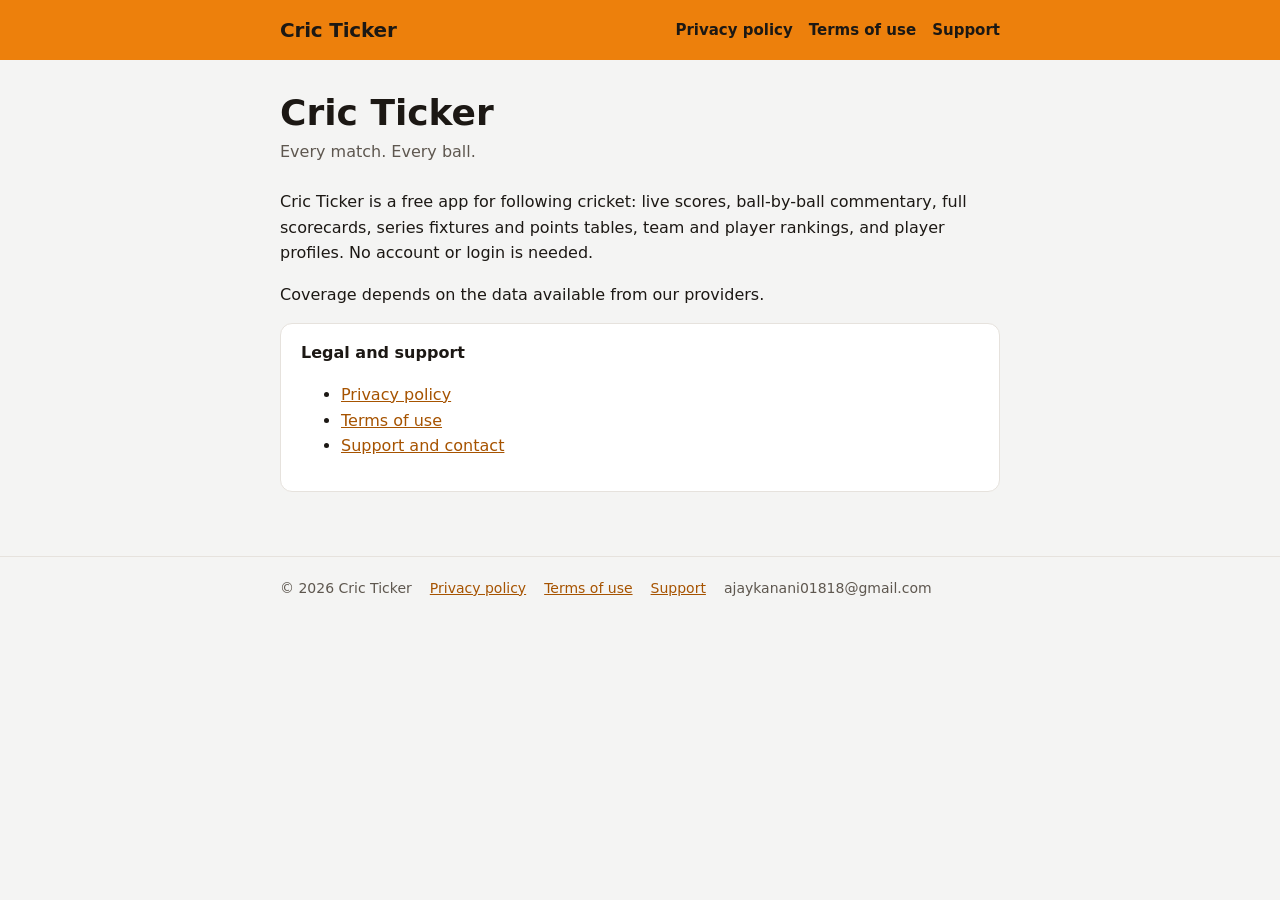
<file: index.html>
<!doctype html><html lang="en"><head><meta charset="utf-8"><meta name="viewport" content="width=device-width,initial-scale=1,viewport-fit=cover"><title>Cric Ticker</title><meta name="description" content="Cric Ticker: live cricket scores, ball-by-ball commentary, scorecards, series and rankings."><link rel="stylesheet" href="style.css"></head><body>
<header><div class="in"><a class="brand" href="./">Cric Ticker</a><nav><a href="privacy-policy.html">Privacy policy</a><a href="terms.html">Terms of use</a><a href="support.html">Support</a></nav></div></header><main>
<h1>Cric Ticker</h1>
<p class="meta">Every match. Every ball.</p>
<p>Cric Ticker is a free app for following cricket: live scores, ball-by-ball commentary, full scorecards, series fixtures and points tables, team and player rankings, and player profiles. No account or login is needed.</p>
<p>Coverage depends on the data available from our providers.</p>
<div class="card"><b>Legal and support</b><ul><li><a href="privacy-policy.html">Privacy policy</a></li><li><a href="terms.html">Terms of use</a></li><li><a href="support.html">Support and contact</a></li></ul></div>
</main><footer><div class="in"><span>© 2026 Cric Ticker</span><a href="privacy-policy.html">Privacy policy</a><a href="terms.html">Terms of use</a><a href="support.html">Support</a><span>ajaykanani01818@gmail.com</span></div></footer></body></html>
</file>
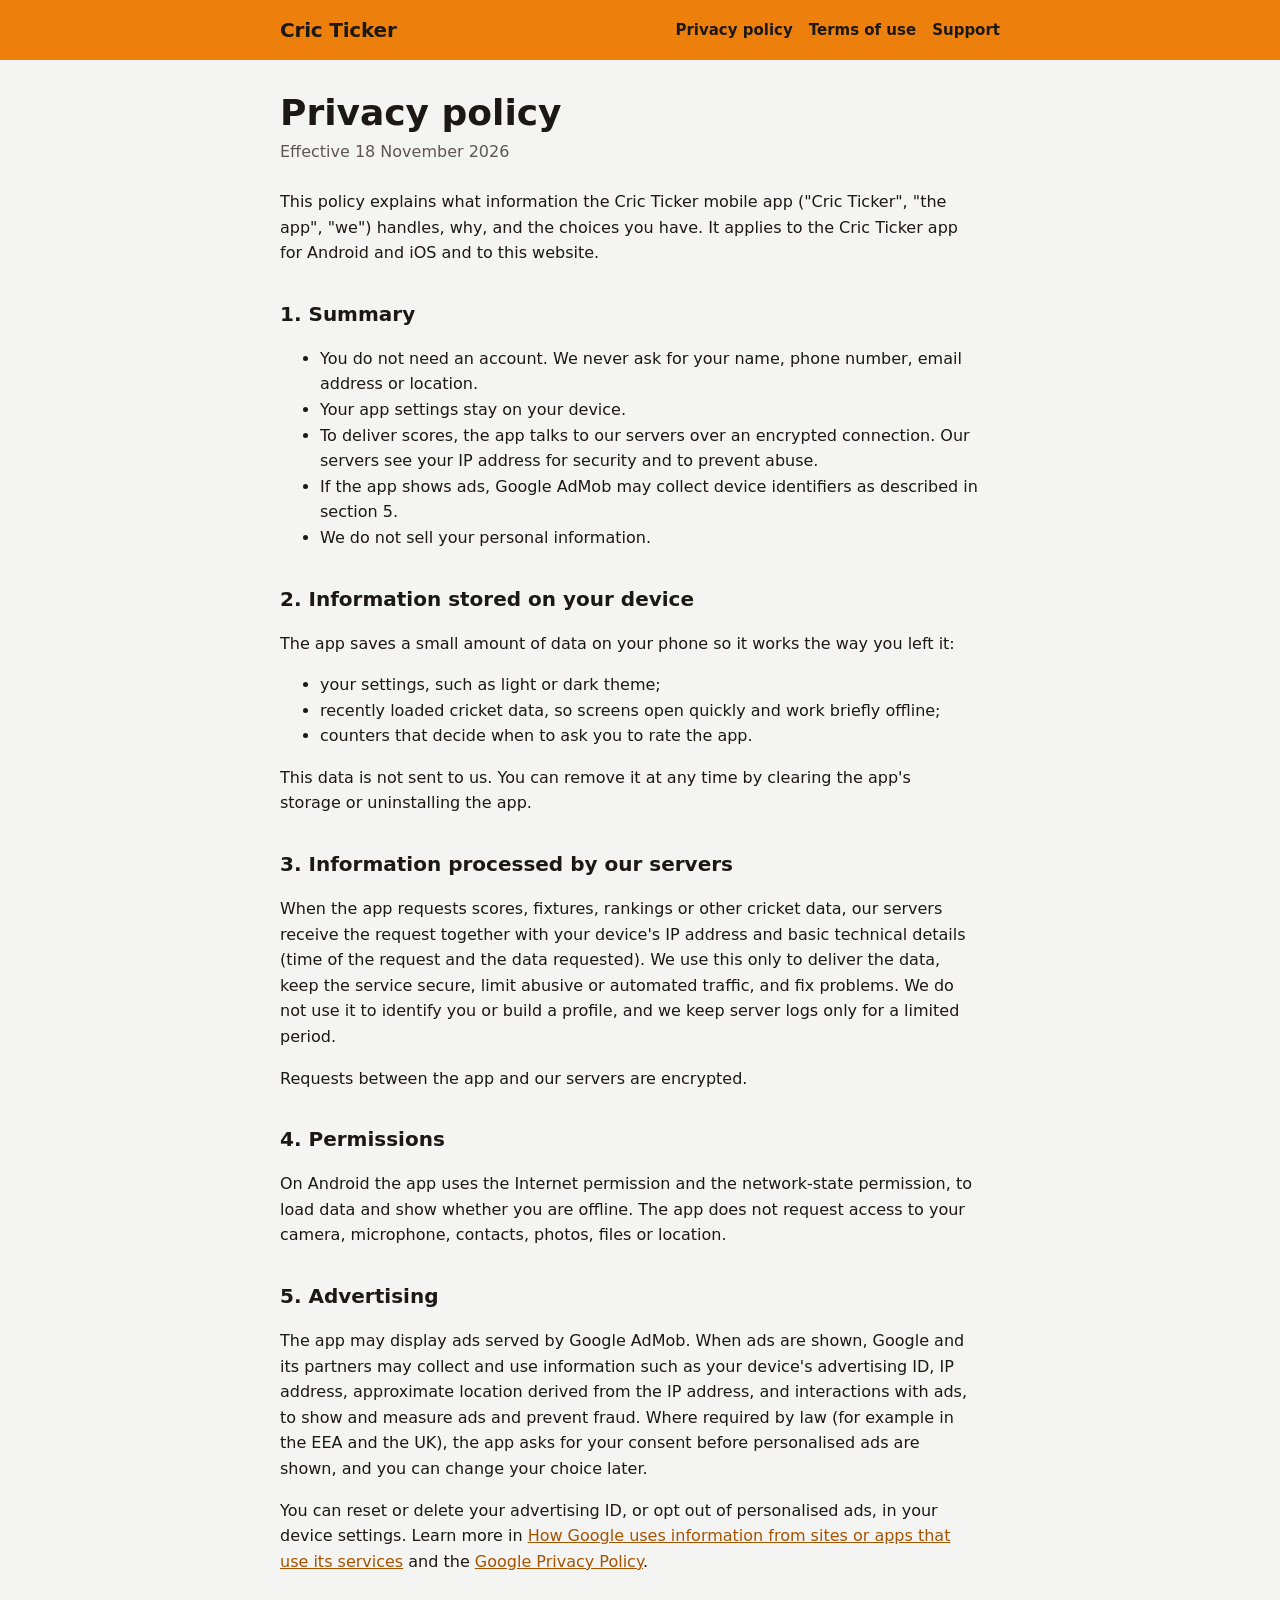
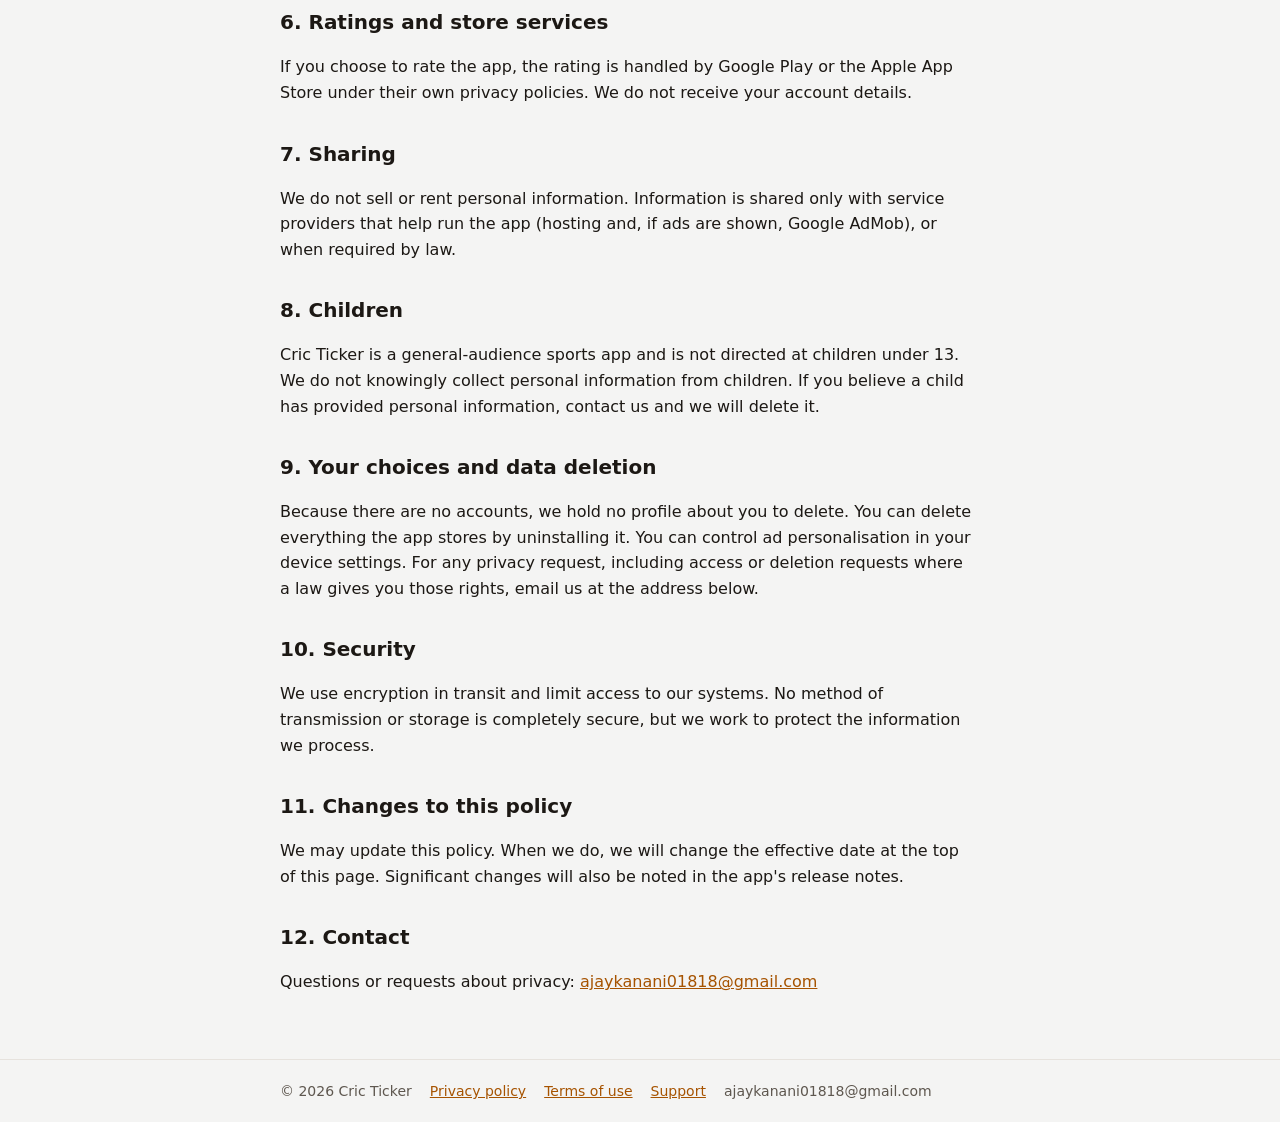
<file: privacy-policy.html>
<!doctype html><html lang="en"><head><meta charset="utf-8"><meta name="viewport" content="width=device-width,initial-scale=1,viewport-fit=cover"><title>Privacy policy · Cric Ticker</title><meta name="description" content="How the Cric Ticker app handles information."><link rel="stylesheet" href="style.css"></head><body>
<header><div class="in"><a class="brand" href="./">Cric Ticker</a><nav><a href="privacy-policy.html">Privacy policy</a><a href="terms.html">Terms of use</a><a href="support.html">Support</a></nav></div></header><main>
<h1>Privacy policy</h1>
<p class="meta">Effective 18 November 2026</p>
<p>This policy explains what information the Cric Ticker mobile app ("Cric Ticker", "the app", "we") handles, why, and the choices you have. It applies to the Cric Ticker app for Android and iOS and to this website.</p>

<h2>1. Summary</h2>
<ul>
<li>You do not need an account. We never ask for your name, phone number, email address or location.</li>
<li>Your app settings stay on your device.</li>
<li>To deliver scores, the app talks to our servers over an encrypted connection. Our servers see your IP address for security and to prevent abuse.</li>
<li>If the app shows ads, Google AdMob may collect device identifiers as described in section 5.</li>
<li>We do not sell your personal information.</li>
</ul>

<h2>2. Information stored on your device</h2>
<p>The app saves a small amount of data on your phone so it works the way you left it:</p>
<ul>
<li>your settings, such as light or dark theme;</li>
<li>recently loaded cricket data, so screens open quickly and work briefly offline;</li>
<li>counters that decide when to ask you to rate the app.</li>
</ul>
<p>This data is not sent to us. You can remove it at any time by clearing the app's storage or uninstalling the app.</p>

<h2>3. Information processed by our servers</h2>
<p>When the app requests scores, fixtures, rankings or other cricket data, our servers receive the request together with your device's IP address and basic technical details (time of the request and the data requested). We use this only to deliver the data, keep the service secure, limit abusive or automated traffic, and fix problems. We do not use it to identify you or build a profile, and we keep server logs only for a limited period.</p>
<p>Requests between the app and our servers are encrypted.</p>

<h2>4. Permissions</h2>
<p>On Android the app uses the Internet permission and the network-state permission, to load data and show whether you are offline. The app does not request access to your camera, microphone, contacts, photos, files or location.</p>

<h2>5. Advertising</h2>
<p>The app may display ads served by Google AdMob. When ads are shown, Google and its partners may collect and use information such as your device's advertising ID, IP address, approximate location derived from the IP address, and interactions with ads, to show and measure ads and prevent fraud. Where required by law (for example in the EEA and the UK), the app asks for your consent before personalised ads are shown, and you can change your choice later.</p>
<p>You can reset or delete your advertising ID, or opt out of personalised ads, in your device settings. Learn more in <a href="https://policies.google.com/technologies/ads">How Google uses information from sites or apps that use its services</a> and the <a href="https://policies.google.com/privacy">Google Privacy Policy</a>.</p>

<h2>6. Ratings and store services</h2>
<p>If you choose to rate the app, the rating is handled by Google Play or the Apple App Store under their own privacy policies. We do not receive your account details.</p>

<h2>7. Sharing</h2>
<p>We do not sell or rent personal information. Information is shared only with service providers that help run the app (hosting and, if ads are shown, Google AdMob), or when required by law.</p>

<h2>8. Children</h2>
<p>Cric Ticker is a general-audience sports app and is not directed at children under 13. We do not knowingly collect personal information from children. If you believe a child has provided personal information, contact us and we will delete it.</p>

<h2>9. Your choices and data deletion</h2>
<p>Because there are no accounts, we hold no profile about you to delete. You can delete everything the app stores by uninstalling it. You can control ad personalisation in your device settings. For any privacy request, including access or deletion requests where a law gives you those rights, email us at the address below.</p>

<h2>10. Security</h2>
<p>We use encryption in transit and limit access to our systems. No method of transmission or storage is completely secure, but we work to protect the information we process.</p>

<h2>11. Changes to this policy</h2>
<p>We may update this policy. When we do, we will change the effective date at the top of this page. Significant changes will also be noted in the app's release notes.</p>

<h2>12. Contact</h2>
<p>Questions or requests about privacy: <a href="mailto:ajaykanani01818@gmail.com">ajaykanani01818@gmail.com</a></p>
</main><footer><div class="in"><span>© 2026 Cric Ticker</span><a href="privacy-policy.html">Privacy policy</a><a href="terms.html">Terms of use</a><a href="support.html">Support</a><span>ajaykanani01818@gmail.com</span></div></footer></body></html>
</file>
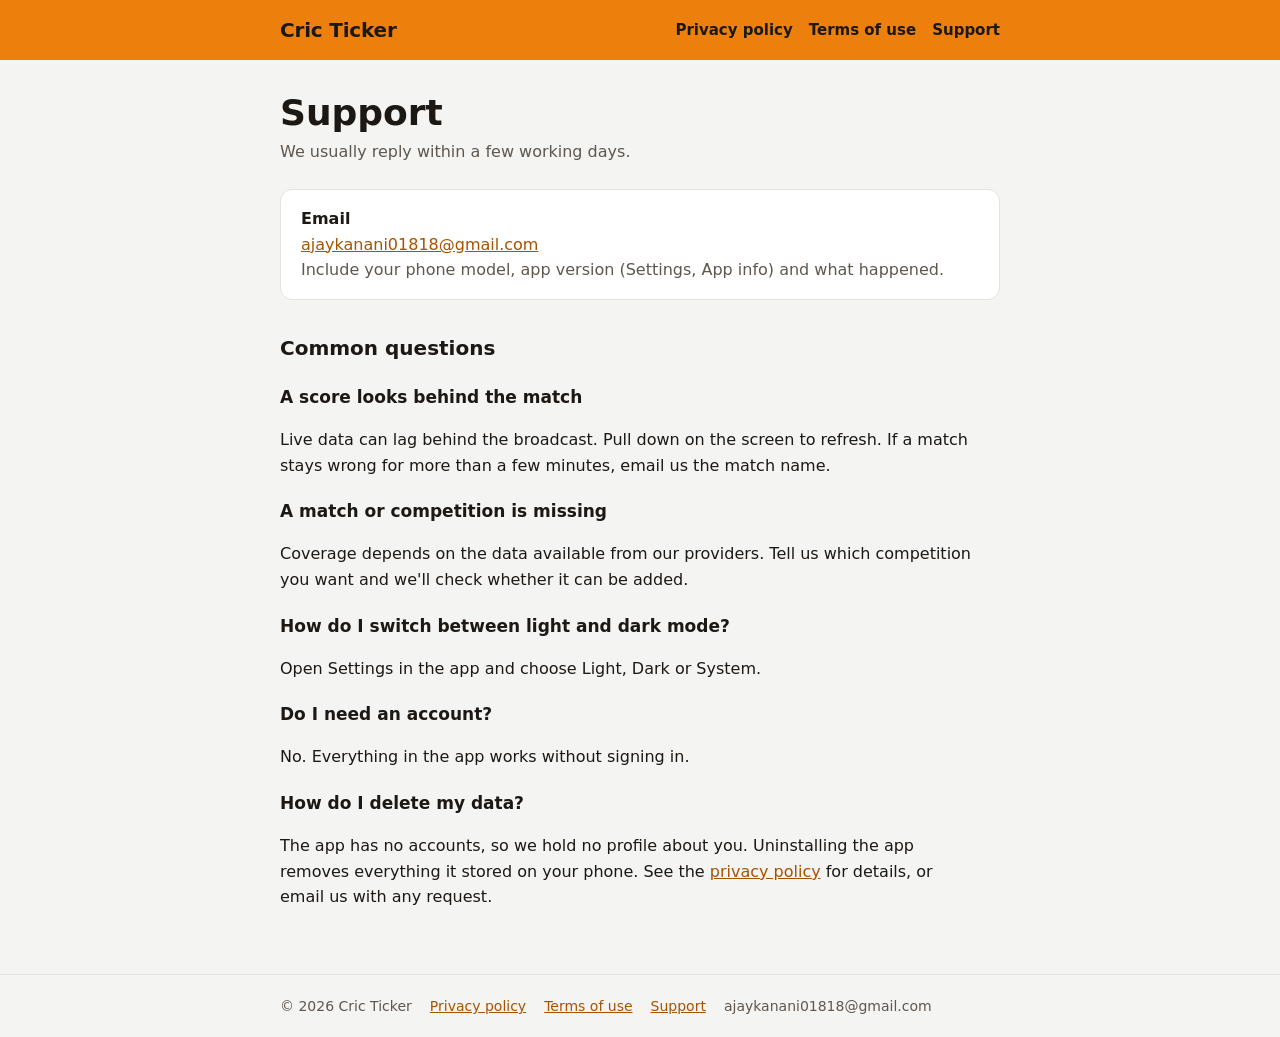
<file: support.html>
<!doctype html><html lang="en"><head><meta charset="utf-8"><meta name="viewport" content="width=device-width,initial-scale=1,viewport-fit=cover"><title>Support · Cric Ticker</title><meta name="description" content="Get help with the Cric Ticker app."><link rel="stylesheet" href="style.css"></head><body>
<header><div class="in"><a class="brand" href="./">Cric Ticker</a><nav><a href="privacy-policy.html">Privacy policy</a><a href="terms.html">Terms of use</a><a href="support.html">Support</a></nav></div></header><main>
<h1>Support</h1>
<p class="meta">We usually reply within a few working days.</p>
<div class="card"><b>Email</b><br><a href="mailto:ajaykanani01818@gmail.com">ajaykanani01818@gmail.com</a><br><span style="color:var(--muted)">Include your phone model, app version (Settings, App info) and what happened.</span></div>

<h2>Common questions</h2>
<h3>A score looks behind the match</h3>
<p>Live data can lag behind the broadcast. Pull down on the screen to refresh. If a match stays wrong for more than a few minutes, email us the match name.</p>
<h3>A match or competition is missing</h3>
<p>Coverage depends on the data available from our providers. Tell us which competition you want and we'll check whether it can be added.</p>
<h3>How do I switch between light and dark mode?</h3>
<p>Open Settings in the app and choose Light, Dark or System.</p>
<h3>Do I need an account?</h3>
<p>No. Everything in the app works without signing in.</p>
<h3>How do I delete my data?</h3>
<p>The app has no accounts, so we hold no profile about you. Uninstalling the app removes everything it stored on your phone. See the <a href="privacy-policy.html">privacy policy</a> for details, or email us with any request.</p>
</main><footer><div class="in"><span>© 2026 Cric Ticker</span><a href="privacy-policy.html">Privacy policy</a><a href="terms.html">Terms of use</a><a href="support.html">Support</a><span>ajaykanani01818@gmail.com</span></div></footer></body></html>
</file>
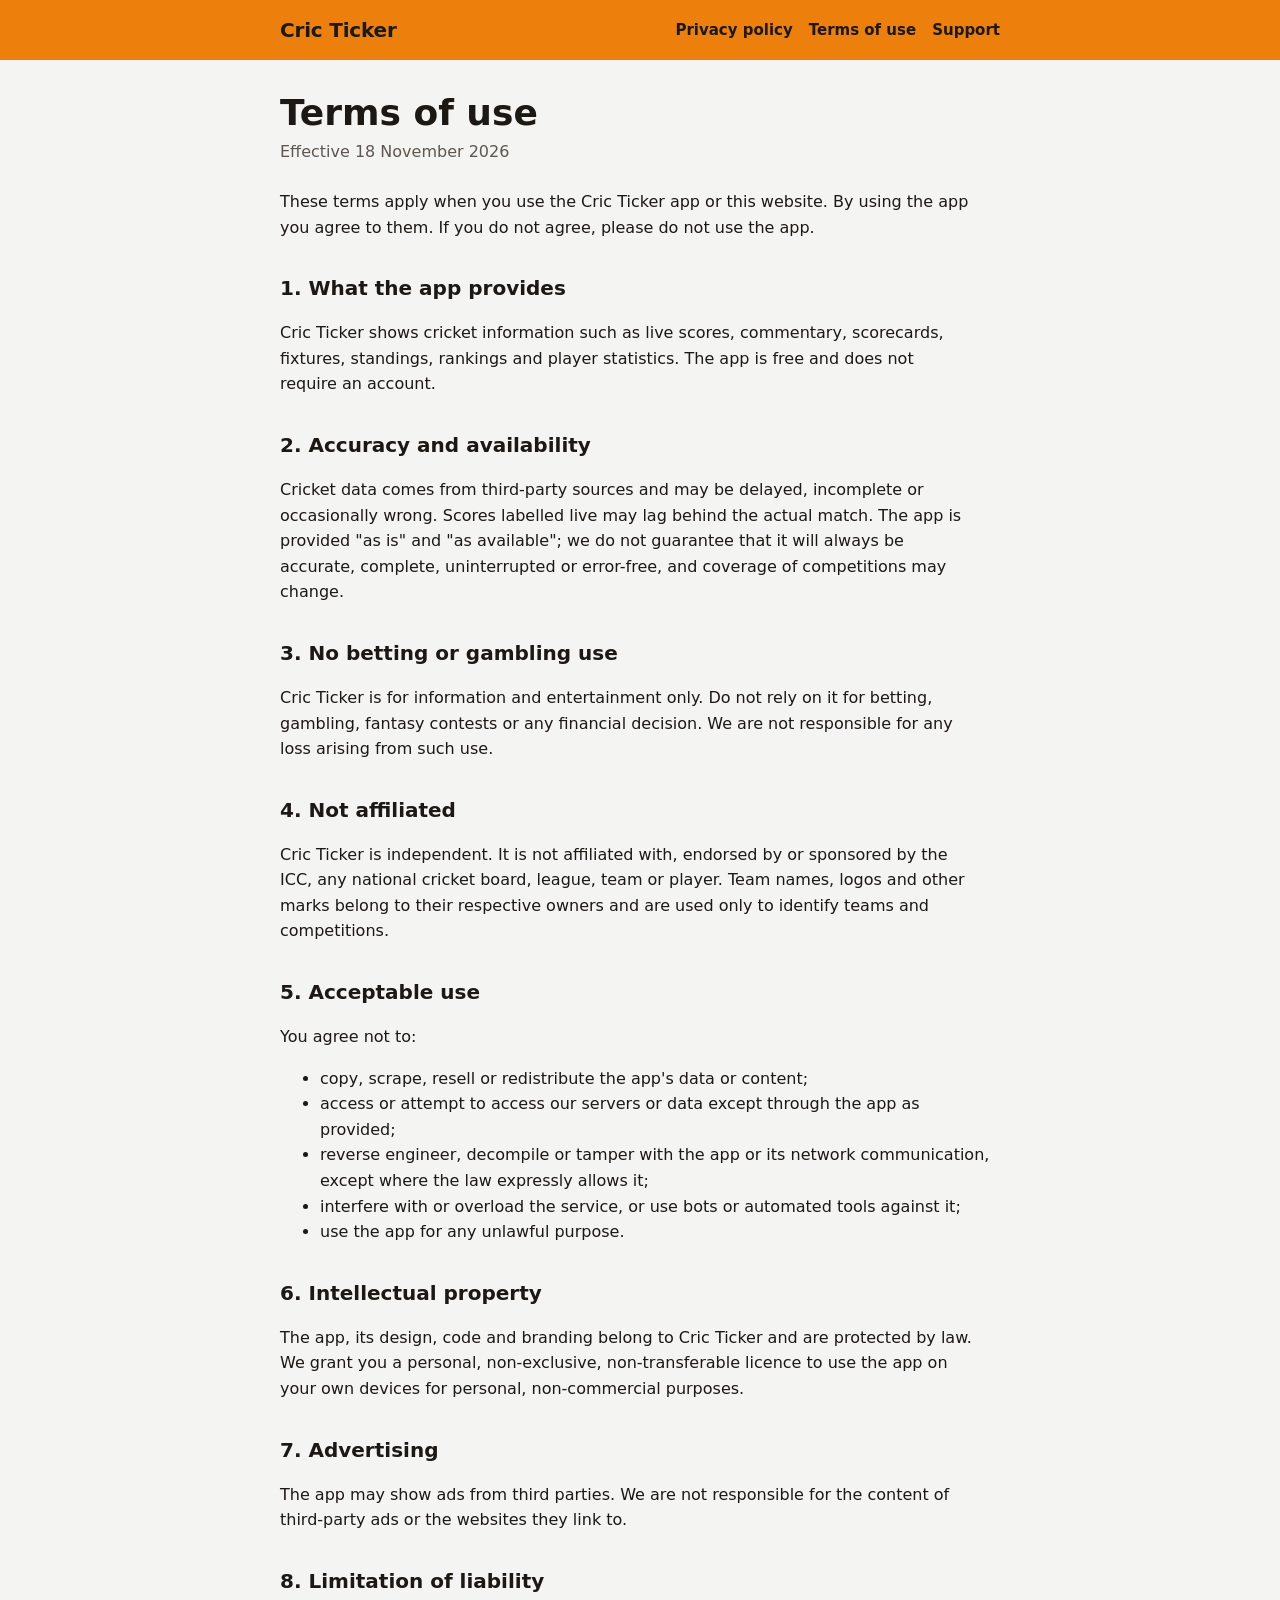
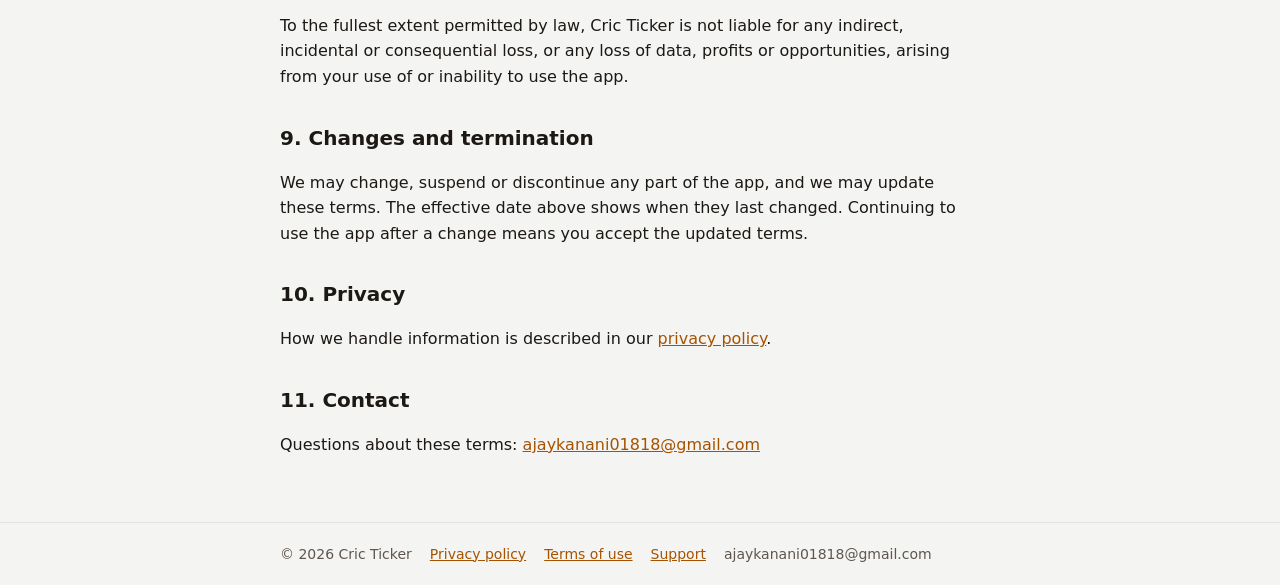
<file: terms.html>
<!doctype html><html lang="en"><head><meta charset="utf-8"><meta name="viewport" content="width=device-width,initial-scale=1,viewport-fit=cover"><title>Terms of use · Cric Ticker</title><meta name="description" content="Terms for using the Cric Ticker app."><link rel="stylesheet" href="style.css"></head><body>
<header><div class="in"><a class="brand" href="./">Cric Ticker</a><nav><a href="privacy-policy.html">Privacy policy</a><a href="terms.html">Terms of use</a><a href="support.html">Support</a></nav></div></header><main>
<h1>Terms of use</h1>
<p class="meta">Effective 18 November 2026</p>
<p>These terms apply when you use the Cric Ticker app or this website. By using the app you agree to them. If you do not agree, please do not use the app.</p>

<h2>1. What the app provides</h2>
<p>Cric Ticker shows cricket information such as live scores, commentary, scorecards, fixtures, standings, rankings and player statistics. The app is free and does not require an account.</p>

<h2>2. Accuracy and availability</h2>
<p>Cricket data comes from third-party sources and may be delayed, incomplete or occasionally wrong. Scores labelled live may lag behind the actual match. The app is provided "as is" and "as available"; we do not guarantee that it will always be accurate, complete, uninterrupted or error-free, and coverage of competitions may change.</p>

<h2>3. No betting or gambling use</h2>
<p>Cric Ticker is for information and entertainment only. Do not rely on it for betting, gambling, fantasy contests or any financial decision. We are not responsible for any loss arising from such use.</p>

<h2>4. Not affiliated</h2>
<p>Cric Ticker is independent. It is not affiliated with, endorsed by or sponsored by the ICC, any national cricket board, league, team or player. Team names, logos and other marks belong to their respective owners and are used only to identify teams and competitions.</p>

<h2>5. Acceptable use</h2>
<p>You agree not to:</p>
<ul>
<li>copy, scrape, resell or redistribute the app's data or content;</li>
<li>access or attempt to access our servers or data except through the app as provided;</li>
<li>reverse engineer, decompile or tamper with the app or its network communication, except where the law expressly allows it;</li>
<li>interfere with or overload the service, or use bots or automated tools against it;</li>
<li>use the app for any unlawful purpose.</li>
</ul>

<h2>6. Intellectual property</h2>
<p>The app, its design, code and branding belong to Cric Ticker and are protected by law. We grant you a personal, non-exclusive, non-transferable licence to use the app on your own devices for personal, non-commercial purposes.</p>

<h2>7. Advertising</h2>
<p>The app may show ads from third parties. We are not responsible for the content of third-party ads or the websites they link to.</p>

<h2>8. Limitation of liability</h2>
<p>To the fullest extent permitted by law, Cric Ticker is not liable for any indirect, incidental or consequential loss, or any loss of data, profits or opportunities, arising from your use of or inability to use the app.</p>

<h2>9. Changes and termination</h2>
<p>We may change, suspend or discontinue any part of the app, and we may update these terms. The effective date above shows when they last changed. Continuing to use the app after a change means you accept the updated terms.</p>

<h2>10. Privacy</h2>
<p>How we handle information is described in our <a href="privacy-policy.html">privacy policy</a>.</p>

<h2>11. Contact</h2>
<p>Questions about these terms: <a href="mailto:ajaykanani01818@gmail.com">ajaykanani01818@gmail.com</a></p>
</main><footer><div class="in"><span>© 2026 Cric Ticker</span><a href="privacy-policy.html">Privacy policy</a><a href="terms.html">Terms of use</a><a href="support.html">Support</a><span>ajaykanani01818@gmail.com</span></div></footer></body></html>
</file>
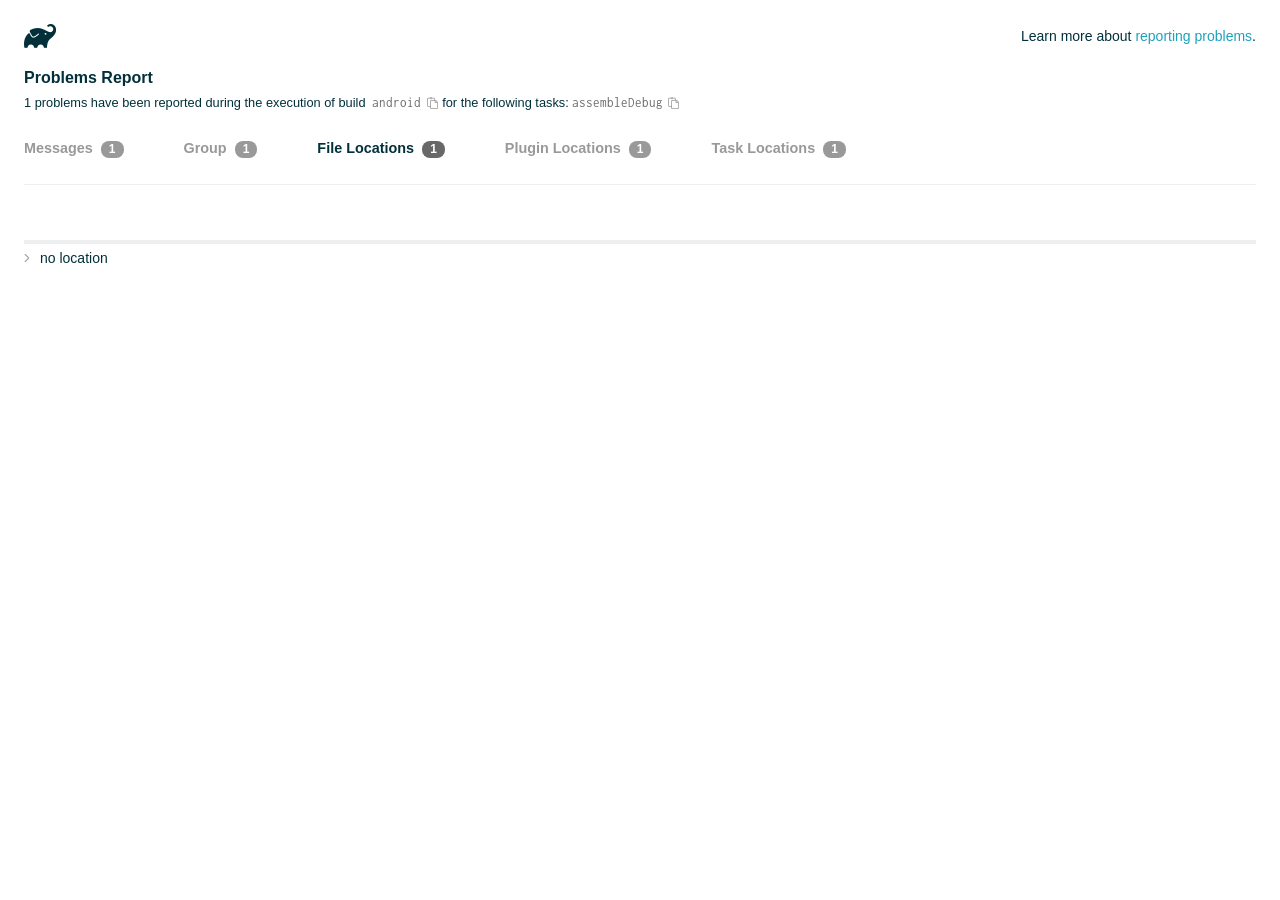
<file: android/build/reports/problems/problems-report.html>
<!DOCTYPE html>

<html lang="en">
<head>
    <!-- Required meta tags -->
    <meta charset="utf-8">
    <meta name="viewport" content="width=device-width, initial-scale=1, shrink-to-fit=no">

                    <style type="text/css">
                /*! normalize.css v7.0.0 | MIT License | github.com/necolas/normalize.css */
html {
    line-height: 1.15;
    -ms-text-size-adjust: 100%;
    -webkit-text-size-adjust: 100%
}

body {
    margin: 0
}

article, aside, footer, header, nav, section {
    display: block
}

h1 {
    font-size: 2em;
    margin: .67em 0
}

figcaption, figure, main {
    display: block
}

figure {
    margin: 1em 40px
}

hr {
    box-sizing: content-box;
    height: 0;
    overflow: visible
}

pre {
    font-family: monospace, monospace;
    font-size: 1em
}

a {
    background-color: transparent;
    -webkit-text-decoration-skip: objects
}

abbr[title] {
    border-bottom: none;
    text-decoration: underline;
    text-decoration: underline dotted
}

b, strong {
    font-weight: inherit
}

b, strong {
    font-weight: bolder
}

code, kbd, samp {
    font-family: monospace, monospace;
    font-size: 1em
}

dfn {
    font-style: italic
}

mark {
    background-color: #ff0;
    color: #000
}

small {
    font-size: 80%
}

sub, sup {
    font-size: 75%;
    line-height: 0;
    position: relative;
    vertical-align: baseline
}

sub {
    bottom: -.25em
}

sup {
    top: -.5em
}

audio, video {
    display: inline-block
}

audio:not([controls]) {
    display: none;
    height: 0
}

img {
    border-style: none
}

svg:not(:root) {
    overflow: hidden
}

button, input, optgroup, select, textarea {
    font-family: sans-serif;
    font-size: 100%;
    line-height: 1.15;
    margin: 0
}

button, input {
    overflow: visible
}

button, select {
    text-transform: none
}

[type=reset], [type=submit], button, html [type=button] {
    -webkit-appearance: button
}

[type=button]::-moz-focus-inner, [type=reset]::-moz-focus-inner, [type=submit]::-moz-focus-inner, button::-moz-focus-inner {
    border-style: none;
    padding: 0
}

[type=button]:-moz-focusring, [type=reset]:-moz-focusring, [type=submit]:-moz-focusring, button:-moz-focusring {
    outline: 1px dotted ButtonText
}

fieldset {
    padding: .35em .75em .625em
}

legend {
    box-sizing: border-box;
    color: inherit;
    display: table;
    max-width: 100%;
    padding: 0;
    white-space: normal
}

progress {
    display: inline-block;
    vertical-align: baseline
}

textarea {
    overflow: auto
}

[type=checkbox], [type=radio] {
    box-sizing: border-box;
    padding: 0
}

[type=number]::-webkit-inner-spin-button, [type=number]::-webkit-outer-spin-button {
    height: auto
}

[type=search] {
    -webkit-appearance: textfield;
    outline-offset: -2px
}

[type=search]::-webkit-search-cancel-button, [type=search]::-webkit-search-decoration {
    -webkit-appearance: none
}

::-webkit-file-upload-button {
    -webkit-appearance: button;
    font: inherit
}

details, menu {
    display: block
}

summary {
    display: list-item
}

canvas {
    display: inline-block
}

template {
    display: none
}

[hidden] {
    display: none
}

/* configuration cache styles */

.report-wrapper {
    margin: 0;
    padding: 0 24px;
}

.gradle-logo {
    width: 32px;
    height: 24px;
    background-image: url("[data-uri]");
    background-size: contain;
}

.header {
    display: flex;
    flex-wrap: wrap;
    position: fixed;
    top: 0;
    left: 0;
    width: 100%;
    padding: 24px 24px 0 24px;
    background-color: white;
    z-index: 1;
}

.learn-more {
    margin-left: auto;
    align-self: center;
    font-size: 0.875rem;
    font-weight: normal;
}

.title {
    display: flex;
    align-items: center;
    padding: 18px 0 24px 0;
    flex: 1 0 100%;
}

.content {
    font-size: 0.875rem;
    padding: 240px 0 48px;
    overflow-x: auto;
    white-space: nowrap;
}

.content ol:first-of-type {
    margin: 0;
}

.tree-btn {
    cursor: pointer;
    display: inline-block;
    width: 16px;
    height: 16px;
    background-size: contain;
    background-repeat: no-repeat;
    vertical-align: middle;
    margin-top: -0.2em;
}

.tree-btn.collapsed {
    background-image: url('data:image/svg+xml;utf8,<svg xmlns="http://www.w3.org/2000/svg" viewBox="0 0 192 512"><path d="M166.9 264.5l-117.8 116c-4.7 4.7-12.3 4.7-17 0l-7.1-7.1c-4.7-4.7-4.7-12.3 0-17L127.3 256 25.1 155.6c-4.7-4.7-4.7-12.3 0-17l7.1-7.1c4.7-4.7 12.3-4.7 17 0l117.8 116c4.6 4.7 4.6 12.3-.1 17z" fill="%23999999" stroke="%23999999"/></svg>');
}

.tree-btn.expanded {
    background-image: url('data:image/svg+xml;utf8,<svg xmlns="http://www.w3.org/2000/svg" viewBox="0 0 256 512"><path d="M119.5 326.9L3.5 209.1c-4.7-4.7-4.7-12.3 0-17l7.1-7.1c4.7-4.7 12.3-4.7 17 0L128 287.3l100.4-102.2c4.7-4.7 12.3-4.7 17 0l7.1 7.1c4.7 4.7 4.7 12.3 0 17L136.5 327c-4.7 4.6-12.3 4.6-17-.1z" fill="%23999999" stroke="%23999999"/></svg>');
}

ul .tree-btn {
    margin-right: 3px;
}

.leaf-icon {
    display: inline-block;
    width: 16px;
    height: 16px;
    background-image: url('data:image/svg+xml;utf8,<svg xmlns="http://www.w3.org/2000/svg" viewBox="0 0 256 512"><path d="M32 256 H224" stroke="%23999999" stroke-width="48" stroke-linecap="round"/></svg>');
    background-size: contain;
    background-repeat: no-repeat;
    vertical-align: middle;
    margin-top: -0.2em;
}

.invisible-text {
    user-select: all; /* Allow the text to be selectable */
    color: transparent; /* Hide the text */
    text-indent: -9999px; /* Move the text out of view */
    position: relative;
    white-space: pre; /* Preserve meaningful whitespace in the invisible text for copying */
}

.text-for-copy {
    display: inline-block;
}

.enum-icon {
    display: inline-block;
    width: 16px;
    height: 16px;
    background-image: url('data:image/svg+xml;utf8,<svg xmlns="http://www.w3.org/2000/svg" viewBox="0 0 1024 1024"><circle cx="512" cy="512" r="200" /></svg>');
    background-size: contain;
    background-repeat: no-repeat;
    vertical-align: middle;
    margin-inline-start: 0.5ex;
    margin-inline-end: 0.5ex;
    margin-top: -0.2em;
}

.error-icon {
    display: inline-block;
    width: 16px;
    height: 16px;
    background-image: url('data:image/svg+xml;utf8,<svg xmlns="http://www.w3.org/2000/svg" viewBox="0 0 320 512"><path d="M193.94 256L296.5 153.44l21.15-21.15c3.12-3.12 3.12-8.19 0-11.31l-22.63-22.63c-3.12-3.12-8.19-3.12-11.31 0L160 222.06 36.29 98.34c-3.12-3.12-8.19-3.12-11.31 0L2.34 120.97c-3.12 3.12-3.12 8.19 0 11.31L126.06 256 2.34 379.71c-3.12 3.12-3.12 8.19 0 11.31l22.63 22.63c3.12 3.12 8.19 3.12 11.31 0L160 289.94 262.56 392.5l21.15 21.15c3.12 3.12 8.19 3.12 11.31 0l22.63-22.63c3.12-3.12 3.12-8.19 0-11.31L193.94 256z" fill="%23FC461E" stroke="%23FC461E"/></svg>');
    background-size: contain;
    background-repeat: no-repeat;
    vertical-align: middle;
    margin-inline-start: 0.5ex;
    margin-inline-end: 0.5ex;
    margin-top: -0.2em;
}

.advice-icon {
    display: inline-block;
    width: 16px;
    height: 16px;
    background-image: url('data:image/svg+xml;utf8,<svg width="800px" height="800px" viewBox="-4.93 0 122.88 122.88" version="1.1" id="Layer_1" xmlns="http://www.w3.org/2000/svg" xmlns:xlink="http://www.w3.org/1999/xlink"  style="enable-background:new 0 0 113.01 122.88" xml:space="preserve"><g><path d="M44.13,102.06c-1.14,0.03-2.14-0.81-2.3-1.96c-0.17-1.2,0.64-2.31,1.82-2.54c-1.3-7.37-4.85-11.43-8.6-15.72 c-2.92-3.34-5.95-6.81-8.34-11.92c-2.35-5.03-3.64-10.23-3.6-15.63c0.05-5.4,1.42-10.96,4.4-16.71c0.02-0.04,0.04-0.07,0.06-0.11 l0,0c3.91-6.62,9.38-11.04,15.47-13.52c5.11-2.09,10.66-2.8,16.1-2.3c5.42,0.5,10.73,2.2,15.37,4.94 c5.9,3.49,10.75,8.67,13.42,15.21c1.44,3.54,2.42,7.49,2.54,11.82c0.12,4.31-0.62,8.96-2.61,13.88 c-2.66,6.59-6.18,10.68-9.47,14.51c-3.03,3.53-5.85,6.81-7.42,11.84c0.89,0.21,1.59,0.94,1.73,1.9c0.17,1.24-0.7,2.39-1.94,2.56 l-0.77,0.11c-0.14,1.09-0.23,2.26-0.27,3.51l0.25-0.04c1.24-0.17,2.39,0.7,2.56,1.94c0.17,1.24-0.7,2.39-1.94,2.56l-0.78,0.11 c0.01,0.15,0.02,0.3,0.03,0.45l0,0c0.07,0.88,0.08,1.73,0.03,2.54l0.13-0.02c1.25-0.15,2.38,0.74,2.54,1.98 c0.15,1.25-0.74,2.38-1.98,2.54l-1.68,0.21c-1.2,3.11-3.34,5.48-5.87,6.94c-1.74,1.01-3.67,1.59-5.61,1.71 c-1.97,0.12-3.96-0.25-5.78-1.13c-2.08-1.02-3.94-2.71-5.29-5.14c-0.65-0.33-1.13-0.97-1.23-1.75c-0.04-0.31-0.01-0.61,0.07-0.89 c-0.39-1.16-0.68-2.43-0.87-3.83l-0.07,0.01c-1.24,0.17-2.39-0.7-2.56-1.94c-0.17-1.24,0.7-2.39,1.94-2.56l0.54-0.08 C44.19,104.32,44.18,103.16,44.13,102.06L44.13,102.06z M2.18,58.86C1.01,58.89,0.04,57.98,0,56.81c-0.04-1.17,0.88-2.14,2.05-2.18 l8.7-0.3c1.17-0.04,2.14,0.88,2.18,2.05c0.04,1.17-0.88,2.14-2.05,2.18L2.18,58.86L2.18,58.86z M110.68,50.25 c1.16-0.12,2.2,0.73,2.32,1.89c0.12,1.16-0.73,2.2-1.89,2.32l-8.66,0.91c-1.16,0.12-2.2-0.73-2.32-1.89 c-0.12-1.16,0.73-2.2,1.89-2.32L110.68,50.25L110.68,50.25z M94.91,14.78c0.65-0.97,1.96-1.23,2.93-0.58 c0.97,0.65,1.23,1.96,0.58,2.93l-4.84,7.24c-0.65,0.97-1.96,1.23-2.93,0.58c-0.97-0.65-1.23-1.96-0.58-2.93L94.91,14.78 L94.91,14.78z M57.63,2.06c0.03-1.17,1-2.09,2.16-2.06c1.17,0.03,2.09,1,2.06,2.16l-0.22,8.7c-0.03,1.17-1,2.09-2.16,2.06 c-1.17-0.03-2.09-1-2.06-2.16L57.63,2.06L57.63,2.06z M13.88,15.53c-0.86-0.8-0.9-2.14-0.11-2.99c0.8-0.86,2.14-0.9,2.99-0.11 l6.37,5.94c0.86,0.8,0.9,2.14,0.11,2.99c-0.8,0.86-2.14,0.9-2.99,0.11L13.88,15.53L13.88,15.53z M47.88,96.95l18.49-2.63 c1.59-6.7,5.05-10.73,8.8-15.08c3.08-3.58,6.36-7.4,8.76-13.34c1.76-4.35,2.41-8.43,2.31-12.19c-0.1-3.75-0.96-7.21-2.24-10.34 c-2.3-5.63-6.51-10.11-11.65-13.15c-4.11-2.43-8.8-3.94-13.59-4.37c-4.77-0.44-9.64,0.19-14.13,2.02 c-5.26,2.15-9.99,5.97-13.39,11.72c-2.64,5.12-3.86,10.02-3.9,14.73c-0.04,4.74,1.11,9.33,3.2,13.8c2.13,4.56,4.97,7.8,7.69,10.92 C42.47,83.9,46.48,88.49,47.88,96.95L47.88,96.95z M65.62,99.02l-17.27,2.45c0.05,1.1,0.07,2.25,0.05,3.47l17.05-2.42 C65.47,101.29,65.52,100.12,65.62,99.02L65.62,99.02z M48.49,109.52c0.12,0.92,0.3,1.76,0.53,2.54l16.55-2.04 c0.11-0.86,0.13-1.77,0.05-2.74l0,0l0-0.02l-0.01-0.17L48.49,109.52L48.49,109.52z M51.37,116.36c0.64,0.67,1.35,1.19,2.1,1.55 c1.15,0.56,2.42,0.79,3.67,0.72c1.29-0.08,2.57-0.47,3.74-1.15c1.1-0.64,2.09-1.53,2.88-2.65L51.37,116.36L51.37,116.36z"/></g></svg>');
    background-size: contain;
    background-repeat: no-repeat;
    vertical-align: middle;
    margin-inline-start: 0.5ex;
    margin-inline-end: 0.5ex;
    margin-top: -0.2em;
}

.warning-icon {
    display: inline-block;
    width: 13px;
    height: 13px;
    background-image: url('data:image/svg+xml;utf8,<svg xmlns="http://www.w3.org/2000/svg" viewBox="0 0 576 512"><path d="M270.2 160h35.5c3.4 0 6.1 2.8 6 6.2l-7.5 196c-.1 3.2-2.8 5.8-6 5.8h-20.5c-3.2 0-5.9-2.5-6-5.8l-7.5-196c-.1-3.4 2.6-6.2 6-6.2zM288 388c-15.5 0-28 12.5-28 28s12.5 28 28 28 28-12.5 28-28-12.5-28-28-28zm281.5 52L329.6 24c-18.4-32-64.7-32-83.2 0L6.5 440c-18.4 31.9 4.6 72 41.6 72H528c36.8 0 60-40 41.5-72zM528 480H48c-12.3 0-20-13.3-13.9-24l240-416c6.1-10.6 21.6-10.7 27.7 0l240 416c6.2 10.6-1.5 24-13.8 24z" fill="%23DEAD22" stroke="%23DEAD22"/></svg>');
    background-size: contain;
    background-repeat: no-repeat;
    vertical-align: middle;
    margin-inline-start: 0.3ex;
    margin-inline-end: 1.1ex;
    margin-top: -0.1em;
}

.documentation-button {
    cursor: pointer;
    display: inline-block;
    width: 13px;
    height: 13px;
    background-image: url('data:image/svg+xml;utf8,<svg xmlns="http://www.w3.org/2000/svg" viewBox="0 0 512 512"><path d="M256 340c-15.464 0-28 12.536-28 28s12.536 28 28 28 28-12.536 28-28-12.536-28-28-28zm7.67-24h-16c-6.627 0-12-5.373-12-12v-.381c0-70.343 77.44-63.619 77.44-107.408 0-20.016-17.761-40.211-57.44-40.211-29.144 0-44.265 9.649-59.211 28.692-3.908 4.98-11.054 5.995-16.248 2.376l-13.134-9.15c-5.625-3.919-6.86-11.771-2.645-17.177C185.658 133.514 210.842 116 255.67 116c52.32 0 97.44 29.751 97.44 80.211 0 67.414-77.44 63.849-77.44 107.408V304c0 6.627-5.373 12-12 12zM256 40c118.621 0 216 96.075 216 216 0 119.291-96.61 216-216 216-119.244 0-216-96.562-216-216 0-119.203 96.602-216 216-216m0-32C119.043 8 8 119.083 8 256c0 136.997 111.043 248 248 248s248-111.003 248-248C504 119.083 392.957 8 256 8z" fill="%23999999" stroke="%23999999"/></svg>');
    background-size: contain;
    background-repeat: no-repeat;
    vertical-align: middle;
    margin-inline-start: 0.5ex;
    margin-inline-end: 0.5ex;
    margin-top: -0.2em;
}

.documentation-button::selection {
    color: transparent;
}

.documentation-button:hover {
    color: transparent;
}

.copy-button {
    cursor: pointer;
    display: inline-block;
    width: 12px;
    height: 12px;
    background-image: url('data:image/svg+xml;utf8,<svg xmlns="http://www.w3.org/2000/svg" viewBox="0 0 448 512"><path d="M433.941 193.941l-51.882-51.882A48 48 0 0 0 348.118 128H320V80c0-26.51-21.49-48-48-48h-66.752C198.643 13.377 180.858 0 160 0s-38.643 13.377-45.248 32H48C21.49 32 0 53.49 0 80v288c0 26.51 21.49 48 48 48h80v48c0 26.51 21.49 48 48 48h224c26.51 0 48-21.49 48-48V227.882a48 48 0 0 0-14.059-33.941zm-22.627 22.627a15.888 15.888 0 0 1 4.195 7.432H352v-63.509a15.88 15.88 0 0 1 7.431 4.195l51.883 51.882zM160 30c9.941 0 18 8.059 18 18s-8.059 18-18 18-18-8.059-18-18 8.059-18 18-18zM48 384c-8.822 0-16-7.178-16-16V80c0-8.822 7.178-16 16-16h66.752c6.605 18.623 24.389 32 45.248 32s38.643-13.377 45.248-32H272c8.822 0 16 7.178 16 16v48H176c-26.51 0-48 21.49-48 48v208H48zm352 96H176c-8.822 0-16-7.178-16-16V176c0-8.822 7.178-16 16-16h144v72c0 13.2 10.8 24 24 24h72v208c0 8.822-7.178 16-16 16z" fill="%23999999" stroke="%23999999"/></svg>');
    background-size: contain;
    background-repeat: no-repeat;
    vertical-align: middle;
    margin-inline-start: 0.5ex;
    margin-top: -0.2em;
}

.groups{
    display: flex;
    border-bottom: 1px solid #EDEEEF;
    flex: 1 0 100%;
}

.uncategorized {
    display: flex;
    border-top: 4px solid #EDEEEF;
    flex: 1 0 100%;
}

.group-selector {
    padding: 0 52px 24px 0;
    font-size: 0.9rem;
    font-weight: bold;
    color: #999999;
    cursor: pointer;
}

.group-selector__count {
    margin: 0 8px;
    border-radius: 8px;
    background-color: #999;
    color: #fff;
    padding: 1px 8px 2px;
    font-size: 0.75rem;
}

.group-selector--active {
    color: #02303A;
    cursor: auto;
}

.group-selector--active .group-selector__count {
    background-color: #686868;
}

.group-selector--disabled {
    cursor: not-allowed;
}

.accordion-header {
    cursor: pointer;
}

.container {
    padding-left: 0.5em;
    padding-right: 0.5em;
}

.stacktrace {
    border-radius: 4px;
    overflow-x: auto;
    padding: 0.5rem;
    margin-bottom: 0;
    min-width: 1000px;
}

/* Lato (bold, regular) */
@font-face {
    font-display: swap;
    font-family: Lato;
    font-weight: 500;
    font-style: normal;
    src: url("https://assets.gradle.com/lato/fonts/lato-semibold/lato-semibold.woff2") format("woff2"),
    url("https://assets.gradle.com/lato/fonts/lato-semibold/lato-semibold.woff") format("woff");
}

@font-face {
    font-display: swap;
    font-family: Lato;
    font-weight: bold;
    font-style: normal;
    src: url("https://assets.gradle.com/lato/fonts/lato-bold/lato-bold.woff2") format("woff2"),
    url("https://assets.gradle.com/lato/fonts/lato-bold/lato-bold.woff") format("woff");
}

* {
    -webkit-box-sizing: border-box;
    -moz-box-sizing: border-box;
    box-sizing: border-box;
}

html,
body {
    margin: 0;
    padding: 0;
}

html {
    font-family: "Lato", "Helvetica Neue", Arial, sans-serif;
    font-size: 16px;
    font-weight: 400;
    line-height: 1.5;
}

body {
    color: #02303A;
    background-color: #ffffff;
    -webkit-text-size-adjust: 100%;
    -ms-text-size-adjust: 100%;
    -webkit-font-smoothing: antialiased;
}


/* typography */
h1, h2, h3, h4, h5, h6 {
    color: #02303A;
    text-rendering: optimizeLegibility;
    margin: 0;
}

h1 {
    font-size: 1rem;
}

h2 {
    font-size: 0.9rem;
}

h3 {
    font-size: 1.125rem;
}

h4, h5, h6 {
    font-size: 0.875rem;
}

h1 code {
    font-weight: bold;
}

ul, ol, dl {
    list-style-position: outside;
    line-height: 1.6;
    padding: 0;
    margin: 0 0 0 20px;
    list-style-type: none;
}

li {
    line-height: 2;
}

a {
    color: #1DA2BD;
    text-decoration: none;
    transition: all 0.3s ease, visibility 0s;
}

a:hover {
    color: #35c1e4;
}

/* code */
code, pre {
    font-family: Inconsolata, Monaco, "Courier New", monospace;
    font-style: normal;
    font-variant-ligatures: normal;
    font-variant-caps: normal;
    font-variant-numeric: normal;
    font-variant-east-asian: normal;
    font-weight: normal;
    font-stretch: normal;
    color: #686868;
}

*:not(pre) > code {
    letter-spacing: 0;
    padding: 0.1em 0.5ex;
    text-rendering: optimizeSpeed;
    word-spacing: -0.15em;
    word-wrap: break-word;
}

pre {
    font-size: 0.75rem;
    line-height: 1.8;
    margin-top: 0;
    margin-bottom: 1.5em;
    padding: 1rem;
}

pre code {
    background-color: transparent;
    color: inherit;
    line-height: 1.8;
    font-size: 100%;
    padding: 0;
}

a code {
    color: #1BA8CB;
}

pre.code, pre.programlisting, pre.screen, pre.tt {
    background-color: #f7f7f8;
    border-radius: 4px;
    font-size: 1em;
    line-height: 1.45;
    margin-bottom: 1.25em;
    overflow-x: auto;
    padding: 1rem;
}

li em, p em {
    padding: 0 1px;
}

code em, tt em {
    text-decoration: none;
}

code + .copy-button {
    margin-inline-start: 0.2ex;
}

.java-exception {
    font-size: 0.75rem;
    padding-left: 24px;
}

.java-exception ul {
    margin: 0;
    line-height: inherit;
}

.java-exception code {
    white-space: pre;
}

.java-exception-part-toggle {
    user-select: none;
    cursor: pointer;
    border-radius: 2px;
    padding: 0.1em 0.2em;
    background: azure;
    color: #686868;
}

                </style>
    <!-- Inconsolata is used as a default monospace font in the report. -->
    <link rel="stylesheet" href="https://fonts.googleapis.com/css?family=Inconsolata:400,700" />

    <title>Gradle Configuration Cache</title>
</head>
<body>

<div id="playground"></div>

<div class="report" id="report">
    Loading...
</div>

<script type="text/javascript">
function configurationCacheProblems() { return (
// begin-report-data
{"diagnostics":[{"locations":[{"pluginId":"kotlin-android"}],"problem":[{"text":"Deprecated 'org.jetbrains.kotlin.android' plugin usage"}],"severity":"WARNING","problemDetails":[{"text":"The 'org.jetbrains.kotlin.android' plugin in project ':app' is no longer required for Kotlin support since AGP 9.0."}],"contextualLabel":"Deprecated 'org.jetbrains.kotlin.android' plugin usage","documentationLink":"https://kotl.in/gradle/agp-built-in-kotlin","problemId":[{"name":"kgp:deprecation","displayName":"Kotlin Gradle Plugin Deprecation"},{"name":"kotlin","displayName":"Kotlin"},{"name":"deprecated-kotlin-android-plugin","displayName":"Deprecated 'org.jetbrains.kotlin.android' plugin usage"}],"solutions":[[{"text":"Remove both `android.builtInKotlin=true` and `android.newDsl=false` from `gradle.properties`, then migrate to built-in Kotlin."}]]}],"problemsReport":{"totalProblemCount":1,"buildName":"android","requestedTasks":"assembleDebug","documentationLink":"https://docs.gradle.org/9.1.0/userguide/reporting_problems.html","documentationLinkCaption":"Problem report","summaries":[]}}
// end-report-data
);}
</script>
                <script type="text/javascript">
                !function(n,t){"object"==typeof exports&&"object"==typeof module?module.exports=t():"function"==typeof define&&define.amd?define([],t):"object"==typeof exports?exports["configuration-cache-report"]=t():n["configuration-cache-report"]=t()}(this,(()=>(({70:function(){void 0===ArrayBuffer.isView&&(ArrayBuffer.isView=function(n){return null!=n&&null!=n.__proto__&&n.__proto__.__proto__===Int8Array.prototype.__proto__}),void 0===Math.imul&&(Math.imul=function(n,t){return(4294901760&n)*(65535&t)+(65535&n)*(0|t)|0}),this["configuration-cache-report"]=function(n){"use strict";var t,r,i,e,u,o,f,s,c,a,h,l,_,v,d,g,w,b,p,m,k,q,y,B,C,x,j,P,I,S,z,T,E,L,N,A,M,F,D,O,R,H,$,G,U,V,Q,Z,Y,W,K,X,J,nn,tn,rn,en,un,on,fn,sn,cn,an,hn,ln,_n,vn,dn,gn,wn,bn,pn,mn,kn,qn,yn,Bn,Cn,xn,jn,Pn,In,Sn,zn,Tn,En,Ln,Nn,An,Mn=Math.imul,Fn=ArrayBuffer.isView;function Dn(n,t){if(!(t>=0))throw _u(ce("Requested element count "+t+" is less than zero."));return function(n,t){if(!(t>=0))throw _u(ce("Requested element count "+t+" is less than zero."));if(0===t)return Ct();if(t>=n.length)return function(n){switch(n.length){case 0:return Ct();case 1:return qr(n[0]);default:return function(n){return Hr(function(n){return new It(n,!1)}(n))}(n)}}(n);if(1===t)return qr(n[0]);var r=0,i=Rr(),e=0,u=n.length;n:for(;e<u;){var o=n[e];if(e=e+1|0,i.d(o),(r=r+1|0)===t)break n}return i}(n,rt(n.length-t|0,0))}function On(n,t,r,i,e,u,o){return t=t===A?", ":t,r=r===A?"":r,i=i===A?"":i,e=e===A?-1:e,u=u===A?"...":u,o=o===A?null:o,function(n,t,r,i,e,u,o,f){r=r===A?", ":r,i=i===A?"":i,e=e===A?"":e,u=u===A?-1:u,o=o===A?"...":o,f=f===A?null:f,t.e(i);var s=0,c=0,a=n.length;n:for(;c<a;){var h=n[c];if(c=c+1|0,(s=s+1|0)>1&&t.e(r),!(u<0||s<=u))break n;Jt(t,h,f)}return u>=0&&s>u&&t.e(o),t.e(e),t}(n,Bi(),t,r,i,e,u,o).toString()}function Rn(n){return n.length-1|0}function Hn(n,t){if(null==t){var r=0,i=n.length-1|0;if(r<=i)do{var e=r;if(r=r+1|0,null==n[e])return e}while(r<=i)}else{var u=0,o=n.length-1|0;if(u<=o)do{var f=u;if(u=u+1|0,le(t,n[f]))return f}while(u<=o)}return-1}function $n(n,t,r,i,e,u,o){return t=t===A?", ":t,r=r===A?"":r,i=i===A?"":i,e=e===A?-1:e,u=u===A?"...":u,o=o===A?null:o,Gn(n,Bi(),t,r,i,e,u,o).toString()}function Gn(n,t,r,i,e,u,o,f){r=r===A?", ":r,i=i===A?"":i,e=e===A?"":e,u=u===A?-1:u,o=o===A?"...":o,f=f===A?null:f,t.e(i);var s=0,c=n.f();n:for(;c.g();){var a=c.h();if((s=s+1|0)>1&&t.e(r),!(u<0||s<=u))break n;Jt(t,a,f)}return u>=0&&s>u&&t.e(o),t.e(e),t}function Un(n){if(n.i())throw xu("List is empty.");return n.j(0)}function Vn(n){return new tt(n)}function Qn(n){if(Ke(n,Di)){var t;switch(n.k()){case 0:t=Ct();break;case 1:t=qr(Ke(n,Fi)?n.j(0):n.f().h());break;default:t=Zn(n)}return t}return xt(Xn(n))}function Zn(n){return Hr(n)}function Yn(n){if(Ke(n,Di)&&n.k()<=1)return Qn(n);var t=Xn(n);return function(n){var t=(n.k()/2|0)-1|0;if(t<0)return br();var r=jt(n),i=0;if(i<=t)do{var e=i;i=i+1|0;var u=n.j(e);n.f4(e,n.j(r)),n.f4(r,u),r=r-1|0}while(e!==t)}(t),t}function Wn(n,t){if(!(t>=0))throw _u(ce("Requested element count "+t+" is less than zero."));return function(n,t){if(!(t>=0))throw _u(ce("Requested element count "+t+" is less than zero."));if(0===t)return Ct();if(Ke(n,Di)){if(t>=n.k())return Qn(n);if(1===t)return qr(function(n){if(Ke(n,Fi))return Un(n);var t=n.f();if(!t.g())throw xu("Collection is empty.");return t.h()}(n))}var r=0,i=Rr(),e=n.f();n:for(;e.g();){var u=e.h();if(i.d(u),(r=r+1|0)===t)break n}return xt(i)}(n,rt(n.k()-t|0,0))}function Kn(n,t){if(!(t>=0))throw _u(ce("Requested element count "+t+" is less than zero."));if(0===t)return Ct();var r=n.k();if(t>=r)return Qn(n);if(1===t)return qr(Jn(n));var i=Rr();if(Ke(n,bi)){var e=r-t|0;if(e<r)do{var u=e;e=e+1|0,i.d(n.j(u))}while(e<r)}else for(var o=n.l(r-t|0);o.g();){var f=o.h();i.d(f)}return i}function Xn(n){return Ke(n,Di)?Zn(n):nt(n,Or())}function Jn(n){if(n.i())throw xu("List is empty.");return n.j(jt(n))}function nt(n,t){for(var r=n.f();r.g();){var i=r.h();t.d(i)}return t}function tt(n){this.n_1=n}function rt(n,t){return n<t?t:n}function it(n,t){return n>t?t:n}function et(n,t){return Kt().q(n,t,-1)}function ut(n,t){return new Ft(n,t)}function ot(n){var t=n.f();if(!t.g())return Ct();var r=t.h();if(!t.g())return qr(r);var i=Or();for(i.d(r);t.g();)i.d(t.h());return i}function ft(n){this.r_1=n}function st(n,t){this.s_1=n,this.t_1=t}function ct(){}function at(n){this.x_1=n,this.w_1=0}function ht(n,t){this.a1_1=n,at.call(this,n),_t().b1(t,this.a1_1.k()),this.w_1=t}function lt(){t=this}function _t(){return null==t&&new lt,t}function vt(){_t(),ct.call(this)}function dt(n){this.h1_1=n}function gt(n,t){return t===n?"(this Map)":Vi(t)}function wt(n,t){var r;n:{for(var i=n.o().f();i.g();){var e=i.h();if(le(e.j1(),t)){r=e;break n}}r=null}return r}function bt(){r=this}function pt(){return null==r&&new bt,r}function mt(n){this.q1_1=n,ct.call(this)}function kt(){pt(),this.n1_1=null,this.o1_1=null}function qt(){i=this}function yt(){return null==i&&new qt,i}function Bt(n){return n.length>0?ou(n):Ct()}function Ct(){return null==e&&new Pt,e}function xt(n){switch(n.k()){case 0:return Ct();case 1:return qr(n.j(0));default:return n}}function jt(n){return n.k()-1|0}function Pt(){e=this,this.z1_1=new ke(-1478467534,-1720727600)}function It(n,t){this.b2_1=n,this.c2_1=t}function St(){u=this}function zt(){return null==u&&new St,u}function Tt(n,t){return Ke(n,Di)?n.k():t}function Et(n,t){if(Ke(t,Di))return n.m(t);for(var r=!1,i=t.f();i.g();){var e=i.h();n.d(e)&&(r=!0)}return r}function Lt(){}function Nt(n,t){this.h2_1=n,this.g2_1=n.i2_1.l(function(n,t){if(!(0<=t&&t<=n.k()))throw du("Position index "+t+" must be in range ["+Ve(0,n.k())+"].");return n.k()-t|0}(n,t))}function At(n){vt.call(this),this.i2_1=n}function Mt(n){this.k2_1=n,this.j2_1=n.l2_1.f()}function Ft(n,t){this.l2_1=n,this.m2_1=t}function Dt(n){for(;n.n2_1.g();){var t=n.n2_1.h();if(n.q2_1.t2_1(t)===n.q2_1.s2_1)return n.p2_1=t,n.o2_1=1,br()}n.o2_1=0}function Ot(n){this.q2_1=n,this.n2_1=n.r2_1.f(),this.o2_1=-1,this.p2_1=null}function Rt(n,t,r){t=t===A||t,this.r2_1=n,this.s2_1=t,this.t2_1=r}function Ht(){return null==o&&new $t,o}function $t(){o=this,this.u2_1=new ke(1993859828,793161749)}function Gt(n,t,r){return Ut(Ut(n,r)-Ut(t,r)|0,r)}function Ut(n,t){var r=n%t|0;return r>=0?r:r+t|0}function Vt(){f=this,this.p_1=new Zt(1,0)}function Qt(){return null==f&&new Vt,f}function Zt(n,t){Qt(),Xt.call(this,n,t,1)}function Yt(n,t,r){Lt.call(this),this.d3_1=r,this.e3_1=t,this.f3_1=this.d3_1>0?n<=t:n>=t,this.g3_1=this.f3_1?n:this.e3_1}function Wt(){s=this}function Kt(){return null==s&&new Wt,s}function Xt(n,t,r){if(Kt(),0===r)throw _u("Step must be non-zero.");if(r===mr().MIN_VALUE)throw _u("Step must be greater than Int.MIN_VALUE to avoid overflow on negation.");this.z2_1=n,this.a3_1=function(n,t,r){var i;if(r>0)i=n>=t?t:t-Gt(t,n,r)|0;else{if(!(r<0))throw _u("Step is zero.");i=n<=t?t:t+Gt(n,t,0|-r)|0}return i}(n,t,r),this.b3_1=r}function Jt(n,t,r){null!=r?n.e(r(t)):null==t||nu(t)?n.e(t):t instanceof Mi?n.i3(t.h3_1):n.e(Vi(t))}function nr(n,t,r){if(n===t)return!0;if(!(r=r!==A&&r))return!1;var i=xi(n),e=xi(t);return i===e||le(new Mi(ne(Li(i).toLowerCase(),0)),new Mi(ne(Li(e).toLowerCase(),0)))}function tr(n){return re(n)-1|0}function rr(n,t,r,i){return r=r===A?0:r,(i=i!==A&&i)||"string"!=typeof n?ir(n,t,r,re(n),i):n.indexOf(t,r)}function ir(n,t,r,i,e,u){var o=(u=u!==A&&u)?et(it(r,tr(n)),rt(i,0)):Ve(rt(r,0),it(i,re(n)));if("string"==typeof n&&"string"==typeof t){var f=o.z2_1,s=o.a3_1,c=o.b3_1;if(c>0&&f<=s||c<0&&s<=f)do{var a=f;if(f=f+c|0,Ti(t,0,n,a,re(t),e))return a}while(a!==s)}else{var h=o.z2_1,l=o.a3_1,_=o.b3_1;if(_>0&&h<=l||_<0&&l<=h)do{var v=h;if(h=h+_|0,fr(t,0,n,v,re(t),e))return v}while(v!==l)}return-1}function er(n){var t=0,r=re(n)-1|0,i=!1;n:for(;t<=r;){var e=ji(ne(n,i?r:t));if(i){if(!e)break n;r=r-1|0}else e?t=t+1|0:i=!0}return ie(n,t,r+1|0)}function ur(n,t){return ce(ie(n,t.y2(),t.c3()+1|0))}function or(n,t,r,i,e){r=r===A?0:r,i=i!==A&&i,sr(e=e===A?0:e);var u,o,f=ou(t);return new hr(n,r,e,(u=f,o=i,function(n,t){var r=function(n,t,r,i){if(!i&&1===t.k()){var e=function(n){if(Ke(n,Fi))return function(n){var t;switch(n.k()){case 0:throw xu("List is empty.");case 1:t=n.j(0);break;default:throw _u("List has more than one element.")}return t}(n);var t=n.f();if(!t.g())throw xu("Collection is empty.");var r=t.h();if(t.g())throw _u("Collection has more than one element.");return r}(t),u=rr(n,e,r);return u<0?null:_r(u,e)}var o=Ve(rt(r,0),re(n));if("string"==typeof n){var f=o.z2_1,s=o.a3_1,c=o.b3_1;if(c>0&&f<=s||c<0&&s<=f)do{var a,h=f;f=f+c|0;n:{for(var l=t.f();l.g();){var _=l.h();if(Ti(_,0,n,h,_.length,i)){a=_;break n}}a=null}if(null!=a)return _r(h,a)}while(h!==s)}else{var v=o.z2_1,d=o.a3_1,g=o.b3_1;if(g>0&&v<=d||g<0&&d<=v)do{var w,b=v;v=v+g|0;n:{for(var p=t.f();p.g();){var m=p.h();if(fr(m,0,n,b,m.length,i)){w=m;break n}}w=null}if(null!=w)return _r(b,w)}while(b!==d)}return null}(n,u,t,o);return null==r?null:_r(r.t3_1,r.u3_1.length)}))}function fr(n,t,r,i,e,u){if(i<0||t<0||t>(re(n)-e|0)||i>(re(r)-e|0))return!1;var o=0;if(o<e)do{var f=o;if(o=o+1|0,!nr(ne(n,t+f|0),ne(r,i+f|0),u))return!1}while(o<e);return!0}function sr(n){if(!(n>=0))throw _u(ce("Limit must be non-negative, but was "+n))}function cr(n){if(n.l3_1<0)n.j3_1=0,n.m3_1=null;else{var t;if(n.o3_1.r3_1>0?(n.n3_1=n.n3_1+1|0,t=n.n3_1>=n.o3_1.r3_1):t=!1,t||n.l3_1>re(n.o3_1.p3_1))n.m3_1=Ve(n.k3_1,tr(n.o3_1.p3_1)),n.l3_1=-1;else{var r=n.o3_1.s3_1(n.o3_1.p3_1,n.l3_1);if(null==r)n.m3_1=Ve(n.k3_1,tr(n.o3_1.p3_1)),n.l3_1=-1;else{var i=r.v3(),e=r.w3();n.m3_1=function(n,t){return t<=mr().MIN_VALUE?Qt().p_1:Ve(n,t-1|0)}(n.k3_1,i),n.k3_1=i+e|0,n.l3_1=n.k3_1+(0===e?1:0)|0}}n.j3_1=1}}function ar(n){this.o3_1=n,this.j3_1=-1,this.k3_1=function(n,t,r){if(0>r)throw _u("Cannot coerce value to an empty range: maximum "+r+" is less than minimum 0.");return n<0?0:n>r?r:n}(n.q3_1,0,re(n.p3_1)),this.l3_1=this.k3_1,this.m3_1=null,this.n3_1=0}function hr(n,t,r,i){this.p3_1=n,this.q3_1=t,this.r3_1=r,this.s3_1=i}function lr(n,t){this.t3_1=n,this.u3_1=t}function _r(n,t){return new lr(n,t)}function vr(){}function dr(){}function gr(){}function wr(){c=this}function br(){return null==c&&new wr,c}function pr(){a=this,this.MIN_VALUE=-2147483648,this.MAX_VALUE=2147483647,this.SIZE_BYTES=4,this.SIZE_BITS=32}function mr(){return null==a&&new pr,a}function kr(n){for(var t=[],r=n.f();r.g();)t.push(r.h());return t}function qr(n){return 0===(t=[n]).length?Or():Hr(new It(t,!0));var t}function yr(n){return n<0&&function(){throw Pu("Index overflow has happened.")}(),n}function Br(n){return void 0!==n.toArray?n.toArray():kr(n)}function Cr(n){return function(n,t){for(var r=0,i=n.length;r<i;){var e=n[r];r=r+1|0,t.d(e)}return t}(t=[n],(r=t.length,i=de(ve(ni)),function(n,t,r){Mr.call(r),ni.call(r),r.y5_1=function(n){return Kr(n,0,de(ve(Xr)))}(n)}(r,0,i),i));var t,r,i}function xr(){ct.call(this)}function jr(n){this.j4_1=n,this.h4_1=0,this.i4_1=-1}function Pr(n,t){this.n4_1=n,jr.call(this,n),_t().b1(t,this.n4_1.k()),this.h4_1=t}function Ir(){xr.call(this),this.o4_1=0}function Sr(n){this.r4_1=n}function zr(n){this.s4_1=n}function Tr(n,t){this.t4_1=n,this.u4_1=t}function Er(){Mr.call(this)}function Lr(n){this.x4_1=n,Mr.call(this)}function Nr(n){this.e5_1=n,xr.call(this)}function Ar(){kt.call(this),this.c5_1=null,this.d5_1=null}function Mr(){xr.call(this)}function Fr(){h=this;var n=Rr();n.c_1=!0,this.i5_1=n}function Dr(){return null==h&&new Fr,h}function Or(){return n=de(ve(Gr)),t=[],Gr.call(n,t),n;var n,t}function Rr(n){return t=de(ve(Gr)),r=[],Gr.call(t,r),t;var t,r}function Hr(n){return function(n,t){var r;return r=Br(n),Gr.call(t,r),t}(n,de(ve(Gr)))}function $r(n,t){return _t().e1(t,n.k()),t}function Gr(n){Dr(),Ir.call(this),this.b_1=n,this.c_1=!1}function Ur(n,t,r,i,e){if(r===i)return n;var u=(r+i|0)/2|0,o=Ur(n,t,r,u,e),f=Ur(n,t,u+1|0,i,e),s=o===t?n:t,c=r,a=u+1|0,h=r;if(h<=i)do{var l=h;if(h=h+1|0,c<=u&&a<=i){var _=o[c],v=f[a];e.compare(_,v)<=0?(s[l]=_,c=c+1|0):(s[l]=v,a=a+1|0)}else c<=u?(s[l]=o[c],c=c+1|0):(s[l]=f[a],a=a+1|0)}while(l!==i);return s}function Vr(n,t){return(3&n)-(3&t)|0}function Qr(){_=this}function Zr(n){this.n5_1=n,Er.call(this)}function Yr(n){return function(n,t){Ar.call(t),Xr.call(t),t.t5_1=n,t.u5_1=n.w5()}(new ui((null==_&&new Qr,_)),n),n}function Wr(){return Yr(de(ve(Xr)))}function Kr(n,t,r){if(Yr(r),!(n>=0))throw _u(ce("Negative initial capacity: "+n));if(!(t>=0))throw _u(ce("Non-positive load factor: "+t));return r}function Xr(){this.v5_1=null}function Jr(n,t){return Mr.call(t),ni.call(t),t.y5_1=n,t}function ni(){}function ti(n,t){var r=ii(n,n.h6_1.m5(t));if(null==r)return null;var i=r;if(null!=i&&Xe(i))return ri(i,n,t);var e=i;return n.h6_1.l5(e.j1(),t)?e:null}function ri(n,t,r){var i;n:{for(var e=0,u=n.length;e<u;){var o=n[e];if(e=e+1|0,t.h6_1.l5(o.j1(),r)){i=o;break n}}i=null}return i}function ii(n,t){var r=n.i6_1[t];return void 0===r?null:r}function ei(n){this.g6_1=n,this.z5_1=-1,this.a6_1=Object.keys(n.i6_1),this.b6_1=-1,this.c6_1=null,this.d6_1=!1,this.e6_1=-1,this.f6_1=null}function ui(n){this.h6_1=n,this.i6_1=this.k6(),this.j6_1=0}function oi(){}function fi(n){this.n6_1=n,this.l6_1=null,this.m6_1=null,this.m6_1=this.n6_1.y6_1.v6_1}function si(){v=this;var n,t=(_i(0,0,n=de(ve(vi))),n);t.x6_1=!0,this.e7_1=t}function ci(){return null==v&&new si,v}function ai(n,t,r){this.d7_1=n,Tr.call(this,t,r),this.b7_1=null,this.c7_1=null}function hi(n){this.y6_1=n,Er.call(this)}function li(){return Yr(n=de(ve(vi))),vi.call(n),n.w6_1=Wr(),n;var n}function _i(n,t,r){return Kr(n,t,r),vi.call(r),r.w6_1=Wr(),r}function vi(){ci(),this.v6_1=null,this.x6_1=!1}function di(){d=this;var n=gi(0),t=n.y5_1;(t instanceof vi?t:pe()).j5(),this.f7_1=n}function gi(n){return function(n,t){return function(n,t,r){Jr(function(n,t){return _i(n,t,de(ve(vi)))}(n,t),r),wi.call(r)}(n,0,t),t}(n,de(ve(wi)))}function wi(){null==d&&new di}function bi(){}function pi(){}function mi(n){pi.call(this),this.k7_1=n}function ki(){qi.call(this)}function qi(){pi.call(this),this.m7_1=""}function yi(){if(!w){w=!0;var n="undefined"!=typeof process&&process.versions&&!!process.versions.node;g=n?new mi(process.stdout):new ki}}function Bi(){return n=de(ve(Ci)),Ci.call(n,""),n;var n}function Ci(n){this.o7_1=void 0!==n?n:""}function xi(n){var t=Li(n).toUpperCase();return t.length>1?n:ne(t,0)}function ji(n){return function(n){return 9<=n&&n<=13||28<=n&&n<=32||160===n||n>4096&&(5760===n||8192<=n&&n<=8202||8232===n||8233===n||8239===n||8287===n||12288===n)}(n)}function Pi(){b=this,this.q7_1=new RegExp("[\\\\^$*+?.()|[\\]{}]","g"),this.r7_1=new RegExp("[\\\\$]","g"),this.s7_1=new RegExp("\\$","g")}function Ii(){return null==b&&new Pi,b}function Si(n,t){Ii(),this.v7_1=n,this.w7_1=function(n){if(Ke(n,Di)){var t;switch(n.k()){case 0:t=Ht();break;case 1:t=Cr(Ke(n,Fi)?n.j(0):n.f().h());break;default:t=nt(n,gi(n.k()))}return t}return function(n){switch(n.k()){case 0:return Ht();case 1:return Cr(n.f().h());default:return n}}(nt(n,(r=de(ve(wi)),Jr(li(),r),wi.call(r),r)));var r}(t),this.x7_1=new RegExp(n,$n(t,"","gu",A,A,A,zi)),this.y7_1=null,this.z7_1=null}function zi(n){return n.d8_1}function Ti(n,t,r,i,e,u){return fr(n,t,r,i,e,u=u!==A&&u)}function Ei(n,t){return n-t|0}function Li(n){return String.fromCharCode(n)}function Ni(){p=this,this.e8_1=0,this.f8_1=65535,this.g8_1=55296,this.h8_1=56319,this.i8_1=56320,this.j8_1=57343,this.k8_1=55296,this.l8_1=57343,this.m8_1=2,this.n8_1=16}function Ai(){return null==p&&new Ni,p}function Mi(n){Ai(),this.h3_1=n}function Fi(){}function Di(){}function Oi(){}function Ri(){}function Hi(){}function $i(){}function Gi(){m=this}function Ui(n,t){null==m&&new Gi,this.p8_1=n,this.q8_1=t}function Vi(n){var t=null==n?null:ce(n);return null==t?"null":t}function Qi(n){return new Zi(n)}function Zi(n){this.t8_1=n,this.s8_1=0}function Yi(){return Ji(),k}function Wi(){return Ji(),q}function Ki(){return Ji(),y}function Xi(){return Ji(),B}function Ji(){x||(x=!0,k=new ArrayBuffer(8),q=new Float64Array(Yi()),new Float32Array(Yi()),y=new Int32Array(Yi()),Wi()[0]=-1,B=0!==Ki()[0]?1:0,C=1-Xi()|0)}function ne(n,t){var r;if(te(n)){var i,e=n.charCodeAt(t);if(Ai(),e<0?i=!0:(Ai(),i=e>65535),i)throw _u("Invalid Char code: "+e);r=Ue(e)}else r=n.y3(t);return r}function te(n){return"string"==typeof n}function re(n){return te(n)?n.length:n.x3()}function ie(n,t,r){return te(n)?n.substring(t,r):n.z3(t,r)}function ee(n){return ce(n)}function ue(n,t){var r;switch(typeof n){case"number":r="number"==typeof t?oe(n,t):t instanceof ke?oe(n,t.w8()):fe(n,t);break;case"string":case"boolean":r=fe(n,t);break;default:r=function(n,t){return n.a4(t)}(n,t)}return r}function oe(n,t){var r;if(n<t)r=-1;else if(n>t)r=1;else if(n===t){var i;if(0!==n)i=0;else{var e=1/n;i=e===1/t?0:e<0?-1:1}r=i}else r=n!=n?t!=t?0:1:-1;return r}function fe(n,t){return n<t?-1:n>t?1:0}function se(n){if(!("kotlinHashCodeValue$"in n)){var t=4294967296*Math.random()|0,r=new Object;r.value=t,r.enumerable=!1,Object.defineProperty(n,"kotlinHashCodeValue$",r)}return n.kotlinHashCodeValue$}function ce(n){return null==n?"null":function(n){return!!Ye(n)||Fn(n)}(n)?"[...]":n.toString()}function ae(n){if(null==n)return 0;var t;switch(typeof n){case"object":t="function"==typeof n.hashCode?n.hashCode():se(n);break;case"function":t=se(n);break;case"number":t=function(n){return Ji(),(0|n)===n?Ge(n):(Wi()[0]=n,Mn(Ki()[(Ji(),C)],31)+Ki()[Xi()]|0)}(n);break;case"boolean":t=n?1:0;break;default:t=he(String(n))}return t}function he(n){var t=0,r=0,i=n.length-1|0;if(r<=i)do{var e=r;r=r+1|0;var u=n.charCodeAt(e);t=Mn(t,31)+u|0}while(e!==i);return t}function le(n,t){return null==n?null==t:null!=t&&("object"==typeof n&&"function"==typeof n.equals?n.equals(t):n!=n?t!=t:"number"==typeof n&&"number"==typeof t?n===t&&(0!==n||1/n==1/t):n===t)}function _e(n,t){null!=Error.captureStackTrace?Error.captureStackTrace(n,t):n.stack=(new Error).stack}function ve(n){return n.prototype}function de(n){return Object.create(n)}function ge(n,t,r){Error.call(n),function(n,t,r){var i=eu(Object.getPrototypeOf(n));if(!(1&i)){var e;if(null==t){var u;if(null!==t){var o=null==r?null:r.toString();u=null==o?A:o}else u=A;e=u}else e=t;n.message=e}2&i||(n.cause=r),n.name=Object.getPrototypeOf(n).constructor.name}(n,t,r)}function we(n){var t;return null==n?function(){throw Eu()}():t=n,t}function be(){throw Nu()}function pe(){throw Mu()}function me(){j=this,this.x8_1=new ke(0,-2147483648),this.y8_1=new ke(-1,2147483647),this.z8_1=8,this.a9_1=64}function ke(n,t){null==j&&new me,gr.call(this),this.u8_1=n,this.v8_1=t}function qe(){return $e(),P}function ye(){return $e(),I}function Be(){return $e(),S}function Ce(){return $e(),T}function xe(){return $e(),E}function je(n,t){if($e(),Te(n,t))return 0;var r=Ne(n),i=Ne(t);return r&&!i?-1:!r&&i?1:Ne(Ie(n,t))?-1:1}function Pe(n,t){$e();var r=n.v8_1>>>16|0,i=65535&n.v8_1,e=n.u8_1>>>16|0,u=65535&n.u8_1,o=t.v8_1>>>16|0,f=65535&t.v8_1,s=t.u8_1>>>16|0,c=0,a=0,h=0,l=0;return c=(c=c+((a=(a=a+((h=(h=h+((l=l+(u+(65535&t.u8_1)|0)|0)>>>16|0)|0)+(e+s|0)|0)>>>16|0)|0)+(i+f|0)|0)>>>16|0)|0)+(r+o|0)|0,new ke((h&=65535)<<16|(l&=65535),(c&=65535)<<16|(a&=65535))}function Ie(n,t){return $e(),Pe(n,t.e9())}function Se(n,t){if($e(),Ae(n))return qe();if(Ae(t))return qe();if(Te(n,Ce()))return Me(t)?Ce():qe();if(Te(t,Ce()))return Me(n)?Ce():qe();if(Ne(n))return Ne(t)?Se(Fe(n),Fe(t)):Fe(Se(Fe(n),t));if(Ne(t))return Fe(Se(n,Fe(t)));if(De(n,xe())&&De(t,xe()))return Oe(ze(n)*ze(t));var r=n.v8_1>>>16|0,i=65535&n.v8_1,e=n.u8_1>>>16|0,u=65535&n.u8_1,o=t.v8_1>>>16|0,f=65535&t.v8_1,s=t.u8_1>>>16|0,c=65535&t.u8_1,a=0,h=0,l=0,_=0;return l=l+((_=_+Mn(u,c)|0)>>>16|0)|0,_&=65535,h=(h=h+((l=l+Mn(e,c)|0)>>>16|0)|0)+((l=(l&=65535)+Mn(u,s)|0)>>>16|0)|0,l&=65535,a=(a=(a=a+((h=h+Mn(i,c)|0)>>>16|0)|0)+((h=(h&=65535)+Mn(e,s)|0)>>>16|0)|0)+((h=(h&=65535)+Mn(u,f)|0)>>>16|0)|0,h&=65535,a=a+(((Mn(r,c)+Mn(i,s)|0)+Mn(e,f)|0)+Mn(u,o)|0)|0,new ke(l<<16|_,(a&=65535)<<16|h)}function ze(n){return $e(),4294967296*n.v8_1+function(n){return $e(),n.u8_1>=0?n.u8_1:4294967296+n.u8_1}(n)}function Te(n,t){return $e(),n.v8_1===t.v8_1&&n.u8_1===t.u8_1}function Ee(n,t){if($e(),t<2||36<t)throw mu("radix out of range: "+t);if(Ae(n))return"0";if(Ne(n)){if(Te(n,Ce())){var r=Le(t),i=n.d9(r),e=Ie(Se(i,r),n).g9();return Ee(i,t)+e.toString(t)}return"-"+Ee(Fe(n),t)}for(var u=2===t?31:t<=10?9:t<=21?7:t<=35?6:5,o=Oe(Math.pow(t,u)),f=n,s="";;){var c=f.d9(o),a=Ie(f,Se(c,o)).g9().toString(t);if(Ae(f=c))return a+s;for(;a.length<u;)a="0"+a;s=a+s}}function Le(n){return $e(),new ke(n,n<0?-1:0)}function Ne(n){return $e(),n.v8_1<0}function Ae(n){return $e(),0===n.v8_1&&0===n.u8_1}function Me(n){return $e(),!(1&~n.u8_1)}function Fe(n){return $e(),n.e9()}function De(n,t){return $e(),je(n,t)<0}function Oe(n){if($e(),(t=n)!=t)return qe();if(n<=-0x8000000000000000)return Ce();if(n+1>=0x8000000000000000)return $e(),z;if(n<0)return Fe(Oe(-n));var t,r=4294967296;return new ke(n%r|0,n/r|0)}function Re(n,t){return $e(),je(n,t)>0}function He(n,t){return $e(),je(n,t)>=0}function $e(){L||(L=!0,P=Le(0),I=Le(1),S=Le(-1),z=new ke(-1,2147483647),T=new ke(0,-2147483648),E=Le(16777216))}function Ge(n){return n instanceof ke?n.g9():function(n){return n>2147483647?2147483647:n<-2147483648?-2147483648:0|n}(n)}function Ue(n){var t;return t=function(n){return n<<16>>16}(Ge(n)),function(n){return 65535&n}(t)}function Ve(n,t){return new Zt(n,t)}function Qe(n,t,r,i){return Ze("class",n,t,r,i,null)}function Ze(n,t,r,i,e,u){return{kind:n,simpleName:t,associatedObjectKey:r,associatedObjects:i,suspendArity:e,$kClass$:A,iid:u}}function Ye(n){return Array.isArray(n)}function We(n,t,r,i,e,u,o,f){null!=i&&(n.prototype=Object.create(i.prototype),n.prototype.constructor=n);var s=r(t,u,o,null==f?[]:f);n.$metadata$=s,null!=e&&((null!=s.iid?n:n.prototype).$imask$=function(n){for(var t=1,r=[],i=0,e=n.length;i<e;){var u=n[i];i=i+1|0;var o=t,f=u.prototype.$imask$,s=null==f?u.$imask$:f;null!=s&&(r.push(s),o=s.length);var c=u.$metadata$.iid,a=null==c?null:(l=void 0,v=1<<(31&(h=c)),(l=new Int32Array(1+(h>>5)|0))[_=h>>5]=l[_]|v,l);null!=a&&(r.push(a),o=Math.max(o,a.length)),o>t&&(t=o)}var h,l,_,v;return function(n,t){for(var r=0,i=new Int32Array(n);r<n;){for(var e=r,u=0,o=0,f=t.length;o<f;){var s=t[o];o=o+1|0,e<s.length&&(u|=s[e])}i[e]=u,r=r+1|0}return i}(t,r)}(e))}function Ke(n,t){return function(n,t){var r=n.$imask$;return null!=r&&function(n,t){var r=t>>5;if(r>n.length)return!1;var i=1<<(31&t);return!(0===(n[r]&i))}(r,t)}(n,t.$metadata$.iid)}function Xe(n){return!!Ye(n)&&!n.$type$}function Je(n){var t;switch(typeof n){case"string":case"number":case"boolean":case"function":t=!0;break;default:t=n instanceof Object}return t}function nu(n){return"string"==typeof n||Ke(n,vr)}function tu(n,t,r,i){return Ze("interface",n,t,r,i,(null==N&&(N=0),N=ru()+1|0,ru()))}function ru(){if(null!=N)return N;!function(){throw Du("lateinit property iid has not been initialized")}()}function iu(n,t,r,i){return Ze("object",n,t,r,i,null)}function eu(n){var t=n.constructor,r=null==t?null:t.$metadata$,i=null==r?null:r.errorInfo;if(null!=i)return i;var e,u=0;if(uu(n,"message")&&(u|=1),uu(n,"cause")&&(u|=2),3!==u){var o=(e=n,Object.getPrototypeOf(e));o!=Error.prototype&&(u|=eu(o))}return null!=r&&(r.errorInfo=u),u}function uu(n,t){return n.hasOwnProperty(t)}function ou(n){return new Gr(n)}function fu(n,t,r){for(var i=new Int32Array(r),e=0,u=0,o=0,f=0,s=n.length;f<s;){var c=ne(n,f);f=f+1|0;var a=t[c];if(u|=(31&a)<<o,a<32){var h=e;e=h+1|0,i[h]=u,u=0,o=0}else o=o+5|0}return i}function su(n,t){for(var r=0,i=n.length-1|0,e=-1,u=0;r<=i;)if(t>(u=n[e=(r+i|0)/2|0]))r=e+1|0;else{if(t===u)return e;i=e-1|0}return e-(t<u?1:0)|0}function cu(){M=this;var n="ABCDEFGHIJKLMNOPQRSTUVWXYZabcdefghijklmnopqrstuvwxyz0123456789+/",t=new Int32Array(128),r=0,i=re(n)-1|0;if(r<=i)do{var e=r;r=r+1|0,t[ne(n,e)]=e}while(r<=i);var u=fu("[base64]/DxENVNU+B9zCwBwBPPCkDPNnBPqDYY1R8B7FkFgTgwGgwUwmBgKwBuBScmEP/BPPPPPPrBP8B7F1B/ErBqC6B7BiBmBfQsBUwCw/KwqIwLwETPcPjQgJxFgBlBsD",t,222),o=new Int32Array(u.length),f=0,s=u.length-1|0;if(f<=s)do{var c=f;f=f+1|0,o[c]=0===c?u[c]:o[c-1|0]+u[c]|0}while(f<=s);this.h9_1=o,this.i9_1=fu("[base64]/BPPPPPPBPf4FrBjEhBpC3B5BKaWPrBOwCk/KsCuLqDHPbPxPsFtEaaqDL",t,222),this.j9_1=fu("[base64]//v+85BkwvoIsgoyI4yguI0whiwEowri4CoghsJowgqYowgm4DkwgsY/nwnzPowhmYkg6wI8yggZswikwHgxgmIoxgqYkwgk4DkxgmIkgoioBsgssoBgzgyI8g9gL8g9kI0wgwJoxgkoC0wgioFkw/[base64]//3q16B///q1qBH/qlqq9Bholqq9B1i00a1q10qD1op1HkwmigEigiy6Cptogq1Bixo1kDq7/j00B2qgoBWGFm1lz50B6s5q1+BGWhggzhwBFFhgk4//Bo2jigE8wguI8wguI8wgugUog1qoB4qjmIwwi2KgkYHHH4lBgiFWkgIWoghssMmz5smrBZ3q1y50B5sm7gzBtz1smzB5smz50BqzqtmzB5sgzqzBF2/9//5BowgoIwmnkzPkwgk4C8ys65BkgoqI0wgy6FghquZo2giY0ghiIsgh24B4ghsQ8QF/v1q1OFs0O8iCHHF1qggz/B8wg6Iznv+//B08QgohsjK0QGFk7hsQ4gB",t,222)}function au(){return null==M&&new cu,M}function hu(){F=this,this.k9_1=new Int32Array([170,186,688,704,736,837,890,7468,7544,7579,8305,8319,8336,8560,9424,11388,42652,42864,43e3,43868]),this.l9_1=new Int32Array([1,1,9,2,5,1,1,63,1,37,1,1,13,16,26,2,2,1,2,4])}function lu(){return null==F&&new hu,F}function _u(n){var t=function(n,t){return yu(n,t),vu.call(t),t}(n,de(ve(vu)));return _e(t,_u),t}function vu(){_e(this,vu)}function du(n){var t=function(n,t){return yu(n,t),gu.call(t),t}(n,de(ve(gu)));return _e(t,du),t}function gu(){_e(this,gu)}function wu(n){var t=function(n,t){return yu(n,t),bu.call(t),t}(n,de(ve(bu)));return _e(t,wu),t}function bu(){_e(this,bu)}function pu(n,t){return ge(t,n),ku.call(t),t}function mu(n){var t=pu(n,de(ve(ku)));return _e(t,mu),t}function ku(){_e(this,ku)}function qu(n){return function(n){ge(n),ku.call(n)}(n),Bu.call(n),n}function yu(n,t){return pu(n,t),Bu.call(t),t}function Bu(){_e(this,Bu)}function Cu(){var n,t=(qu(n=de(ve(ju))),ju.call(n),n);return _e(t,Cu),t}function xu(n){var t=function(n,t){return yu(n,t),ju.call(t),t}(n,de(ve(ju)));return _e(t,xu),t}function ju(){_e(this,ju)}function Pu(n){var t=function(n,t){return yu(n,t),Iu.call(t),t}(n,de(ve(Iu)));return _e(t,Pu),t}function Iu(){_e(this,Iu)}function Su(){var n,t=(qu(n=de(ve(Tu))),Tu.call(n),n);return _e(t,Su),t}function zu(n){var t=function(n,t){return yu(n,t),Tu.call(t),t}(n,de(ve(Tu)));return _e(t,zu),t}function Tu(){_e(this,Tu)}function Eu(){var n,t=(qu(n=de(ve(Lu))),Lu.call(n),n);return _e(t,Eu),t}function Lu(){_e(this,Lu)}function Nu(){var n,t=(qu(n=de(ve(Au))),Au.call(n),n);return _e(t,Nu),t}function Au(){_e(this,Au)}function Mu(){var n,t=(qu(n=de(ve(Fu))),Fu.call(n),n);return _e(t,Mu),t}function Fu(){_e(this,Fu)}function Du(n){var t=function(n,t){return yu(n,t),Ou.call(t),t}(n,de(ve(Ou)));return _e(t,Du),t}function Ou(){_e(this,Ou)}function Ru(n,t){var r,i=n.className;return(r="(^|.*\\s+)"+t+"($|\\s+.*)",function(n,t){return Si.call(t,n,Ht()),t}(r,de(ve(Si)))).a8(i)}function Hu(n,t){this.o9_1=n,this.p9_1=t}function $u(n){this.q9_1=n}function Gu(n,t,r){var i,e=Gf(),u=ro(),o=$f().ga(t),f=ro();if(0===re(r))i=Of();else{var s=n.ia_1,c=null==s?null:new $u(s).v9(r,"Copy reference to the clipboard");i=null==c?Of():c}return e.ja([u,o,f,i])}function Uu(n){n=n===A?null:n,this.ia_1=n}function Vu(n,t,r){to.call(this),this.ma_1=n,this.na_1=t,this.oa_1=r}function Qu(n,t){this.ra_1=n,this.sa_1=t}function Zu(n,t){to.call(this),this.va_1=n,this.wa_1=t}function Yu(n,t){to.call(this),this.xa_1=n,this.ya_1=t}function Wu(n){to.call(this),this.za_1=n}function Ku(n){to.call(this),this.ab_1=n}function Xu(n){to.call(this),this.bb_1=n}function Ju(n,t){to.call(this),this.cb_1=n,this.db_1=t}function no(n){to.call(this),this.eb_1=n}function to(){}function ro(){return so(),D}function io(){return so(),O}function eo(){return so(),R}function uo(){return so(),H}function oo(n){return so(),Gf().fb(us(fo),n)}function fo(n){return so(),n.gb(["invisible-text","text-for-copy"]),br()}function so(){$||($=!0,D=oo("`"),O=oo(" "),R=oo("("),H=oo(")"))}function co(n,t){to.call(this),this.hb_1=n,this.ib_1=t}function ao(n){to.call(this),this.jb_1=n}function ho(n,t){to.call(this),this.kb_1=n,this.lb_1=t}function lo(n){to.call(this),this.mb_1=n}function _o(n){to.call(this),this.nb_1=n}function vo(n){to.call(this),this.ob_1=n}function go(n,t,r){to.call(this),this.pb_1=n,this.qb_1=t,this.rb_1=r}function wo(n){to.call(this),this.sb_1=n}function bo(n){to.call(this),this.tb_1=n}function po(n){return n.xb_1.vb_1.k()}function mo(){if(Z)return br();Z=!0,G=new jo("Inputs",0,"Build configuration inputs"),U=new jo("ByMessage",1,"Problems grouped by message"),V=new jo("ByLocation",2,"Problems grouped by location"),Q=new jo("IncompatibleTasks",3,"Incompatible tasks")}function ko(n){Fc.call(this),this.yb_1=n}function qo(n){Fc.call(this),this.ac_1=n}function yo(n){Fc.call(this),this.bc_1=n}function Bo(n){Fc.call(this),this.cc_1=n}function Co(n){Po.call(this),this.dc_1=n}function xo(n,t,r,i,e,u,o,f){this.ec_1=n,this.fc_1=t,this.gc_1=r,this.hc_1=i,this.ic_1=e,this.jc_1=u,this.kc_1=o,this.lc_1=f}function jo(n,t,r){Ui.call(this,n,t),this.qc_1=r}function Po(){Oc.call(this)}function Io(n,t){var r=Hf(),i=us(Oo),e=Hf().y9(us(Ro),[]),u=function(n,t){var r,i=Hf(),e=us(Vo),u=Gf().ga("Learn more about the "),o=Yf();return i.y9(e,[u,o.fb(us((r=t,function(n){return n.bd(r.tc_1),br()})),t.sc_1),Gf().ga(".")])}(0,t.gc_1),o=Hf().y9(us(Ho),[zo(0,t)]),f=Hf();return r.y9(i,[e,u,o,f.y9(us($o),[No(0,Qo(),t.lc_1,po(t.jc_1)),No(0,Zo(),t.lc_1,po(t.hc_1)),No(0,Yo(),t.lc_1,po(t.ic_1)),No(0,Wo(),t.lc_1,po(t.kc_1))])])}function So(n,t){var r,i,e=Hf(),u=us(Go);switch(t.lc_1.q8_1){case 0:r=Mo(0,t.jc_1,((i=function(n){return new yo(n)}).callableName="<init>",i));break;case 3:r=Mo(0,t.kc_1,function(){var n=function(n){return new Bo(n)};return n.callableName="<init>",n}());break;case 1:r=Mo(0,t.hc_1,function(){var n=function(n){return new qo(n)};return n.callableName="<init>",n}());break;case 2:r=Mo(0,t.ic_1,function(){var n=function(n){return new ko(n)};return n.callableName="<init>",n}());break;default:be()}return e.y9(u,[r])}function zo(n,t){return Hf().ja([Lo(0,t),To(0,t)])}function To(n,t){for(var r=Hf(),i=t.fc_1,e=Or(),u=0,o=i.f();o.g();){var f=o.h(),s=u;u=s+1|0,Et(e,0===yr(s)?qr(Eo(Xo(),f)):Bt([Wf().ja([]),Eo(Xo(),f)]))}return r.ha(e)}function Eo(n,t){return Uf().ja([Uc(t)])}function Lo(n,t){return Rf().ja([$c().ka(t.ec_1)])}function No(n,t,r,i){var e,u,o;return Hf().y9(us((e=i,u=t,o=r,function(n){return n.t9("group-selector"),0===e?(n.t9("group-selector--disabled"),br()):u.equals(o)?(n.t9("group-selector--active"),br()):(n.u9(function(n){return function(t){return new Co(n)}}(u)),br()),br()})),[Gf().rc(t.qc_1,[Ao(0,i)])])}function Ao(n,t){return Gf().y9(us(Uo),[io(),eo(),Gf().ga(""+t),uo()])}function Mo(n,t,r){return function(n,t,r){var i,e=Hf(),u=Vf();return e.ja([u.ha(Ps(t,(i=r,function(n){var t,r=n.cd().ub_1;return r instanceof Zu?Kc(i,(Xo(),(t=function(n){return Fo(0,n)}).callableName="viewNode",t),n,r.va_1,r.wa_1,Rc()):r instanceof Yu?Kc(i,function(){var n=function(n){return Fo(0,n)};return n.callableName="viewNode",n}(Xo()),n,r.xa_1,r.ya_1,Hc()):r instanceof co?Kc(i,function(){var n=function(n){return Fo(0,n)};return n.callableName="viewNode",n}(Xo()),n,r.hb_1,r.ib_1,A,Ao(Xo(),n.cd().vb_1.k())):r instanceof Vu?Wc(i,n,r):Kc(i,function(){var n=function(n){return Fo(0,n)};return n.callableName="viewNode",n}(Xo()),n,r)})))])}(0,t.xb_1.uc().vc(),r)}function Fo(n,t){var r;return t instanceof ao?Vc((r=t,function(n){return n.ed("project "),n.fd(r.jb_1),br()})):t instanceof go?Vc(function(n){return function(t){return t.ed(n.pb_1+" "),t.fd(n.qb_1),t.ed(" of "),t.fd(n.rb_1),br()}}(t)):t instanceof vo?Vc(function(n){return function(t){return t.ed("system property "),t.fd(n.ob_1),br()}}(t)):t instanceof ho?Vc(function(n){return function(t){return t.ed("task "),t.fd(n.kb_1),t.ed(" of type "),t.fd(n.lb_1),br()}}(t)):t instanceof _o?Vc(function(n){return function(t){return t.ed("bean of type "),t.fd(n.nb_1),br()}}(t)):t instanceof wo?Vc(function(n){return function(t){return t.ed(n.sb_1),br()}}(t)):t instanceof bo?Vc(function(n){return function(t){return t.ed("class "),t.fd(n.tb_1),br()}}(t)):t instanceof no?Vc(function(n){return function(t){return t.ed(n.eb_1),br()}}(t)):t instanceof Wu?Uc(t.za_1):t instanceof Ju?Jo(t):Gf().ga(ce(t))}function Do(n){return n.t9("report-wrapper"),br()}function Oo(n){return n.t9("header"),br()}function Ro(n){return n.t9("gradle-logo"),br()}function Ho(n){return n.t9("title"),br()}function $o(n){return n.t9("groups"),br()}function Go(n){return n.t9("content"),br()}function Uo(n){return n.t9("group-selector__count"),br()}function Vo(n){return n.t9("learn-more"),br()}function Qo(){return mo(),G}function Zo(){return mo(),U}function Yo(){return mo(),V}function Wo(){return mo(),Q}function Ko(){Y=this}function Xo(){return null==Y&&new Ko,Y}function Jo(n){var t;return Yf().fb(us((t=n,function(n){return n.t9("documentation-button"),n.bd(t.cb_1),br()})),n.db_1)}function nf(n,t,r){this.kd_1=n,this.ld_1=t,this.md_1=r}function tf(n,t,r){this.nd_1=n,this.od_1=t,this.pd_1=r}function rf(n,t){for(var r=mf(n),i=t.trace,e=Rr(i.length),u=0,o=i.length;u<o;){var f,s=i[u];u=u+1|0,f=of(s),e.d(f)}return new nf(t,r,e)}function ef(n,t){var r,i=null==(r=t.kd_1.error)?null:ff(r);null==i||n.d(i)}function uf(n){return function(n,t,r){var i=null==n.error?null:new Zu(t,r);return null==i?new Yu(t,r):i}(n.kd_1,new Wu(n.ld_1),af(n.kd_1))}function of(n){var t;switch(n.kind){case"Project":t=new ao(n.path);break;case"Task":t=new ho(n.path,n.type);break;case"TaskPath":t=new lo(n.path);break;case"Bean":t=new _o(n.type);break;case"Field":t=new go("field",n.name,n.declaringType);break;case"InputProperty":t=new go("input property",n.name,n.task);break;case"OutputProperty":t=new go("output property",n.name,n.task);break;case"SystemProperty":t=new vo(n.name);break;case"PropertyUsage":t=new go("property",n.name,n.from);break;case"BuildLogic":t=new wo(n.location);break;case"BuildLogicClass":t=new bo(n.type);break;default:t=new no("Gradle runtime")}return t}function ff(n){var t=n.parts;if(null==t){var r=n.summary;return null==r?null:new Wu(mf(r))}for(var i=n.summary,e=null==i?null:mf(i),u=Or(),o=Qi(t);o.g();){var f=cf(o.h());null==f||u.d(f)}for(var s=$n(u,"\n"),c=Or(),a=Qi(t);a.g();){var h=sf(a.h());null==h||c.d(h)}return new Vu(e,s,c)}function sf(n){var t=cf(n);if(null==t)return null;var r,i,e=ot(new Rt(function(n,t,r,i){var e;return ut(or(n,["\r\n","\n","\r"],A,r=r!==A&&r,i=i===A?0:i),(e=n,function(n){return ur(e,n)}))}(t),!0,bf));return new Qu(e,(r=!(null==n.internalText),i=e.k(),r&&i>1?Cs():null))}function cf(n){var t=n.text;return null==t?n.internalText:t}function af(n){var t=n.documentationLink;return null==t?null:new Ju(t,"")}function hf(n,t){return new ds(lf(n,Ef().sd(t),Cs()))}function lf(n,t,r){return new js(n,function(n,t){var r,i=ut(Vn(n.o()),Nf);return ot(ut(new st(i,new _f(pf)),(r=t,function(n){return lf(n.v3(),n.w3().wd_1,r)})))}(t,1===Lf(t)?xs():Cs()),0===Lf(t)?Cs():r)}function _f(n){this.td_1=n}function vf(n){var t=Or(),r=n.ld_1,i=Un(r.ca_1).fa_1,e=ce(er(nu(i)?i:pe())),u=r.vd(function(n,t){var r;if(!(t>=0))throw _u(ce("Requested element count "+t+" is less than zero."));if(0===t)return Qn(n);if(Ke(n,Di)){var i=n.k()-t|0;if(i<=0)return Ct();if(1===i)return qr(function(n){if(Ke(n,Fi))return Jn(n);var t=n.f();if(!t.g())throw xu("Collection is empty.");for(var r=t.h();t.g();)r=t.h();return r}(n));if(r=Rr(),Ke(n,Fi)){if(Ke(n,bi)){var e=t,u=n.k();if(e<u)do{var o=e;e=e+1|0,r.d(n.j(o))}while(e<u)}else for(var f=n.l(t);f.g();){var s=f.h();r.d(s)}return r}}else r=Or();for(var c=0,a=n.f();a.g();){var h=a.h();c>=t?r.d(h):c=c+1|0}return xt(r)}(r.ca_1,1));return t.d(new co(new no(e),af(n.kd_1))),t.d(new Wu(u)),t.m(n.md_1),t.j5()}function df(n){var t=Or(),r=n.ld_1,i=r.vd(r.ca_1);return t.d(new Yu(new Wu(i),af(n.kd_1))),t.j5()}function gf(n){var t=Or();return t.d(uf(n)),t.m(n.md_1),ef(t,n),t.j5()}function wf(n){var t=Or();return t.m(new At(n.md_1)),t.d(uf(n)),ef(t,n),t.j5()}function bf(n){return re(n)>0}function pf(n,t){return function(n,t){return n===t?0:null==n?-1:null==t?1:ue(null!=n&&("string"==(i=typeof(r=n))||"boolean"===i||function(n){return"number"==typeof n||n instanceof ke}(r)||Ke(r,dr))?n:pe(),t);var r,i}(Vi(n.v3()),Vi(t.v3()))}function mf(n){var t;return Sf().qd((t=n,function(n){for(var r=t,i=0,e=r.length;i<e;){var u=r[i];i=i+1|0;var o=u.text;null==o||n.ed(o);var f=u.name;null==f||(n.fd(f),br())}return br()}))}function kf(n,t){return(0!==(r=n)?r.toString():"No")+" "+qf(t,n)+" "+yf(n)+" found";var r}function qf(n,t){return t<2?n:n+"s"}function yf(n){return n<=1?"was":"were"}function Bf(n,t){this.sc_1=n,this.tc_1=t}function Cf(n){jf.call(this),this.fa_1=n}function xf(n,t){jf.call(this),this.da_1=n,this.ea_1=t}function jf(){}function Pf(){this.dd_1=Or()}function If(){W=this}function Sf(){return null==W&&new If,W}function zf(n){Sf(),this.ca_1=n}function Tf(){K=this}function Ef(){return null==K&&new Tf,K}function Lf(n){return n.k()}function Nf(n){var t=n.j1(),r=n.i1();return _r(t,new Af(Ke(r,Ri)?r:pe()))}function Af(n){Ef(),this.wd_1=n}function Mf(n,t,r){var i;Df(t,n,r),i="Component mounted at #"+n.id+".",yi(),(yi(),g).j7(i)}function Ff(n){var t=document.getElementById(n);if(null==t)throw wu("'"+n+"' element missing");return t}function Df(n,t,r){var i,e,u;i=n.z9(r),e=t,u=function(n,t,r){return function(i){return Df(n,r,n.ba(i,t)),br()}}(n,r,t),_s(),e.innerHTML="",hs(e,i,u)}function Of(){return _s(),X}function Rf(){return _s(),J}function Hf(){return _s(),nn}function $f(){return _s(),tn}function Gf(){return _s(),rn}function Uf(){return _s(),en}function Vf(){return _s(),un}function Qf(){return _s(),on}function Zf(){return _s(),fn}function Yf(){return _s(),sn}function Wf(){return _s(),cn}function Kf(n){this.x9_1=n}function Xf(){an=this}function Jf(){return null==an&&new Xf,an}function ns(){hn=this,es.call(this)}function ts(){return null==hn&&new ns,hn}function rs(n,t,r,i){t=t===A?Ct():t,r=r===A?null:r,i=i===A?Ct():i,es.call(this),this.be_1=n,this.ce_1=t,this.de_1=r,this.ee_1=i}function is(){}function es(){Jf()}function us(n){_s();var t,r=Or();return n(new os((t=r,function(n){return t.d(n),br()}))),r}function os(n){this.r9_1=n}function fs(n,t){as.call(this),this.fe_1=n,this.ge_1=t}function ss(n){as.call(this),this.he_1=n}function cs(n,t){as.call(this),this.ie_1=n,this.je_1=t}function as(){}function hs(n,t,r){if(_s(),t instanceof rs)!function(n,t,r){var i=function(n,t,r){var i=n.createElement(t);return r(i),i}(we(n.ownerDocument),t,r);n.appendChild(i)}(n,t.be_1,(e=t,u=r,function(n){for(var t=e.ce_1.f();t.g();)ls(n,t.h(),u);var r=e.de_1;null==r||function(n,t){n.appendChild(we(n.ownerDocument).createTextNode(t))}(n,r);for(var i=e.ee_1.f();i.g();)hs(n,i.h(),u);return br()}));else if(t instanceof is){var i=t instanceof is?t:pe();hs(n,i.ke_1,function(n,t){return function(r){return n(t.le_1(r)),br()}}(r,i))}else if(le(t,ts()))return br();var e,u}function ls(n,t,r){var i,e;_s(),t instanceof cs?n.setAttribute(t.ie_1,t.je_1):t instanceof ss?function(n,t){for(var r=Or(),i=0,e=t.length;i<e;){var u=t[i];i=i+1|0,Ru(n,u)||r.d(u)}var o=r;if(!o.i()){var f=n.className,s=ce(er(nu(f)?f:pe())),c=Bi();c.p7(s),0!==re(s)&&c.p7(" "),Gn(o,c," "),n.className=c.toString()}}(n,[t.he_1]):t instanceof fs&&n.addEventListener(t.fe_1,(i=r,e=t,function(n){return n.stopPropagation(),i(e.ge_1(n)),br()}))}function _s(){ln||(ln=!0,X=ts(),new Kf("hr"),J=new Kf("h1"),new Kf("h2"),nn=new Kf("div"),new Kf("pre"),tn=new Kf("code"),rn=new Kf("span"),en=new Kf("small"),un=new Kf("ol"),on=new Kf("ul"),fn=new Kf("li"),sn=new Kf("a"),cn=new Kf("br"),new Kf("p"))}function vs(n){gs.call(this),this.ne_1=n}function ds(n){this.xb_1=n}function gs(){}function ws(n){return n.me(A,A,n.wb_1.ad())}function bs(){_n=this}function ps(){return null==_n&&new bs,_n}function ms(){if(gn)return br();gn=!0,vn=new ys("Collapsed",0),dn=new ys("Expanded",1)}function ks(n){Bs.call(this),this.ve_1=n}function qs(n,t,r){Bs.call(this),this.se_1=n,this.te_1=t,this.ue_1=r}function ys(n,t){Ui.call(this,n,t)}function Bs(){}function Cs(){return ms(),vn}function xs(){return ms(),dn}function js(n,t,r){t=t===A?Ct():t,r=r===A?Cs():r,this.ub_1=n,this.vb_1=t,this.wb_1=r}function Ps(n,t){return ot(ut(n,(r=t,function(n){return function(n,t){var r,i=n.cd(),e=Zf(),u=t(n),o=i.vb_1;r=null==(i.wb_1.equals(xs())&&!o.i()?o:null)?null:function(n,t){return Qf().ha(function(n,t){return Ps(n.vc(),t)}(n,t))}(n,t);var f=r;return e.ja([u,null==f?Of():f])}(n,r)})));var r}function Is(){if(xn)return br();xn=!0,kn=new Ss("ByMessage",0,"Messages"),qn=new Ss("ByGroup",1,"Group"),yn=new Ss("ByFileLocation",2,"File Locations"),Bn=new Ss("ByPluginLocation",3,"Plugin Locations"),Cn=new Ss("ByTaskLocation",4,"Task Locations")}function Ss(n,t,r){Ui.call(this,n,t),this.cf_1=r}function zs(n,t){this.df_1=n,this.ef_1=t}function Ts(n,t){this.ff_1=n,this.gf_1=t}function Es(n,t,r){ec();for(var i=Or(),e=li(),u=0,o=n.length;u<o;){var f=n[u];u=u+1|0;var s=f.locations;null==s||0===s.length?i.d(Os(f)):r(f,e)||i.d(Os(f))}var c=function(n,t,r){ec();for(var i=n.w1(),e=Rr(Tt(i,10)),u=i.f();u.g();){var o;o=u.h().t3_1,e.d(o)}var f=Zn(e);return t.i()||f.d(new js(new oc(Sf().rd("no location"),!0),t)),r>0&&f.d(Ns(r)),f}(e,i,t);return new ds(new js(new uc("text"),c))}function Ls(n){return ec(),t=n,function(n,r){var i,e=n.locations;if(null==e)i=null;else{for(var u=Or(),o=Qi(e);o.g();){var f=o.h();null!=t(f)&&u.d(f)}i=u}var s,c=i;if(null==c||c.i())s=!1;else{for(var a=c.f();a.g();){var h=a.h();As(r,we(t(h)),n,h)}s=!0}return s};var t}function Ns(n){return ec(),new js(new Wu(Sf().rd(n+" more problem"+(n>1?"s have":" has")+" been skipped")))}function As(n,t,r,i){ec();var e,u,o=n.v1(t);if(null==o){var f=Or(),s=_r(new js(new oc(Sf().qd((u=t,function(n){return n.fd(u),br()}))),f,xs()),f);n.h5(t,s),e=s}else e=o;e.u3_1.d(Os(r,i))}function Ms(n,t,r,i){var e,u;if(t=t===A?Or():t,r=r===A?li():r,i===A){var o=(ec(),mn);u=o+1|0,ec(),mn=u,e=o}else e=i;i=e,this.hf_1=n,this.if_1=t,this.jf_1=r,this.kf_1=i}function Fs(n,t){if(ec(),t.i())return null;for(var r,i=n,e=null,u=t.f();u.g();){var o=u.h();r=e;var f,s=i,c=o.ef_1+" ("+o.df_1+")",a=s.v1(c);if(null==a){var h=Or(),l=new Ms(new js(new oc(Sf().qd(Ys(o))),h,xs()),h);s.h5(c,l),f=l}else f=a;e=f,null==r||we(r).if_1.u(we(e).hf_1)||we(r).if_1.d(we(e).hf_1),i=we(e).jf_1}return e}function Ds(n,t){if(ec(),n.k()===t.length){var r;n:{var i=function(n,t){var r=t.length,i=Tt(n,10),e=Rr(Math.min(i,r)),u=0,o=n.f();t:for(;o.g();){var f,s=o.h();if(u>=r)break t;var c=u;u=c+1|0,f=_r(s,t[c]),e.d(f)}return e}(n,t);if(Ke(i,Di)&&i.i())r=!0;else{for(var e=i.f();e.g();){var u=e.h();if(u.t3_1.df_1!==u.u3_1.name||u.t3_1.ef_1!==u.u3_1.displayName){r=!1;break n}}r=!0}}return r}return!1}function Os(n,t,r){t=t===A?null:t,r=r!==A&&r,ec();var i=function(n,t,r){t=t===A?null:t,r=r!==A&&r,ec();var i=$s(function(n,t){return ec(),n&&null!=t.contextualLabel?we(t.contextualLabel):Rs(t)}(r,n),t).j5();return Hs(n,new Wu(i))}(n,t,r),e=function(n,t,r){r=r!==A&&r,ec();var i,e=n.problemDetails;if(null==e)i=null;else{var u,o=e[0].text,f=null==o?null:function(n,t,r,i){if(r=r!==A&&r,i=i===A?0:i,1===t.length){var e=t[0];if(0!==re(e))return function(n,t,r,i){sr(i);var e=0,u=rr(n,t,e,r);if(-1===u||1===i)return qr(ce(n));var o,f=i>0,s=Rr(f&&it(i,10));n:do{var c;if(c=ce(ie(n,e,u)),s.d(c),e=u+t.length|0,f&&s.k()===(i-1|0))break n;u=rr(n,t,e,r)}while(-1!==u);return o=ce(ie(n,e,re(n))),s.d(o),s}(n,e,r,i)}for(var u=function(n){return new ft(n)}(or(n,t,A,r,i)),o=Rr(Tt(u,10)),f=u.f();f.g();){var s;s=ur(n,f.h()),o.d(s)}return o}(o,["\n"]);if(null==f)u=null;else{for(var s=Rr(Tt(f,10)),c=f.f();c.g();){var a,h=c.h();a=Us(n)?Sf().qd(Ks(h)):Sf().rd(h),s.d(a)}u=s}var l,_=u;if(null==_)l=null;else{for(var v=Rr(Tt(_,10)),d=_.f();d.g();){var g;g=new js(new Wu(d.h())),v.d(g)}l=v}var w=null==l?null:Zn(l);i=null==w?Or():w}var b=i,p=null==b?Or():b;r||null==n.contextualLabel||p.d(new js(new Wu(Sf().rd(we(n.contextualLabel)))));var m=function(n){ec();var t=n.solutions;if(null==t||0===t.length)return null;for(var r=new Xu(Sf().rd("Solutions")),i=we(n.solutions),e=Rr(i.length),u=0,o=i.length;u<o;){var f,s=i[u];u=u+1|0,f=new js(new Ku(mf(s))),e.d(f)}return new js(r,e)}(n);null==m||p.d(m);var k,q=n.error,y=null==q?null:ff(q);if(null==y||p.d(new js(y)),t){var B=n.locations;k=!(null==B||0===B.length)}else k=!1;return k&&p.d(function(n){ec();var t,r=n.locations;if(null==r)t=null;else{for(var i=Rr(r.length),e=Qi(r);e.g();){var u,o=e.h();u=new js(new Wu(Sf().qd(Xs(o)))),i.d(u)}t=i}var f=t;return new js(new no("Locations"),null==f?Ct():f)}(n)),p}(n,null==t,r);return new js(i,e)}function Rs(n){return ec(),function(n){if(0===n.length)throw xu("Array is empty.");return n[Rn(n)]}(n.problemId).displayName}function Hs(n,t){var r;switch(ec(),n.severity){case"WARNING":var i=n.documentationLink;r=new Yu(t,null==i?null:new Ju(i,""));break;case"ERROR":var e=n.documentationLink;r=new Zu(t,null==e?null:new Ju(e,""));break;case"ADVICE":var u=n.documentationLink;r=new fc(t,null==u?null:new Ju(u,""));break;default:console.error("no severity "+n.severity),r=t}return r}function $s(n,t){t=t===A?null:t,ec();var r,i=new Pf;if(i.ed(n),null==t);else if(null!=t.line){var e=Gs(t);i.xd(e+(r=t,ec(),null==r.line||null==r.length?"":"-"+r.length),""+t.path+e),br()}else null!=t.taskPath?(i.fd(we(t.taskPath)),br()):null!=t.pluginId&&(i.fd(we(t.pluginId)),br());return i}function Gs(n){var t;if(ec(),null==n.line)t=null;else{var r,i=":"+n.line,e=n.column;t=i+(null==(r=null==e?null:":"+e)?"":r)}return null==t?"":t}function Us(n){var t;ec();var r,i=n.problemId;n:{for(var e=0,u=i.length;e<u;){var o=i[e];if(e=e+1|0,"compilation"===o.name){r=o;break n}}r=null}if(null!=r){var f,s=n.problemId;n:{for(var c=0,a=s.length;c<a;){var h=s[c];if(c=c+1|0,"java"===h.name){f=h;break n}}f=null}t=!(null==f)}else t=!1;return t}function Vs(n){return ec(),n.path}function Qs(n){return ec(),n.pluginId}function Zs(n){return ec(),n.taskPath}function Ys(n){return function(t){return t.ed(n.ef_1),t.fd(n.df_1),br()}}function Ws(n){return ec(),n.name}function Ks(n){return function(t){return t.xd(function(n,t,r,i){i=i!==A&&i;var e=new RegExp(Ii().t7(" "),i?"gui":"gu"),u=Ii().u7(" ");return n.replace(e,u)}(n),""),br()}}function Xs(n){return function(t){var r;return t.ed("- "),t.fd((r=n,ec(),null!=r.path?""+r.path+Gs(r):null!=r.taskPath?we(r.taskPath):null!=r.pluginId?we(r.pluginId):"<undefined>")),br()}}function Js(){return Is(),kn}function nc(){return Is(),qn}function tc(){return Is(),yn}function rc(){return Is(),Bn}function ic(){return Is(),Cn}function ec(){jn||(jn=!0,wn=Ls(Vs),bn=Ls(Qs),pn=Ls(Zs),mn=0)}function uc(n){sc.call(this),this.lf_1=n}function oc(n,t){t=t!==A&&t,sc.call(this),this.mf_1=n,this.nf_1=t}function fc(n,t){t=t===A?null:t,to.call(this),this.of_1=n,this.pf_1=t}function sc(){to.call(this)}function cc(n){Fc.call(this),this.qf_1=n}function ac(n){Fc.call(this),this.rf_1=n}function hc(n){Fc.call(this),this.sf_1=n}function lc(n){Fc.call(this),this.tf_1=n}function _c(n){Fc.call(this),this.uf_1=n}function vc(n){gc.call(this),this.vf_1=n}function dc(n,t,r,i,e,u,o,f,s,c){this.wf_1=n,this.xf_1=t,this.yf_1=r,this.zf_1=i,this.ag_1=e,this.bg_1=u,this.cg_1=o,this.dg_1=f,this.eg_1=s,this.fg_1=c}function gc(){Oc.call(this)}function wc(n,t){var r=Or();po(t.zf_1)>0&&r.d(yc(0,Js(),t.fg_1,t.eg_1)),po(t.ag_1)>0&&r.d(yc(0,nc(),t.fg_1,t.eg_1)),po(t.bg_1)>0&&r.d(yc(0,tc(),t.fg_1,t.eg_1)),po(t.cg_1)>0&&r.d(yc(0,rc(),t.fg_1,t.eg_1)),po(t.dg_1)>0&&r.d(yc(0,ic(),t.fg_1,t.eg_1));var i=Hf(),e=us(jc),u=Hf().y9(us(Pc),[]),o=function(n,t){var r,i=Hf(),e=us(Ec),u=Gf().ga("Learn more about "),o=Yf();return i.y9(e,[u,o.fb(us((r=t,function(n){return n.bd(r.tc_1),br()})),t.sc_1),Gf().ga(".")])}(0,t.yf_1),f=Hf().y9(us(Ic),[pc(0,t)]),s=Hf();return i.y9(e,[u,o,f,s.zd(us(Sc),r)])}function bc(n,t){var r,i,e=Hf(),u=us(zc);switch(t.fg_1.q8_1){case 0:r=Bc(0,t.zf_1,((i=function(n){return new cc(n)}).callableName="<init>",i));break;case 1:r=Bc(0,t.ag_1,function(){var n=function(n){return new ac(n)};return n.callableName="<init>",n}());break;case 2:r=Bc(0,t.bg_1,function(){var n=function(n){return new hc(n)};return n.callableName="<init>",n}());break;case 3:r=Bc(0,t.cg_1,function(){var n=function(n){return new lc(n)};return n.callableName="<init>",n}());break;case 4:r=Bc(0,t.dg_1,function(){var n=function(n){return new _c(n)};return n.callableName="<init>",n}());break;default:be()}return e.y9(u,[r])}function pc(n,t){return Hf().ja([qc(0,t),mc(0,t)])}function mc(n,t){for(var r=Hf(),i=t.xf_1,e=Or(),u=0,o=i.f();o.g();){var f=o.h(),s=u;u=s+1|0,Et(e,0===yr(s)?qr(kc(Nc(),f)):Bt([Wf().ja([]),kc(Nc(),f)]))}return r.ha(e)}function kc(n,t){return Uf().ja([Uc(t)])}function qc(n,t){return Rf().ja([$c().ka(t.wf_1)])}function yc(n,t,r,i){var e,u,o,f;return Hf().y9(us((e=i,u=t,o=r,function(n){return n.t9("group-selector"),0===e?(n.t9("group-selector--disabled"),br()):u.equals(o)?(n.t9("group-selector--active"),br()):(n.u9(function(n){return function(t){return new vc(n)}}(u)),br()),br()})),[Gf().rc(t.cf_1,[(f=i,Gf().y9(us(Tc),[io(),eo(),Gf().ga(""+f),uo()]))])])}function Bc(n,t,r){return function(n,t,r){var i,e=Hf(),u=Vf();return e.ja([u.ha(Ps(t,(i=r,function(n){return function(n,t,r,i){var e,u;return t instanceof uc?Uc(Sf().rd(t.lf_1)):t instanceof oc?Hf().y9(us((u=t,function(n){return u.nf_1&&(n.t9("uncategorized"),br()),br()})),[Hf().ja([Qc(r,i),Uc(t.mf_1)])]):t instanceof Vu?Wc(i,r,t):t instanceof Wu?Uc(t.za_1):t instanceof Ku?Hf().ja([(sa(),Tn),Uc(t.ab_1)]):t instanceof Xu?Hf().ja([Qc(r,i),Uc(t.bb_1)]):t instanceof Zu?Kc(i,((e=function(n){return Cc(0,n)}).callableName="viewIt",e),r,t.va_1,t.wa_1,Rc()):t instanceof fc?Kc(i,function(){var n=function(n){return Cc(0,n)};return n.callableName="viewIt",n}(),r,t.of_1,t.pf_1,(sa(),Sn)):t instanceof Yu?Kc(i,function(){var n=function(n){return Cc(0,n)};return n.callableName="viewIt",n}(),r,t.xa_1,t.ya_1,Hc()):t instanceof no?Hf().ja([Qc(r,i),Uc(Sf().rd(t.eb_1))]):Gf().ga("Unknown node type viewNode: "+t)}(Nc(),n.cd().ub_1,n,i)})))])}(0,t.xb_1.uc().vc(),r)}function Cc(n,t){var r;if(t instanceof Ju)r=Jo(t);else if(t instanceof no)r=Uc(Sf().rd(t.eb_1));else if(t instanceof Wu)r=Uc(t.za_1);else{var i="Unknown node type viewIt: "+t;console.error(i),r=Gf().ga(i)}return r}function xc(n){return n.t9("report-wrapper"),br()}function jc(n){return n.t9("header"),br()}function Pc(n){return n.t9("gradle-logo"),br()}function Ic(n){return n.t9("title"),br()}function Sc(n){return n.t9("groups"),br()}function zc(n){return n.t9("content"),br()}function Tc(n){return n.t9("group-selector__count"),br()}function Ec(n){return n.t9("learn-more"),br()}function Lc(){Pn=this,document.title="Gradle - Problems Report"}function Nc(){return null==Pn&&new Lc,Pn}function Ac(n,t,r){return n.pe(t.zb().oe(),r)}function Mc(n){Oc.call(this),this.hd_1=n}function Fc(){Oc.call(this)}function Dc(n,t){Oc.call(this),this.wc_1=n,this.xc_1=t}function Oc(){}function Rc(){return sa(),In}function Hc(){return sa(),zn}function $c(){return sa(),En}function Gc(){return sa(),Ln}function Uc(n){return sa(),Gc().ka(n)}function Vc(n){return sa(),Gc().ka(Sf().qd(n))}function Qc(n,t){return sa(),n.cd().ye()?Xc(n,t):function(n){return sa(),Gf().fb(us(oa),Jc(n))}(n)}function Zc(n,t,r,i){var e,u,o;return sa(),Gf().fb(us((e=r,u=t,o=i,function(n){return n.t9("java-exception-part-toggle"),n.u9(function(n,t){return function(r){return new Dc(n,t())}}(u,o)),n.s9("Click to "+function(n){var t;switch(sa(),n.q8_1){case 0:t="show";break;case 1:t="hide";break;default:be()}return t}(e)),br()})),"("+n+" internal "+qf("line",n)+" "+function(n){var t;switch(sa(),n.q8_1){case 0:t="hidden";break;case 1:t="shown";break;default:be()}return t}(r)+")")}function Yc(n,t){t=t===A?Of():t,sa();for(var r=Qf(),i=Rr(Tt(n,10)),e=0,u=n.f();u.g();){var o,f=e;e=f+1|0,s=u.h(),c=(c=0===yr(f)?t:Of())===A?Of():c,sa(),o=Zf().ja([$f().ga(s),c]),i.d(o)}var s,c;return r.ha(i)}function Wc(n,t,r){sa();var i,e,u,o=Hf(),f=Xc(t,n),s=Gf().ga("Exception"),c=Gf().ja([(sa(),Nn).v9(r.na_1,"Copy exception to the clipboard")]),a=null==r.ma_1?null:Gf().ga(" "),h=null==a?Of():a,l=r.ma_1,_=null==l?null:Uc(l),v=null==_?Of():_;switch(t.cd().wb_1.q8_1){case 0:i=Of();break;case 1:i=function(n,t){sa();for(var r=Hf(),i=us(fa),e=n.oa_1,u=Rr(Tt(e,10)),o=0,f=e.f();f.g();){var s,c=f.h(),a=o;o=a+1|0;var h,l=yr(a);if(null!=c.sa_1){var _,v=Zc(c.ra_1.k(),l,c.sa_1,t),d=c.sa_1;switch(null==d?-1:d.q8_1){case 0:_=Yc(Kn(c.ra_1,1),v);break;case 1:_=Yc(c.ra_1,v);break;default:be()}h=_}else h=Yc(c.ra_1);s=h,u.d(s)}return r.zd(i,u)}(r,(e=n,u=t,function(){return e(new vs(u))}));break;default:be()}return o.ja([f,s,c,h,v,i])}function Kc(n,t,r,i,e,u,o){e=e===A?null:e,u=u===A?Of():u,o=o===A?Of():o,sa();var f=Hf(),s=Qc(r,n),c=t(i),a=null==e?null:t(e);return f.ja([s,u,c,null==a?Of():a,o])}function Xc(n,t){var r,i;return sa(),Gf().fb(us((r=n,i=t,function(n){return n.gb(["invisible-text","tree-btn"]),r.cd().wb_1===Cs()&&(n.t9("collapsed"),br()),r.cd().wb_1===xs()&&(n.t9("expanded"),br()),n.s9("Click to "+function(n){var t;switch(sa(),n.q8_1){case 0:t="expand";break;case 1:t="collapse";break;default:be()}return t}(r.cd().wb_1)),n.u9(function(n,t){return function(r){return n(new vs(t))}}(i,r)),br()})),Jc(n))}function Jc(n){return sa(),function(n,t){var r;if(!(t>=0))throw _u(ce("Count 'n' must be non-negative, but was "+t+"."));switch(t){case 0:r="";break;case 1:r=ce(n);break;default:var i="";if(0!==re(n))for(var e=ce(n),u=t;1&~u||(i+=e),0!=(u=u>>>1|0);)e+=e;return i}return r}("    ",n.we()-1|0)+"- "}function na(n){return sa(),n.gb(["invisible-text","error-icon"]),br()}function ta(n){return sa(),n.gb(["invisible-text","advice-icon"]),br()}function ra(n){return sa(),n.gb(["invisible-text","warning-icon"]),br()}function ia(n){return sa(),n.gb(["invisible-text","enum-icon"]),br()}function ea(n){return sa(),new Mc(n)}function ua(n){return sa(),new Mc(n)}function oa(n){return sa(),n.gb(["invisible-text","leaf-icon"]),br()}function fa(n){return sa(),n.t9("java-exception"),br()}function sa(){if(!An){An=!0;var n=Gf();In=n.fb(us(na),"[error] ");var t=Gf();Sn=t.fb(us(ta),"[advice] ");var r=Gf();zn=r.fb(us(ra),"[warn]  ");var i=Gf();Tn=i.fb(us(ia),"[enum]  "),En=new Uu,Ln=new Uu(ea),Nn=new $u(ua)}}return We(tt,A,Qe),We(ft,A,Qe),We(st,A,Qe),We(Di,"Collection",tu),We(ct,"AbstractCollection",Qe,A,[Di]),We(at,"IteratorImpl",Qe),We(ht,"ListIteratorImpl",Qe,at),We(lt,"Companion",iu),We(Fi,"List",tu,A,[Di]),We(vt,"AbstractList",Qe,ct,[ct,Fi]),We(dt,A,Qe),We(bt,"Companion",iu),We(mt,A,Qe,ct),We(Ri,"Map",tu),We(kt,"AbstractMap",Qe,A,[Ri]),We(qt,"Companion",iu),We(bi,"RandomAccess",tu),We(Pt,"EmptyList",iu,A,[Fi,bi]),We(It,"ArrayAsCollection",Qe,A,[Di]),We(St,"EmptyIterator",iu),We(Lt,"IntIterator",Qe),We(Nt,A,Qe),We(At,"ReversedListReadOnly",Qe,vt),We(Mt,A,Qe),We(Ft,"TransformingSequence",Qe),We(Ot,A,Qe),We(Rt,"FilteringSequence",Qe),We($i,"Set",tu,A,[Di]),We($t,"EmptySet",iu,A,[$i]),We(Vt,"Companion",iu),We(Xt,"IntProgression",Qe),We(Zt,"IntRange",Qe,Xt),We(Yt,"IntProgressionIterator",Qe,Lt),We(Wt,"Companion",iu),We(ar,A,Qe),We(hr,"DelimitedRangesSequence",Qe),We(lr,"Pair",Qe),We(vr,"CharSequence",tu),We(dr,"Comparable",tu),We(gr,"Number",Qe),We(wr,"Unit",iu),We(pr,"IntCompanionObject",iu),We(xr,"AbstractMutableCollection",Qe,ct,[ct,Di]),We(jr,"IteratorImpl",Qe),We(Pr,"ListIteratorImpl",Qe,jr),We(Ir,"AbstractMutableList",Qe,xr,[xr,Fi,Di]),We(Sr,A,Qe),We(zr,A,Qe),We(Oi,"Entry",tu),We(Hi,"MutableEntry",tu,A,[Oi]),We(Tr,"SimpleEntry",Qe,A,[Hi]),We(Mr,"AbstractMutableSet",Qe,xr,[xr,$i,Di]),We(Er,"AbstractEntrySet",Qe,Mr),We(Lr,A,Qe,Mr),We(Nr,A,Qe,xr),We(Ar,"AbstractMutableMap",Qe,kt,[kt,Ri]),We(Fr,"Companion",iu),We(Gr,"ArrayList",Qe,Ir,[Ir,Fi,Di,bi]),We(Qr,"HashCode",iu),We(Zr,"EntrySet",Qe,Er),We(Xr,"HashMap",Qe,Ar,[Ar,Ri]),We(ni,"HashSet",Qe,Mr,[Mr,$i,Di]),We(ei,A,Qe),We(oi,"InternalMap",tu),We(ui,"InternalHashCodeMap",Qe,A,[oi]),We(fi,"EntryIterator",Qe),We(si,"Companion",iu),We(ai,"ChainEntry",Qe,Tr),We(hi,"EntrySet",Qe,Er),We(vi,"LinkedHashMap",Qe,Xr,[Xr,Ri]),We(di,"Companion",iu),We(wi,"LinkedHashSet",Qe,ni,[ni,$i,Di]),We(pi,"BaseOutput",Qe),We(mi,"NodeJsOutput",Qe,pi),We(qi,"BufferedOutput",Qe,pi),We(ki,"BufferedOutputToConsoleLog",Qe,qi),We(Ci,"StringBuilder",Qe,A,[vr]),We(Pi,"Companion",iu),We(Si,"Regex",Qe),We(Ni,"Companion",iu),We(Mi,"Char",Qe,A,[dr]),We(Gi,"Companion",iu),We(Ui,"Enum",Qe,A,[dr]),We(Zi,A,Qe),We(me,"Companion",iu),We(ke,"Long",Qe,gr,[gr,dr]),We(cu,"Letter",iu),We(hu,"OtherLowercase",iu),We(ku,"Exception",Qe,Error),We(Bu,"RuntimeException",Qe,ku),We(vu,"IllegalArgumentException",Qe,Bu),We(gu,"IndexOutOfBoundsException",Qe,Bu),We(bu,"IllegalStateException",Qe,Bu),We(ju,"NoSuchElementException",Qe,Bu),We(Iu,"ArithmeticException",Qe,Bu),We(Tu,"UnsupportedOperationException",Qe,Bu),We(Lu,"NullPointerException",Qe,Bu),We(Au,"NoWhenBranchMatchedException",Qe,Bu),We(Fu,"ClassCastException",Qe,Bu),We(Ou,"UninitializedPropertyAccessException",Qe,Bu),We(Hu,"Model",Qe),We($u,"CopyButtonComponent",Qe),We(Uu,"PrettyTextComponent",Qe),We(to,"ProblemNode",Qe),We(Vu,"Exception",Qe,to),We(Qu,"StackTracePart",Qe),We(Zu,"Error",Qe,to),We(Yu,"Warning",Qe,to),We(Wu,"Message",Qe,to),We(Ku,"ListElement",Qe,to),We(Xu,"TreeNode",Qe,to),We(Ju,"Link",Qe,to),We(no,"Label",Qe,to),We(co,"Info",Qe,to),We(ao,"Project",Qe,to),We(ho,"Task",Qe,to),We(lo,"TaskPath",Qe,to),We(_o,"Bean",Qe,to),We(vo,"SystemProperty",Qe,to),We(go,"Property",Qe,to),We(wo,"BuildLogic",Qe,to),We(bo,"BuildLogicClass",Qe,to),We(Oc,"BaseIntent",Qe),We(Fc,"TreeIntent",Qe,Oc),We(ko,"TaskTreeIntent",Qe,Fc),We(qo,"MessageTreeIntent",Qe,Fc),We(yo,"InputTreeIntent",Qe,Fc),We(Bo,"IncompatibleTaskTreeIntent",Qe,Fc),We(Po,"Intent",Qe,Oc),We(Co,"SetTab",Qe,Po),We(xo,"Model",Qe),We(jo,"Tab",Qe,Ui),We(Ko,"ConfigurationCacheReportPage",iu),We(nf,"ImportedProblem",Qe),We(tf,"ImportedDiagnostics",Qe),We(_f,"sam$kotlin_Comparator$0",Qe),We(Bf,"LearnMore",Qe),We(jf,"Fragment",Qe),We(Cf,"Text",Qe,jf),We(xf,"Reference",Qe,jf),We(Pf,"Builder",Qe),We(If,"Companion",iu),We(zf,"PrettyText",Qe),We(Tf,"Companion",iu),We(Af,"Trie",Qe),We(Kf,"ViewFactory",Qe),We(Xf,"Companion",iu),We(es,"View",Qe),We(ns,"Empty",iu,es),We(rs,"Element",Qe,es),We(is,"MappedView",Qe,es),We(os,"Attributes",Qe),We(as,"Attribute",Qe),We(fs,"OnEvent",Qe,as),We(ss,"ClassName",Qe,as),We(cs,"Named",Qe,as),We(gs,"Intent",Qe),We(vs,"Toggle",Qe,gs),We(ds,"Model",Qe),We(bs,"TreeView",iu),We(Bs,"Focus",Qe),We(ks,"Original",Qe,Bs),We(qs,"Child",Qe,Bs),We(ys,"ViewState",Qe,Ui),We(js,"Tree",Qe),We(Ss,"Tab",Qe,Ui),We(zs,"ProblemIdElement",Qe),We(Ts,"ProblemSummary",Qe),We(Ms,"ProblemNodeGroup",Qe),We(sc,"ProblemApiNode",Qe,to),We(uc,"Text",Qe,sc),We(oc,"ProblemIdNode",Qe,sc),We(fc,"Advice",Qe,to),We(cc,"MessageTreeIntent",Qe,Fc),We(ac,"ProblemIdTreeIntent",Qe,Fc),We(hc,"FileLocationTreeIntent",Qe,Fc),We(lc,"PluginLocationTreeIntent",Qe,Fc),We(_c,"TaskLocationTreeIntent",Qe,Fc),We(gc,"Intent",Qe,Oc),We(vc,"SetTab",Qe,gc),We(dc,"Model",Qe),We(Lc,"ProblemsReportPage",iu),We(Mc,"Copy",Qe,Oc),We(Dc,"ToggleStackTracePart",Qe,Oc),ve(tt).f=function(){return this.n_1.f()},ve(ft).f=function(){return this.r_1.f()},ve(st).f=function(){var n,t,r=function(n,t){for(var r=n.f();r.g();){var i=r.h();t.d(i)}return t}(this.s_1,Or());return n=r,t=this.t_1,function(n,t){if(n.k()<=1)return br();var r=Br(n);!function(n,t){if(function(){if(null!=l)return l;l=!1;var n=[],t=0;if(t<600)do{var r=t;t=t+1|0,n.push(r)}while(t<600);var i=Vr;n.sort(i);var e=1,u=n.length;if(e<u)do{var o=e;e=e+1|0;var f=n[o-1|0],s=n[o];if((3&f)==(3&s)&&f>=s)return!1}while(e<u);return l=!0,!0}()){var r=(i=t,function(n,t){return i.compare(n,t)});n.sort(r)}else!function(n,t,r,i){var e=n.length,u=function(n){var t=0,r=n.length-1|0;if(t<=r)do{var i=t;t=t+1|0,n[i]=null}while(i!==r);return n}(Array(e)),o=Ur(n,u,0,r,i);if(o!==n){var f=0;if(f<=r)do{var s=f;f=f+1|0,n[s]=o[s]}while(s!==r)}}(n,0,Rn(n),t);var i}(r,t);var i=0,e=r.length;if(i<e)do{var u=i;i=i+1|0,n.f4(u,r[u])}while(i<e)}(n,t),r.f()},ve(ct).u=function(n){var t;n:if(Ke(this,Di)&&this.i())t=!1;else{for(var r=this.f();r.g();)if(le(r.h(),n)){t=!0;break n}t=!1}return t},ve(ct).v=function(n){var t;n:if(Ke(n,Di)&&n.i())t=!0;else{for(var r=n.f();r.g();){var i=r.h();if(!this.u(i)){t=!1;break n}}t=!0}return t},ve(ct).i=function(){return 0===this.k()},ve(ct).toString=function(){return $n(this,", ","[","]",A,A,(n=this,function(t){return t===n?"(this Collection)":Vi(t)}));var n},ve(ct).toArray=function(){return kr(this)},ve(at).g=function(){return this.w_1<this.x_1.k()},ve(at).h=function(){if(!this.g())throw Cu();var n=this.w_1;return this.w_1=n+1|0,this.x_1.j(n)},ve(ht).c1=function(){return this.w_1>0},ve(ht).d1=function(){if(!this.c1())throw Cu();return this.w_1=this.w_1-1|0,this.a1_1.j(this.w_1)},ve(lt).e1=function(n,t){if(n<0||n>=t)throw du("index: "+n+", size: "+t)},ve(lt).b1=function(n,t){if(n<0||n>t)throw du("index: "+n+", size: "+t)},ve(lt).f1=function(n){for(var t=1,r=n.f();r.g();){var i=r.h(),e=Mn(31,t),u=null==i?null:ae(i);t=e+(null==u?0:u)|0}return t},ve(lt).g1=function(n,t){if(n.k()!==t.k())return!1;for(var r=t.f(),i=n.f();i.g();)if(!le(i.h(),r.h()))return!1;return!0},ve(vt).f=function(){return new at(this)},ve(vt).l=function(n){return new ht(this,n)},ve(vt).equals=function(n){return n===this||!(null==n||!Ke(n,Fi))&&_t().g1(this,n)},ve(vt).hashCode=function(){return _t().f1(this)},ve(dt).g=function(){return this.h1_1.g()},ve(dt).h=function(){return this.h1_1.h().i1()},ve(bt).k1=function(n){var t=n.j1(),r=null==t?null:ae(t),i=null==r?0:r,e=n.i1(),u=null==e?null:ae(e);return i^(null==u?0:u)},ve(bt).l1=function(n){return Vi(n.j1())+"="+Vi(n.i1())},ve(bt).m1=function(n,t){return!(null==t||!Ke(t,Oi))&&!!le(n.j1(),t.j1())&&le(n.i1(),t.i1())},ve(mt).r1=function(n){return this.q1_1.s1(n)},ve(mt).u=function(n){return!(null!=n&&!Je(n))&&this.r1(null==n||Je(n)?n:pe())},ve(mt).f=function(){return new dt(this.q1_1.o().f())},ve(mt).k=function(){return this.q1_1.k()},ve(kt).t1=function(n){return!(null==wt(this,n))},ve(kt).s1=function(n){var t;n:{var r=this.o();if(Ke(r,Di)&&r.i())t=!1;else{for(var i=r.f();i.g();)if(le(i.h().i1(),n)){t=!0;break n}t=!1}}return t},ve(kt).u1=function(n){if(null==n||!Ke(n,Oi))return!1;var t=n.j1(),r=n.i1(),i=(Ke(this,Ri)?this:pe()).v1(t);return!(!le(r,i)||null==i&&!(Ke(this,Ri)?this:pe()).t1(t))},ve(kt).equals=function(n){if(n===this)return!0;if(null==n||!Ke(n,Ri))return!1;if(this.k()!==n.k())return!1;var t;n:{var r=n.o();if(Ke(r,Di)&&r.i())t=!0;else{for(var i=r.f();i.g();){var e=i.h();if(!this.u1(e)){t=!1;break n}}t=!0}}return t},ve(kt).v1=function(n){var t=wt(this,n);return null==t?null:t.i1()},ve(kt).hashCode=function(){return ae(this.o())},ve(kt).i=function(){return 0===this.k()},ve(kt).k=function(){return this.o().k()},ve(kt).toString=function(){var n;return $n(this.o(),", ","{","}",A,A,(n=this,function(t){return n.p1(t)}))},ve(kt).p1=function(n){return gt(this,n.j1())+"="+gt(this,n.i1())},ve(kt).w1=function(){return null==this.o1_1&&(this.o1_1=new mt(this)),we(this.o1_1)},ve(qt).x1=function(n){for(var t=0,r=n.f();r.g();){var i=r.h(),e=t,u=null==i?null:ae(i);t=e+(null==u?0:u)|0}return t},ve(qt).y1=function(n,t){return n.k()===t.k()&&n.v(t)},ve(Pt).equals=function(n){return!(null==n||!Ke(n,Fi))&&n.i()},ve(Pt).hashCode=function(){return 1},ve(Pt).toString=function(){return"[]"},ve(Pt).k=function(){return 0},ve(Pt).i=function(){return!0},ve(Pt).a2=function(n){return n.i()},ve(Pt).v=function(n){return this.a2(n)},ve(Pt).j=function(n){throw du("Empty list doesn't contain element at index "+n+".")},ve(Pt).f=function(){return zt()},ve(Pt).l=function(n){if(0!==n)throw du("Index: "+n);return zt()},ve(It).k=function(){return this.b2_1.length},ve(It).i=function(){return 0===this.b2_1.length},ve(It).d2=function(n){return function(n,t){return Hn(n,t)>=0}(this.b2_1,n)},ve(It).e2=function(n){var t;n:if(Ke(n,Di)&&n.i())t=!0;else{for(var r=n.f();r.g();){var i=r.h();if(!this.d2(i)){t=!1;break n}}t=!0}return t},ve(It).v=function(n){return this.e2(n)},ve(It).f=function(){return Qi(this.b2_1)},ve(St).g=function(){return!1},ve(St).c1=function(){return!1},ve(St).h=function(){throw Cu()},ve(St).d1=function(){throw Cu()},ve(Lt).h=function(){return this.f2()},ve(Nt).g=function(){return this.g2_1.c1()},ve(Nt).c1=function(){return this.g2_1.g()},ve(Nt).h=function(){return this.g2_1.d1()},ve(Nt).d1=function(){return this.g2_1.h()},ve(At).k=function(){return this.i2_1.k()},ve(At).j=function(n){return this.i2_1.j(function(n,t){if(!(0<=t&&t<=jt(n)))throw du("Element index "+t+" must be in range ["+Ve(0,jt(n))+"].");return jt(n)-t|0}(this,n))},ve(At).f=function(){return this.l(0)},ve(At).l=function(n){return new Nt(this,n)},ve(Mt).h=function(){return this.k2_1.m2_1(this.j2_1.h())},ve(Mt).g=function(){return this.j2_1.g()},ve(Ft).f=function(){return new Mt(this)},ve(Ot).h=function(){if(-1===this.o2_1&&Dt(this),0===this.o2_1)throw Cu();var n=this.p2_1;return this.p2_1=null,this.o2_1=-1,null==n||Je(n)?n:pe()},ve(Ot).g=function(){return-1===this.o2_1&&Dt(this),1===this.o2_1},ve(Rt).f=function(){return new Ot(this)},ve($t).equals=function(n){return!(null==n||!Ke(n,$i))&&n.i()},ve($t).hashCode=function(){return 0},ve($t).toString=function(){return"[]"},ve($t).k=function(){return 0},ve($t).i=function(){return!0},ve($t).a2=function(n){return n.i()},ve($t).v=function(n){return this.a2(n)},ve($t).f=function(){return zt()},ve(Zt).y2=function(){return this.z2_1},ve(Zt).c3=function(){return this.a3_1},ve(Zt).i=function(){return this.z2_1>this.a3_1},ve(Zt).equals=function(n){return n instanceof Zt&&(!(!this.i()||!n.i())||this.z2_1===n.z2_1&&this.a3_1===n.a3_1)},ve(Zt).hashCode=function(){return this.i()?-1:Mn(31,this.z2_1)+this.a3_1|0},ve(Zt).toString=function(){return this.z2_1+".."+this.a3_1},ve(Yt).g=function(){return this.f3_1},ve(Yt).f2=function(){var n=this.g3_1;if(n===this.e3_1){if(!this.f3_1)throw Cu();this.f3_1=!1}else this.g3_1=this.g3_1+this.d3_1|0;return n},ve(Wt).q=function(n,t,r){return new Xt(n,t,r)},ve(Xt).f=function(){return new Yt(this.z2_1,this.a3_1,this.b3_1)},ve(Xt).i=function(){return this.b3_1>0?this.z2_1>this.a3_1:this.z2_1<this.a3_1},ve(Xt).equals=function(n){return n instanceof Xt&&(!(!this.i()||!n.i())||this.z2_1===n.z2_1&&this.a3_1===n.a3_1&&this.b3_1===n.b3_1)},ve(Xt).hashCode=function(){return this.i()?-1:Mn(31,Mn(31,this.z2_1)+this.a3_1|0)+this.b3_1|0},ve(Xt).toString=function(){return this.b3_1>0?this.z2_1+".."+this.a3_1+" step "+this.b3_1:this.z2_1+" downTo "+this.a3_1+" step "+(0|-this.b3_1)},ve(ar).h=function(){if(-1===this.j3_1&&cr(this),0===this.j3_1)throw Cu();var n=this.m3_1,t=n instanceof Zt?n:pe();return this.m3_1=null,this.j3_1=-1,t},ve(ar).g=function(){return-1===this.j3_1&&cr(this),1===this.j3_1},ve(hr).f=function(){return new ar(this)},ve(lr).toString=function(){return"("+this.t3_1+", "+this.u3_1+")"},ve(lr).v3=function(){return this.t3_1},ve(lr).w3=function(){return this.u3_1},ve(lr).hashCode=function(){var n=null==this.t3_1?0:ae(this.t3_1);return Mn(n,31)+(null==this.u3_1?0:ae(this.u3_1))|0},ve(lr).equals=function(n){if(this===n)return!0;if(!(n instanceof lr))return!1;var t=n instanceof lr?n:pe();return!!le(this.t3_1,t.t3_1)&&!!le(this.u3_1,t.u3_1)},ve(wr).toString=function(){return"kotlin.Unit"},ve(pr).b4=function(){return this.MIN_VALUE},ve(pr).c4=function(){return this.MAX_VALUE},ve(pr).d4=function(){return this.SIZE_BYTES},ve(pr).e4=function(){return this.SIZE_BITS},ve(xr).m=function(n){this.g4();for(var t=!1,r=n.f();r.g();){var i=r.h();this.d(i)&&(t=!0)}return t},ve(xr).toJSON=function(){return this.toArray()},ve(xr).g4=function(){},ve(jr).g=function(){return this.h4_1<this.j4_1.k()},ve(jr).h=function(){if(!this.g())throw Cu();var n=this.h4_1;return this.h4_1=n+1|0,this.i4_1=n,this.j4_1.j(this.i4_1)},ve(Pr).c1=function(){return this.h4_1>0},ve(Pr).d1=function(){if(!this.c1())throw Cu();return this.h4_1=this.h4_1-1|0,this.i4_1=this.h4_1,this.n4_1.j(this.i4_1)},ve(Ir).d=function(n){return this.g4(),this.p4(this.k(),n),!0},ve(Ir).f=function(){return new jr(this)},ve(Ir).u=function(n){return this.q4(n)>=0},ve(Ir).q4=function(n){var t=0,r=jt(this);if(t<=r)do{var i=t;if(t=t+1|0,le(this.j(i),n))return i}while(i!==r);return-1},ve(Ir).l=function(n){return new Pr(this,n)},ve(Ir).equals=function(n){return n===this||!(null==n||!Ke(n,Fi))&&_t().g1(this,n)},ve(Ir).hashCode=function(){return _t().f1(this)},ve(Sr).g=function(){return this.r4_1.g()},ve(Sr).h=function(){return this.r4_1.h().j1()},ve(zr).g=function(){return this.s4_1.g()},ve(zr).h=function(){return this.s4_1.h().i1()},ve(Tr).j1=function(){return this.t4_1},ve(Tr).i1=function(){return this.u4_1},ve(Tr).v4=function(n){var t=this.u4_1;return this.u4_1=n,t},ve(Tr).hashCode=function(){return pt().k1(this)},ve(Tr).toString=function(){return pt().l1(this)},ve(Tr).equals=function(n){return pt().m1(this,n)},ve(Er).u=function(n){return this.w4(n)},ve(Lr).y4=function(n){throw zu("Add is not supported on keys")},ve(Lr).d=function(n){return this.y4(null==n||Je(n)?n:pe())},ve(Lr).z4=function(n){return this.x4_1.t1(n)},ve(Lr).u=function(n){return!(null!=n&&!Je(n))&&this.z4(null==n||Je(n)?n:pe())},ve(Lr).f=function(){return new Sr(this.x4_1.o().f())},ve(Lr).k=function(){return this.x4_1.k()},ve(Lr).g4=function(){return this.x4_1.g4()},ve(Nr).f5=function(n){throw zu("Add is not supported on values")},ve(Nr).d=function(n){return this.f5(null==n||Je(n)?n:pe())},ve(Nr).r1=function(n){return this.e5_1.s1(n)},ve(Nr).u=function(n){return!(null!=n&&!Je(n))&&this.r1(null==n||Je(n)?n:pe())},ve(Nr).f=function(){return new zr(this.e5_1.o().f())},ve(Nr).k=function(){return this.e5_1.k()},ve(Nr).g4=function(){return this.e5_1.g4()},ve(Ar).g5=function(){return null==this.c5_1&&(this.c5_1=new Lr(this)),we(this.c5_1)},ve(Ar).w1=function(){return null==this.d5_1&&(this.d5_1=new Nr(this)),we(this.d5_1)},ve(Ar).g4=function(){},ve(Mr).equals=function(n){return n===this||!(null==n||!Ke(n,$i))&&yt().y1(this,n)},ve(Mr).hashCode=function(){return yt().x1(this)},ve(Gr).j5=function(){return this.g4(),this.c_1=!0,this.k()>0?this:Dr().i5_1},ve(Gr).k=function(){return this.b_1.length},ve(Gr).j=function(n){var t=this.b_1[$r(this,n)];return null==t||Je(t)?t:pe()},ve(Gr).f4=function(n,t){this.g4(),$r(this,n);var r=this.b_1[n];this.b_1[n]=t;var i=r;return null==i||Je(i)?i:pe()},ve(Gr).d=function(n){return this.g4(),this.b_1.push(n),this.o4_1=this.o4_1+1|0,!0},ve(Gr).p4=function(n,t){this.g4(),this.b_1.splice(function(n,t){return _t().b1(t,n.k()),t}(this,n),0,t),this.o4_1=this.o4_1+1|0},ve(Gr).m=function(n){if(this.g4(),n.i())return!1;for(var t,r,i,e=(t=this,r=n.k(),i=t.k(),t.b_1.length=t.k()+r|0,i),u=0,o=n.f();o.g();){var f=o.h(),s=u;u=s+1|0;var c=yr(s);this.b_1[e+c|0]=f}return this.o4_1=this.o4_1+1|0,!0},ve(Gr).q4=function(n){return Hn(this.b_1,n)},ve(Gr).toString=function(){return On(this.b_1,", ","[","]",A,A,ee)},ve(Gr).k5=function(){return[].slice.call(this.b_1)},ve(Gr).toArray=function(){return this.k5()},ve(Gr).g4=function(){if(this.c_1)throw Su()},ve(Qr).l5=function(n,t){return le(n,t)},ve(Qr).m5=function(n){var t=null==n?null:ae(n);return null==t?0:t},ve(Zr).o5=function(n){throw zu("Add is not supported on entries")},ve(Zr).d=function(n){return this.o5(null!=n&&Ke(n,Hi)?n:pe())},ve(Zr).w4=function(n){return this.n5_1.u1(n)},ve(Zr).f=function(){return this.n5_1.t5_1.f()},ve(Zr).k=function(){return this.n5_1.k()},ve(Xr).t1=function(n){return this.t5_1.z4(n)},ve(Xr).s1=function(n){var t;n:{var r=this.t5_1;if(Ke(r,Di)&&r.i())t=!1;else{for(var i=r.f();i.g();){var e=i.h();if(this.u5_1.l5(e.i1(),n)){t=!0;break n}}t=!1}}return t},ve(Xr).o=function(){return null==this.v5_1&&(this.v5_1=this.x5()),we(this.v5_1)},ve(Xr).x5=function(){return new Zr(this)},ve(Xr).v1=function(n){return this.t5_1.v1(n)},ve(Xr).h5=function(n,t){return this.t5_1.h5(n,t)},ve(Xr).k=function(){return this.t5_1.k()},ve(ni).d=function(n){return null==this.y5_1.h5(n,this)},ve(ni).u=function(n){return this.y5_1.t1(n)},ve(ni).i=function(){return this.y5_1.i()},ve(ni).f=function(){return this.y5_1.g5().f()},ve(ni).k=function(){return this.y5_1.k()},ve(ei).g=function(){return-1===this.z5_1&&(this.z5_1=function(n){if(null!=n.c6_1&&n.d6_1){var t=n.c6_1.length;if(n.e6_1=n.e6_1+1|0,n.e6_1<t)return 0}if(n.b6_1=n.b6_1+1|0,n.b6_1<n.a6_1.length){n.c6_1=n.g6_1.i6_1[n.a6_1[n.b6_1]];var r=n,i=n.c6_1;return r.d6_1=null!=i&&Xe(i),n.e6_1=0,0}return n.c6_1=null,1}(this)),0===this.z5_1},ve(ei).h=function(){if(!this.g())throw Cu();var n=this.d6_1?this.c6_1[this.e6_1]:this.c6_1;return this.f6_1=n,this.z5_1=-1,n},ve(ui).w5=function(){return this.h6_1},ve(ui).k=function(){return this.j6_1},ve(ui).h5=function(n,t){var r=this.h6_1.m5(n),i=ii(this,r);if(null==i)this.i6_1[r]=new Tr(n,t);else{if(null==i||!Xe(i)){var e,u=i;return this.h6_1.l5(u.j1(),n)?u.v4(t):(e=[u,new Tr(n,t)],this.i6_1[r]=e,this.j6_1=this.j6_1+1|0,null)}var o=i,f=ri(o,this,n);if(null!=f)return f.v4(t);o.push(new Tr(n,t))}return this.j6_1=this.j6_1+1|0,null},ve(ui).z4=function(n){return!(null==ti(this,n))},ve(ui).v1=function(n){var t=ti(this,n);return null==t?null:t.i1()},ve(ui).f=function(){return new ei(this)},ve(fi).g=function(){return!(null===this.m6_1)},ve(fi).h=function(){if(!this.g())throw Cu();var n=we(this.m6_1);this.l6_1=n;var t,r=n.b7_1;return t=r!==this.n6_1.y6_1.v6_1?r:null,this.m6_1=t,n},ve(ai).v4=function(n){return this.d7_1.g4(),ve(Tr).v4.call(this,n)},ve(hi).o5=function(n){throw zu("Add is not supported on entries")},ve(hi).d=function(n){return this.o5(null!=n&&Ke(n,Hi)?n:pe())},ve(hi).w4=function(n){return this.y6_1.u1(n)},ve(hi).f=function(){return new fi(this)},ve(hi).k=function(){return this.y6_1.k()},ve(hi).g4=function(){return this.y6_1.g4()},ve(vi).j5=function(){var n;if(this.g4(),this.x6_1=!0,this.k()>0)n=this;else{var t=ci().e7_1;n=Ke(t,Ri)?t:pe()}return n},ve(vi).t1=function(n){return this.w6_1.t1(n)},ve(vi).s1=function(n){var t=this.v6_1;if(null==t)return!1;var r=t;do{if(le(r.i1(),n))return!0;r=we(r.b7_1)}while(r!==this.v6_1);return!1},ve(vi).x5=function(){return new hi(this)},ve(vi).v1=function(n){var t=this.w6_1.v1(n);return null==t?null:t.i1()},ve(vi).h5=function(n,t){this.g4();var r=this.w6_1.v1(n);if(null==r){var i=new ai(this,n,t);return this.w6_1.h5(n,i),function(n,t){if(null!=n.b7_1||null!=n.c7_1)throw wu(ce("Check failed."));var r=t.v6_1;if(null==r)t.v6_1=n,n.b7_1=n,n.c7_1=n;else{var i=r.c7_1;if(null==i)throw wu(ce("Required value was null."));var e=i;n.c7_1=e,n.b7_1=r,r.c7_1=n,e.b7_1=n}}(i,this),null}return r.v4(t)},ve(vi).k=function(){return this.w6_1.k()},ve(vi).g4=function(){if(this.x6_1)throw Su()},ve(wi).g4=function(){return this.y5_1.g4()},ve(pi).h7=function(){this.i7("\n")},ve(pi).j7=function(n){this.i7(n),this.h7()},ve(mi).i7=function(n){var t=String(n);this.k7_1.write(t)},ve(ki).i7=function(n){var t=String(n),r=t.lastIndexOf("\n",0);if(r>=0){var i=this.m7_1;this.m7_1=i+t.substring(0,r),this.n7();var e=r+1|0;t=t.substring(e)}this.m7_1=this.m7_1+t},ve(ki).n7=function(){console.log(this.m7_1),this.m7_1=""},ve(qi).i7=function(n){var t=this.m7_1;this.m7_1=t+String(n)},ve(Ci).x3=function(){return this.o7_1.length},ve(Ci).y3=function(n){var t=this.o7_1;if(!(n>=0&&n<=tr(t)))throw du("index: "+n+", length: "+this.x3()+"}");return ne(t,n)},ve(Ci).z3=function(n,t){return this.o7_1.substring(n,t)},ve(Ci).i3=function(n){return this.o7_1=this.o7_1+new Mi(n),this},ve(Ci).e=function(n){return this.o7_1=this.o7_1+Vi(n),this},ve(Ci).p7=function(n){var t=this.o7_1;return this.o7_1=t+(null==n?"null":n),this},ve(Ci).toString=function(){return this.o7_1},ve(Pi).t7=function(n){var t=this.q7_1;return n.replace(t,"\\$&")},ve(Pi).u7=function(n){var t=this.s7_1;return n.replace(t,"$$$$")},ve(Si).a8=function(n){this.x7_1.lastIndex=0;var t=this.x7_1.exec(ce(n));return null!=t&&0===t.index&&this.x7_1.lastIndex===re(n)},ve(Si).toString=function(){return this.x7_1.toString()},ve(Mi).o8=function(n){return Ei(this.h3_1,n)},ve(Mi).a4=function(n){return function(n,t){return Ei(n.h3_1,t instanceof Mi?t.h3_1:pe())}(this,n)},ve(Mi).equals=function(n){return function(n,t){return t instanceof Mi&&n===t.h3_1}(this.h3_1,n)},ve(Mi).hashCode=function(){return this.h3_1},ve(Mi).toString=function(){return Li(this.h3_1)},ve(Ui).r8=function(n){return ue(this.q8_1,n.q8_1)},ve(Ui).a4=function(n){return this.r8(n instanceof Ui?n:pe())},ve(Ui).equals=function(n){return this===n},ve(Ui).hashCode=function(){return se(this)},ve(Ui).toString=function(){return this.p8_1},ve(Zi).g=function(){return!(this.s8_1===this.t8_1.length)},ve(Zi).h=function(){if(this.s8_1===this.t8_1.length)throw xu(""+this.s8_1);var n=this.s8_1;return this.s8_1=n+1|0,this.t8_1[n]},ve(ke).b9=function(n){return je(this,n)},ve(ke).a4=function(n){return this.b9(n instanceof ke?n:pe())},ve(ke).c9=function(n){return Pe(this,n)},ve(ke).d9=function(n){return function(n,t){if($e(),Ae(t))throw mu("division by zero");if(Ae(n))return qe();if(Te(n,Ce())){if(Te(t,ye())||Te(t,Be()))return Ce();if(Te(t,Ce()))return ye();var r=function(n){$e();return new ke(n.u8_1>>>1|n.v8_1<<31,n.v8_1>>1)}(n),i=function(n){$e();return new ke(n.u8_1<<1,n.v8_1<<1|n.u8_1>>>31)}(r.d9(t));return Te(i,qe())?Ne(t)?ye():Be():Pe(i,Ie(n,Se(t,i)).d9(t))}if(Te(t,Ce()))return qe();if(Ne(n))return Ne(t)?Fe(n).d9(Fe(t)):Fe(Fe(n).d9(t));if(Ne(t))return Fe(n.d9(Fe(t)));for(var e=qe(),u=n;He(u,t);){for(var o=ze(u)/ze(t),f=Math.max(1,Math.floor(o)),s=Math.ceil(Math.log(f)/Math.LN2),c=s<=48?1:Math.pow(2,s-48),a=Oe(f),h=Se(a,t);Ne(h)||Re(h,u);)h=Se(a=Oe(f-=c),t);Ae(a)&&(a=ye()),e=Pe(e,a),u=Ie(u,h)}return e}(this,n)},ve(ke).e9=function(){return this.f9().c9(new ke(1,0))},ve(ke).f9=function(){return new ke(~this.u8_1,~this.v8_1)},ve(ke).g9=function(){return this.u8_1},ve(ke).w8=function(){return ze(this)},ve(ke).valueOf=function(){return this.w8()},ve(ke).equals=function(n){return n instanceof ke&&Te(this,n)},ve(ke).hashCode=function(){return $e(),this.u8_1^this.v8_1},ve(ke).toString=function(){return Ee(this,10)},ve(Hu).toString=function(){return"Model(text="+this.o9_1+", tooltip="+this.p9_1+")"},ve(Hu).hashCode=function(){var n=he(this.o9_1);return Mn(n,31)+he(this.p9_1)|0},ve(Hu).equals=function(n){if(this===n)return!0;if(!(n instanceof Hu))return!1;var t=n instanceof Hu?n:pe();return this.o9_1===t.o9_1&&this.p9_1===t.p9_1},ve($u).v9=function(n,t){return this.w9(new Hu(n,t))},ve($u).w9=function(n){var t,r;return Uf().y9(us((t=n,r=this,function(n){return n.s9(t.p9_1),n.t9("copy-button"),n.u9(function(n,t){return function(r){return n.q9_1(t.o9_1)}}(r,t)),br()})),[])},ve($u).z9=function(n){return this.w9(n instanceof Hu?n:pe())},ve($u).aa=function(n,t){return t},ve($u).ba=function(n,t){var r=null==n||Je(n)?n:pe();return this.aa(r,t instanceof Hu?t:pe())},ve(Uu).ka=function(n){return function(n,t){for(var r=Gf(),i=t.ca_1,e=Rr(Tt(i,10)),u=i.f();u.g();){var o,f,s=u.h();s instanceof Cf?f=Gf().ga(s.fa_1):s instanceof xf?f=Gu(n,s.da_1,s.ea_1):be(),o=f,e.d(o)}return r.ha(e)}(this,n)},ve(Uu).z9=function(n){return this.ka(n instanceof zf?n:pe())},ve(Uu).la=function(n,t){return t},ve(Uu).ba=function(n,t){var r=null==n||Je(n)?n:pe();return this.la(r,t instanceof zf?t:pe())},ve(Vu).pa=function(n,t,r){return new Vu(n,t,r)},ve(Vu).qa=function(n,t,r,i){return n=n===A?this.ma_1:n,t=t===A?this.na_1:t,r=r===A?this.oa_1:r,i===A?this.pa(n,t,r):i.pa.call(this,n,t,r)},ve(Vu).toString=function(){return"Exception(summary="+this.ma_1+", fullText="+this.na_1+", parts="+this.oa_1+")"},ve(Vu).hashCode=function(){var n=null==this.ma_1?0:this.ma_1.hashCode();return n=Mn(n,31)+he(this.na_1)|0,Mn(n,31)+ae(this.oa_1)|0},ve(Vu).equals=function(n){if(this===n)return!0;if(!(n instanceof Vu))return!1;var t=n instanceof Vu?n:pe();return!!le(this.ma_1,t.ma_1)&&this.na_1===t.na_1&&!!le(this.oa_1,t.oa_1)},ve(Qu).ta=function(n,t){return new Qu(n,t)},ve(Qu).ua=function(n,t,r){return n=n===A?this.ra_1:n,t=t===A?this.sa_1:t,r===A?this.ta(n,t):r.ta.call(this,n,t)},ve(Qu).toString=function(){return"StackTracePart(lines="+this.ra_1+", state="+this.sa_1+")"},ve(Qu).hashCode=function(){var n=ae(this.ra_1);return Mn(n,31)+(null==this.sa_1?0:this.sa_1.hashCode())|0},ve(Qu).equals=function(n){if(this===n)return!0;if(!(n instanceof Qu))return!1;var t=n instanceof Qu?n:pe();return!!le(this.ra_1,t.ra_1)&&!!le(this.sa_1,t.sa_1)},ve(Zu).toString=function(){return"Error(label="+this.va_1+", docLink="+this.wa_1+")"},ve(Zu).hashCode=function(){var n=ae(this.va_1);return Mn(n,31)+(null==this.wa_1?0:ae(this.wa_1))|0},ve(Zu).equals=function(n){if(this===n)return!0;if(!(n instanceof Zu))return!1;var t=n instanceof Zu?n:pe();return!!le(this.va_1,t.va_1)&&!!le(this.wa_1,t.wa_1)},ve(Yu).toString=function(){return"Warning(label="+this.xa_1+", docLink="+this.ya_1+")"},ve(Yu).hashCode=function(){var n=ae(this.xa_1);return Mn(n,31)+(null==this.ya_1?0:ae(this.ya_1))|0},ve(Yu).equals=function(n){if(this===n)return!0;if(!(n instanceof Yu))return!1;var t=n instanceof Yu?n:pe();return!!le(this.xa_1,t.xa_1)&&!!le(this.ya_1,t.ya_1)},ve(Wu).toString=function(){return"Message(prettyText="+this.za_1+")"},ve(Wu).hashCode=function(){return this.za_1.hashCode()},ve(Wu).equals=function(n){if(this===n)return!0;if(!(n instanceof Wu))return!1;var t=n instanceof Wu?n:pe();return!!this.za_1.equals(t.za_1)},ve(Ku).toString=function(){return"ListElement(prettyText="+this.ab_1+")"},ve(Ku).hashCode=function(){return this.ab_1.hashCode()},ve(Ku).equals=function(n){if(this===n)return!0;if(!(n instanceof Ku))return!1;var t=n instanceof Ku?n:pe();return!!this.ab_1.equals(t.ab_1)},ve(Xu).toString=function(){return"TreeNode(prettyText="+this.bb_1+")"},ve(Xu).hashCode=function(){return this.bb_1.hashCode()},ve(Xu).equals=function(n){if(this===n)return!0;if(!(n instanceof Xu))return!1;var t=n instanceof Xu?n:pe();return!!this.bb_1.equals(t.bb_1)},ve(Ju).toString=function(){return"Link(href="+this.cb_1+", label="+this.db_1+")"},ve(Ju).hashCode=function(){var n=he(this.cb_1);return Mn(n,31)+he(this.db_1)|0},ve(Ju).equals=function(n){if(this===n)return!0;if(!(n instanceof Ju))return!1;var t=n instanceof Ju?n:pe();return this.cb_1===t.cb_1&&this.db_1===t.db_1},ve(no).toString=function(){return"Label(text="+this.eb_1+")"},ve(no).hashCode=function(){return he(this.eb_1)},ve(no).equals=function(n){if(this===n)return!0;if(!(n instanceof no))return!1;var t=n instanceof no?n:pe();return this.eb_1===t.eb_1},ve(co).toString=function(){return"Info(label="+this.hb_1+", docLink="+this.ib_1+")"},ve(co).hashCode=function(){var n=ae(this.hb_1);return Mn(n,31)+(null==this.ib_1?0:ae(this.ib_1))|0},ve(co).equals=function(n){if(this===n)return!0;if(!(n instanceof co))return!1;var t=n instanceof co?n:pe();return!!le(this.hb_1,t.hb_1)&&!!le(this.ib_1,t.ib_1)},ve(ao).toString=function(){return"Project(path="+this.jb_1+")"},ve(ao).hashCode=function(){return he(this.jb_1)},ve(ao).equals=function(n){if(this===n)return!0;if(!(n instanceof ao))return!1;var t=n instanceof ao?n:pe();return this.jb_1===t.jb_1},ve(ho).toString=function(){return"Task(path="+this.kb_1+", type="+this.lb_1+")"},ve(ho).hashCode=function(){var n=he(this.kb_1);return Mn(n,31)+he(this.lb_1)|0},ve(ho).equals=function(n){if(this===n)return!0;if(!(n instanceof ho))return!1;var t=n instanceof ho?n:pe();return this.kb_1===t.kb_1&&this.lb_1===t.lb_1},ve(lo).toString=function(){return"TaskPath(path="+this.mb_1+")"},ve(lo).hashCode=function(){return he(this.mb_1)},ve(lo).equals=function(n){if(this===n)return!0;if(!(n instanceof lo))return!1;var t=n instanceof lo?n:pe();return this.mb_1===t.mb_1},ve(_o).toString=function(){return"Bean(type="+this.nb_1+")"},ve(_o).hashCode=function(){return he(this.nb_1)},ve(_o).equals=function(n){if(this===n)return!0;if(!(n instanceof _o))return!1;var t=n instanceof _o?n:pe();return this.nb_1===t.nb_1},ve(vo).toString=function(){return"SystemProperty(name="+this.ob_1+")"},ve(vo).hashCode=function(){return he(this.ob_1)},ve(vo).equals=function(n){if(this===n)return!0;if(!(n instanceof vo))return!1;var t=n instanceof vo?n:pe();return this.ob_1===t.ob_1},ve(go).toString=function(){return"Property(kind="+this.pb_1+", name="+this.qb_1+", owner="+this.rb_1+")"},ve(go).hashCode=function(){var n=he(this.pb_1);return n=Mn(n,31)+he(this.qb_1)|0,Mn(n,31)+he(this.rb_1)|0},ve(go).equals=function(n){if(this===n)return!0;if(!(n instanceof go))return!1;var t=n instanceof go?n:pe();return this.pb_1===t.pb_1&&this.qb_1===t.qb_1&&this.rb_1===t.rb_1},ve(wo).toString=function(){return"BuildLogic(location="+this.sb_1+")"},ve(wo).hashCode=function(){return he(this.sb_1)},ve(wo).equals=function(n){if(this===n)return!0;if(!(n instanceof wo))return!1;var t=n instanceof wo?n:pe();return this.sb_1===t.sb_1},ve(bo).toString=function(){return"BuildLogicClass(type="+this.tb_1+")"},ve(bo).hashCode=function(){return he(this.tb_1)},ve(bo).equals=function(n){if(this===n)return!0;if(!(n instanceof bo))return!1;var t=n instanceof bo?n:pe();return this.tb_1===t.tb_1},ve(ko).zb=function(){return this.yb_1},ve(ko).toString=function(){return"TaskTreeIntent(delegate="+this.yb_1+")"},ve(ko).hashCode=function(){return ae(this.yb_1)},ve(ko).equals=function(n){if(this===n)return!0;if(!(n instanceof ko))return!1;var t=n instanceof ko?n:pe();return!!le(this.yb_1,t.yb_1)},ve(qo).zb=function(){return this.ac_1},ve(qo).toString=function(){return"MessageTreeIntent(delegate="+this.ac_1+")"},ve(qo).hashCode=function(){return ae(this.ac_1)},ve(qo).equals=function(n){if(this===n)return!0;if(!(n instanceof qo))return!1;var t=n instanceof qo?n:pe();return!!le(this.ac_1,t.ac_1)},ve(yo).zb=function(){return this.bc_1},ve(yo).toString=function(){return"InputTreeIntent(delegate="+this.bc_1+")"},ve(yo).hashCode=function(){return ae(this.bc_1)},ve(yo).equals=function(n){if(this===n)return!0;if(!(n instanceof yo))return!1;var t=n instanceof yo?n:pe();return!!le(this.bc_1,t.bc_1)},ve(Bo).zb=function(){return this.cc_1},ve(Bo).toString=function(){return"IncompatibleTaskTreeIntent(delegate="+this.cc_1+")"},ve(Bo).hashCode=function(){return ae(this.cc_1)},ve(Bo).equals=function(n){if(this===n)return!0;if(!(n instanceof Bo))return!1;var t=n instanceof Bo?n:pe();return!!le(this.cc_1,t.cc_1)},ve(Co).toString=function(){return"SetTab(tab="+this.dc_1+")"},ve(Co).hashCode=function(){return this.dc_1.hashCode()},ve(Co).equals=function(n){if(this===n)return!0;if(!(n instanceof Co))return!1;var t=n instanceof Co?n:pe();return!!this.dc_1.equals(t.dc_1)},ve(xo).mc=function(n,t,r,i,e,u,o,f){return new xo(n,t,r,i,e,u,o,f)},ve(xo).nc=function(n,t,r,i,e,u,o,f,s){return n=n===A?this.ec_1:n,t=t===A?this.fc_1:t,r=r===A?this.gc_1:r,i=i===A?this.hc_1:i,e=e===A?this.ic_1:e,u=u===A?this.jc_1:u,o=o===A?this.kc_1:o,f=f===A?this.lc_1:f,s===A?this.mc(n,t,r,i,e,u,o,f):s.mc.call(this,n,t,r,i,e,u,o,f)},ve(xo).toString=function(){return"Model(heading="+this.ec_1+", summary="+this.fc_1+", learnMore="+this.gc_1+", messageTree="+this.hc_1+", locationTree="+this.ic_1+", inputTree="+this.jc_1+", incompatibleTaskTree="+this.kc_1+", tab="+this.lc_1+")"},ve(xo).hashCode=function(){var n=this.ec_1.hashCode();return n=Mn(n,31)+ae(this.fc_1)|0,n=Mn(n,31)+this.gc_1.hashCode()|0,n=Mn(n,31)+this.hc_1.hashCode()|0,n=Mn(n,31)+this.ic_1.hashCode()|0,n=Mn(n,31)+this.jc_1.hashCode()|0,n=Mn(n,31)+this.kc_1.hashCode()|0,Mn(n,31)+this.lc_1.hashCode()|0},ve(xo).equals=function(n){if(this===n)return!0;if(!(n instanceof xo))return!1;var t=n instanceof xo?n:pe();return!!(this.ec_1.equals(t.ec_1)&&le(this.fc_1,t.fc_1)&&this.gc_1.equals(t.gc_1)&&this.hc_1.equals(t.hc_1)&&this.ic_1.equals(t.ic_1)&&this.jc_1.equals(t.jc_1)&&this.kc_1.equals(t.kc_1)&&this.lc_1.equals(t.lc_1))},ve(Ko).gd=function(n,t){var r,i;return n instanceof ko?r=t.nc(A,A,A,A,ps().id(n.yb_1,t.ic_1)):n instanceof qo?r=t.nc(A,A,A,ps().id(n.ac_1,t.hc_1)):n instanceof yo?r=t.nc(A,A,A,A,A,ps().id(n.bc_1,t.jc_1)):n instanceof Bo?r=t.nc(A,A,A,A,A,A,ps().id(n.cc_1,t.kc_1)):n instanceof Dc?r=function(n,t,r,i){var e;return r instanceof qo?e=n.nc(A,A,A,Ac(n.hc_1,r,i)):r instanceof ko?e=n.nc(A,A,A,A,Ac(n.ic_1,r,i)):r instanceof yo?e=n.nc(A,A,A,A,A,Ac(n.jc_1,r,i)):r instanceof Bo?e=n.nc(A,A,A,A,A,A,Ac(n.kc_1,r,i)):(console.error("Unhandled tree intent: "+r),e=n),e}(t,0,n.xc_1,(i=n,function(n){var t;if(!(n instanceof Vu))throw _u(ce("Failed requirement."));for(var r=n.oa_1,e=i.wc_1,u=Rr(Tt(r,10)),o=0,f=r.f();f.g();){var s,c,a=f.h(),h=o;if(o=h+1|0,e===yr(h)){var l=a.sa_1;c=a.ua(A,null==l?null:l.ad())}else c=a;s=c,u.d(s)}return t=u,n.qa(A,A,t)})):n instanceof Mc?(window.navigator.clipboard.writeText(n.hd_1),r=t):n instanceof Co?r=t.nc(A,A,A,A,A,A,A,n.dc_1):(console.error("Unhandled intent: "+n),r=t),r},ve(Ko).ba=function(n,t){var r=n instanceof Oc?n:pe();return this.gd(r,t instanceof xo?t:pe())},ve(Ko).jd=function(n){return Hf().y9(us(Do),[Io(0,n),So(0,n)])},ve(Ko).z9=function(n){return this.jd(n instanceof xo?n:pe())},ve(nf).toString=function(){return"ImportedProblem(problem="+this.kd_1+", message="+this.ld_1+", trace="+this.md_1+")"},ve(nf).hashCode=function(){var n=ae(this.kd_1);return n=Mn(n,31)+this.ld_1.hashCode()|0,Mn(n,31)+ae(this.md_1)|0},ve(nf).equals=function(n){if(this===n)return!0;if(!(n instanceof nf))return!1;var t=n instanceof nf?n:pe();return!!le(this.kd_1,t.kd_1)&&!!this.ld_1.equals(t.ld_1)&&!!le(this.md_1,t.md_1)},ve(_f).ud=function(n,t){return this.td_1(n,t)},ve(_f).compare=function(n,t){return this.ud(n,t)},ve(Bf).toString=function(){return"LearnMore(text="+this.sc_1+", documentationLink="+this.tc_1+")"},ve(Bf).hashCode=function(){var n=he(this.sc_1);return Mn(n,31)+he(this.tc_1)|0},ve(Bf).equals=function(n){if(this===n)return!0;if(!(n instanceof Bf))return!1;var t=n instanceof Bf?n:pe();return this.sc_1===t.sc_1&&this.tc_1===t.tc_1},ve(Cf).toString=function(){return"Text(text="+this.fa_1+")"},ve(Cf).hashCode=function(){return he(this.fa_1)},ve(Cf).equals=function(n){if(this===n)return!0;if(!(n instanceof Cf))return!1;var t=n instanceof Cf?n:pe();return this.fa_1===t.fa_1},ve(xf).toString=function(){return"Reference(name="+this.da_1+", clipboardString="+this.ea_1+")"},ve(xf).hashCode=function(){var n=he(this.da_1);return Mn(n,31)+he(this.ea_1)|0},ve(xf).equals=function(n){if(this===n)return!0;if(!(n instanceof xf))return!1;var t=n instanceof xf?n:pe();return this.da_1===t.da_1&&this.ea_1===t.ea_1},ve(Pf).ed=function(n){return this.dd_1.d(new Cf(n)),this},ve(Pf).xd=function(n,t){return this.dd_1.d(new xf(n,t)),this},ve(Pf).fd=function(n,t,r){return t=t===A?n:t,r===A?this.xd(n,t):r.xd.call(this,n,t)},ve(Pf).j5=function(){return new zf(Qn(this.dd_1))},ve(If).rd=function(n){return new zf(qr(new Cf(n)))},ve(If).qd=function(n){var t=new Pf;return n(t),t.j5()},ve(zf).vd=function(n){return new zf(n)},ve(zf).toString=function(){return"PrettyText(fragments="+this.ca_1+")"},ve(zf).hashCode=function(){return ae(this.ca_1)},ve(zf).equals=function(n){if(this===n)return!0;if(!(n instanceof zf))return!1;var t=n instanceof zf?n:pe();return!!le(this.ca_1,t.ca_1)},ve(Tf).sd=function(n){return function(n){for(var t=Wr(),r=n.f();r.g();)for(var i=t,e=r.h().f();e.g();){var u,o=e.h(),f=i,s=f.v1(o);if(null==s){var c=Wr();f.h5(o,c),u=c}else u=s;i=u instanceof Xr?u:pe()}return t}(n)},ve(Af).toString=function(){return"Trie(nestedMaps="+this.wd_1+")"},ve(Af).hashCode=function(){return ae(this.wd_1)},ve(Af).equals=function(n){return function(n,t){return t instanceof Af&&!!le(n,t instanceof Af?t.wd_1:pe())}(this.wd_1,n)},ve(Kf).ga=function(n){return Jf().yd(this.x9_1,A,n)},ve(Kf).ha=function(n){return Jf().yd(this.x9_1,A,A,n)},ve(Kf).ja=function(n){return Jf().yd(this.x9_1,A,A,ou(n))},ve(Kf).y9=function(n,t){return Jf().yd(this.x9_1,n,A,ou(t))},ve(Kf).zd=function(n,t){return Jf().yd(this.x9_1,n,A,t)},ve(Kf).fb=function(n,t){return Jf().yd(this.x9_1,n,t)},ve(Kf).rc=function(n,t){return Jf().yd(this.x9_1,A,n,ou(t))},ve(Kf).toString=function(){return"ViewFactory(elementName="+this.x9_1+")"},ve(Kf).hashCode=function(){return he(this.x9_1)},ve(Kf).equals=function(n){if(this===n)return!0;if(!(n instanceof Kf))return!1;var t=n instanceof Kf?n:pe();return this.x9_1===t.x9_1},ve(Xf).ae=function(n,t,r,i){return new rs(n,t,r,i)},ve(Xf).yd=function(n,t,r,i,e){return t=t===A?Ct():t,r=r===A?null:r,i=i===A?Ct():i,e===A?this.ae(n,t,r,i):e.ae.call(this,n,t,r,i)},ve(rs).toString=function(){return"Element(elementName="+this.be_1+", attributes="+this.ce_1+", innerText="+this.de_1+", children="+this.ee_1+")"},ve(rs).hashCode=function(){var n=he(this.be_1);return n=Mn(n,31)+ae(this.ce_1)|0,n=Mn(n,31)+(null==this.de_1?0:he(this.de_1))|0,Mn(n,31)+ae(this.ee_1)|0},ve(rs).equals=function(n){if(this===n)return!0;if(!(n instanceof rs))return!1;var t=n instanceof rs?n:pe();return this.be_1===t.be_1&&!!le(this.ce_1,t.ce_1)&&this.de_1==t.de_1&&!!le(this.ee_1,t.ee_1)},ve(os).u9=function(n){return this.r9_1(new fs("click",n))},ve(os).t9=function(n){return this.r9_1(new ss(n))},ve(os).gb=function(n){for(var t=0,r=n.length;t<r;){var i=n[t];t=t+1|0,this.r9_1(new ss(i))}return br()},ve(os).s9=function(n){return this.r9_1(new cs("title",n))},ve(os).bd=function(n){return this.r9_1(new cs("href",n))},ve(vs).oe=function(){return this.ne_1},ve(vs).toString=function(){return"Toggle(focus="+this.ne_1+")"},ve(vs).hashCode=function(){return ae(this.ne_1)},ve(vs).equals=function(n){if(this===n)return!0;if(!(n instanceof vs))return!1;var t=n instanceof vs?n:pe();return!!le(this.ne_1,t.ne_1)},ve(ds).pe=function(n,t){return this.re(n.qe((r=t,function(n){return n.me(r(n.ub_1))})));var r},ve(ds).re=function(n){return new ds(n)},ve(ds).toString=function(){return"Model(tree="+this.xb_1+")"},ve(ds).hashCode=function(){return this.xb_1.hashCode()},ve(ds).equals=function(n){if(this===n)return!0;if(!(n instanceof ds))return!1;var t=n instanceof ds?n:pe();return!!this.xb_1.equals(t.xb_1)},ve(bs).id=function(n,t){var r;if(n instanceof vs){var i=n.oe();r=t.re(i.qe(ws))}else be();return r},ve(ks).cd=function(){return this.ve_1},ve(ks).we=function(){return 0},ve(ks).qe=function(n){return n(this.ve_1)},ve(ks).toString=function(){return"Original(tree="+this.ve_1+")"},ve(ks).hashCode=function(){return this.ve_1.hashCode()},ve(ks).equals=function(n){if(this===n)return!0;if(!(n instanceof ks))return!1;var t=n instanceof ks?n:pe();return!!this.ve_1.equals(t.ve_1)},ve(qs).cd=function(){return this.ue_1},ve(qs).we=function(){return this.se_1.we()+1|0},ve(qs).qe=function(n){return this.se_1.qe((t=this,r=n,function(n){for(var i,e=n.vb_1,u=t.te_1,o=Rr(Tt(e,10)),f=0,s=e.f();s.g();){var c,a=s.h(),h=f;f=h+1|0,c=u===yr(h)?r(a):a,o.d(c)}return i=o,n.me(A,i)}));var t,r},ve(qs).toString=function(){return"Child(parent="+this.se_1+", index="+this.te_1+", tree="+this.ue_1+")"},ve(qs).hashCode=function(){var n=ae(this.se_1);return n=Mn(n,31)+this.te_1|0,Mn(n,31)+this.ue_1.hashCode()|0},ve(qs).equals=function(n){if(this===n)return!0;if(!(n instanceof qs))return!1;var t=n instanceof qs?n:pe();return!!le(this.se_1,t.se_1)&&this.te_1===t.te_1&&!!this.ue_1.equals(t.ue_1)},ve(ys).ad=function(){var n;switch(this.q8_1){case 0:n=xs();break;case 1:n=Cs();break;default:be()}return n},ve(Bs).vc=function(){var n,t;return ut(Vn(Ve(0,this.cd().vb_1.k()-1|0)),(n=this,(t=function(t){return n.xe(t)}).callableName="child",t))},ve(Bs).xe=function(n){return new qs(this,n,this.cd().vb_1.j(n))},ve(js).uc=function(){return new ks(this)},ve(js).ye=function(){return!this.vb_1.i()},ve(js).ze=function(n,t,r){return new js(n,t,r)},ve(js).me=function(n,t,r,i){return n=n===A?this.ub_1:n,t=t===A?this.vb_1:t,r=r===A?this.wb_1:r,i===A?this.ze(n,t,r):i.ze.call(this,n,t,r)},ve(js).toString=function(){return"Tree(label="+this.ub_1+", children="+this.vb_1+", state="+this.wb_1+")"},ve(js).hashCode=function(){var n=null==this.ub_1?0:ae(this.ub_1);return n=Mn(n,31)+ae(this.vb_1)|0,Mn(n,31)+this.wb_1.hashCode()|0},ve(js).equals=function(n){if(this===n)return!0;if(!(n instanceof js))return!1;var t=n instanceof js?n:pe();return!!le(this.ub_1,t.ub_1)&&!!le(this.vb_1,t.vb_1)&&!!this.wb_1.equals(t.wb_1)},ve(zs).toString=function(){return"ProblemIdElement(name="+this.df_1+", displayName="+this.ef_1+")"},ve(zs).hashCode=function(){var n=he(this.df_1);return Mn(n,31)+he(this.ef_1)|0},ve(zs).equals=function(n){if(this===n)return!0;if(!(n instanceof zs))return!1;var t=n instanceof zs?n:pe();return this.df_1===t.df_1&&this.ef_1===t.ef_1},ve(Ts).toString=function(){return"ProblemSummary(problemId="+this.ff_1+", count="+this.gf_1+")"},ve(Ts).hashCode=function(){var n=ae(this.ff_1);return Mn(n,31)+this.gf_1|0},ve(Ts).equals=function(n){if(this===n)return!0;if(!(n instanceof Ts))return!1;var t=n instanceof Ts?n:pe();return!!le(this.ff_1,t.ff_1)&&this.gf_1===t.gf_1},ve(Ms).toString=function(){return"ProblemNodeGroup(tree="+this.hf_1+", children="+this.if_1+", childGroups="+this.jf_1+", id="+this.kf_1+")"},ve(Ms).hashCode=function(){var n=this.hf_1.hashCode();return n=Mn(n,31)+ae(this.if_1)|0,n=Mn(n,31)+ae(this.jf_1)|0,Mn(n,31)+this.kf_1|0},ve(Ms).equals=function(n){if(this===n)return!0;if(!(n instanceof Ms))return!1;var t=n instanceof Ms?n:pe();return!!this.hf_1.equals(t.hf_1)&&!!le(this.if_1,t.if_1)&&!!le(this.jf_1,t.jf_1)&&this.kf_1===t.kf_1},ve(uc).toString=function(){return"Text(text="+this.lf_1+")"},ve(uc).hashCode=function(){return he(this.lf_1)},ve(uc).equals=function(n){if(this===n)return!0;if(!(n instanceof uc))return!1;var t=n instanceof uc?n:pe();return this.lf_1===t.lf_1},ve(oc).toString=function(){return"ProblemIdNode(prettyText="+this.mf_1+", separator="+this.nf_1+")"},ve(oc).hashCode=function(){var n=this.mf_1.hashCode();return Mn(n,31)+(0|this.nf_1)|0},ve(oc).equals=function(n){if(this===n)return!0;if(!(n instanceof oc))return!1;var t=n instanceof oc?n:pe();return!!this.mf_1.equals(t.mf_1)&&this.nf_1===t.nf_1},ve(fc).toString=function(){return"Advice(label="+this.of_1+", docLink="+this.pf_1+")"},ve(fc).hashCode=function(){var n=ae(this.of_1);return Mn(n,31)+(null==this.pf_1?0:ae(this.pf_1))|0},ve(fc).equals=function(n){if(this===n)return!0;if(!(n instanceof fc))return!1;var t=n instanceof fc?n:pe();return!!le(this.of_1,t.of_1)&&!!le(this.pf_1,t.pf_1)},ve(cc).zb=function(){return this.qf_1},ve(cc).toString=function(){return"MessageTreeIntent(delegate="+this.qf_1+")"},ve(cc).hashCode=function(){return ae(this.qf_1)},ve(cc).equals=function(n){if(this===n)return!0;if(!(n instanceof cc))return!1;var t=n instanceof cc?n:pe();return!!le(this.qf_1,t.qf_1)},ve(ac).zb=function(){return this.rf_1},ve(ac).toString=function(){return"ProblemIdTreeIntent(delegate="+this.rf_1+")"},ve(ac).hashCode=function(){return ae(this.rf_1)},ve(ac).equals=function(n){if(this===n)return!0;if(!(n instanceof ac))return!1;var t=n instanceof ac?n:pe();return!!le(this.rf_1,t.rf_1)},ve(hc).zb=function(){return this.sf_1},ve(hc).toString=function(){return"FileLocationTreeIntent(delegate="+this.sf_1+")"},ve(hc).hashCode=function(){return ae(this.sf_1)},ve(hc).equals=function(n){if(this===n)return!0;if(!(n instanceof hc))return!1;var t=n instanceof hc?n:pe();return!!le(this.sf_1,t.sf_1)},ve(lc).zb=function(){return this.tf_1},ve(lc).toString=function(){return"PluginLocationTreeIntent(delegate="+this.tf_1+")"},ve(lc).hashCode=function(){return ae(this.tf_1)},ve(lc).equals=function(n){if(this===n)return!0;if(!(n instanceof lc))return!1;var t=n instanceof lc?n:pe();return!!le(this.tf_1,t.tf_1)},ve(_c).zb=function(){return this.uf_1},ve(_c).toString=function(){return"TaskLocationTreeIntent(delegate="+this.uf_1+")"},ve(_c).hashCode=function(){return ae(this.uf_1)},ve(_c).equals=function(n){if(this===n)return!0;if(!(n instanceof _c))return!1;var t=n instanceof _c?n:pe();return!!le(this.uf_1,t.uf_1)},ve(vc).toString=function(){return"SetTab(tab="+this.vf_1+")"},ve(vc).hashCode=function(){return this.vf_1.hashCode()},ve(vc).equals=function(n){if(this===n)return!0;if(!(n instanceof vc))return!1;var t=n instanceof vc?n:pe();return!!this.vf_1.equals(t.vf_1)},ve(dc).gg=function(n,t,r,i,e,u,o,f,s,c){return new dc(n,t,r,i,e,u,o,f,s,c)},ve(dc).hg=function(n,t,r,i,e,u,o,f,s,c,a){return n=n===A?this.wf_1:n,t=t===A?this.xf_1:t,r=r===A?this.yf_1:r,i=i===A?this.zf_1:i,e=e===A?this.ag_1:e,u=u===A?this.bg_1:u,o=o===A?this.cg_1:o,f=f===A?this.dg_1:f,s=s===A?this.eg_1:s,c=c===A?this.fg_1:c,a===A?this.gg(n,t,r,i,e,u,o,f,s,c):a.gg.call(this,n,t,r,i,e,u,o,f,s,c)},ve(dc).toString=function(){return"Model(heading="+this.wf_1+", summary="+this.xf_1+", learnMore="+this.yf_1+", messageTree="+this.zf_1+", problemIdTree="+this.ag_1+", fileLocationTree="+this.bg_1+", pluginLocationTree="+this.cg_1+", taskLocationTree="+this.dg_1+", problemCount="+this.eg_1+", tab="+this.fg_1+")"},ve(dc).hashCode=function(){var n=this.wf_1.hashCode();return n=Mn(n,31)+ae(this.xf_1)|0,n=Mn(n,31)+this.yf_1.hashCode()|0,n=Mn(n,31)+this.zf_1.hashCode()|0,n=Mn(n,31)+this.ag_1.hashCode()|0,n=Mn(n,31)+this.bg_1.hashCode()|0,n=Mn(n,31)+this.cg_1.hashCode()|0,n=Mn(n,31)+this.dg_1.hashCode()|0,n=Mn(n,31)+this.eg_1|0,Mn(n,31)+this.fg_1.hashCode()|0},ve(dc).equals=function(n){if(this===n)return!0;if(!(n instanceof dc))return!1;var t=n instanceof dc?n:pe();return!!(this.wf_1.equals(t.wf_1)&&le(this.xf_1,t.xf_1)&&this.yf_1.equals(t.yf_1)&&this.zf_1.equals(t.zf_1)&&this.ag_1.equals(t.ag_1)&&this.bg_1.equals(t.bg_1)&&this.cg_1.equals(t.cg_1)&&this.dg_1.equals(t.dg_1)&&this.eg_1===t.eg_1&&this.fg_1.equals(t.fg_1))},ve(Lc).ig=function(n,t){var r,i;return n instanceof hc?r=t.hg(A,A,A,A,A,ps().id(n.sf_1,t.bg_1)):n instanceof lc?r=t.hg(A,A,A,A,A,A,ps().id(n.tf_1,t.cg_1)):n instanceof _c?r=t.hg(A,A,A,A,A,A,A,ps().id(n.uf_1,t.dg_1)):n instanceof ac?r=t.hg(A,A,A,A,ps().id(n.rf_1,t.ag_1)):n instanceof cc?r=t.hg(A,A,A,ps().id(n.qf_1,t.zf_1)):n instanceof Dc?r=function(n,t,r,i){var e;return r instanceof cc?e=n.hg(A,A,A,Ac(n.zf_1,r,i)):r instanceof ac?e=n.hg(A,A,A,A,Ac(n.ag_1,r,i)):r instanceof hc?e=n.hg(A,A,A,A,A,Ac(n.bg_1,r,i)):r instanceof lc?e=n.hg(A,A,A,A,A,A,Ac(n.cg_1,r,i)):r instanceof _c?e=n.hg(A,A,A,A,A,A,A,Ac(n.dg_1,r,i)):(console.error("Unhandled tree intent: "+r),e=n),e}(t,0,n.xc_1,(i=n,function(n){var t;if(!(n instanceof Vu))throw _u(ce("Failed requirement."));for(var r=n.oa_1,e=i.wc_1,u=Rr(Tt(r,10)),o=0,f=r.f();f.g();){var s,c,a=f.h(),h=o;if(o=h+1|0,e===yr(h)){var l=a.sa_1;c=a.ua(A,null==l?null:l.ad())}else c=a;s=c,u.d(s)}return t=u,n.qa(A,A,t)})):n instanceof Mc?(window.navigator.clipboard.writeText(n.hd_1),r=t):n instanceof vc?r=t.hg(A,A,A,A,A,A,A,A,A,n.vf_1):(console.error("Unhandled intent: "+n),r=t),r},ve(Lc).ba=function(n,t){var r=n instanceof Oc?n:pe();return this.ig(r,t instanceof dc?t:pe())},ve(Lc).jg=function(n){return Hf().y9(us(xc),[wc(0,n),bc(0,n)])},ve(Lc).z9=function(n){return this.jg(n instanceof dc?n:pe())},ve(Mc).toString=function(){return"Copy(text="+this.hd_1+")"},ve(Mc).hashCode=function(){return he(this.hd_1)},ve(Mc).equals=function(n){if(this===n)return!0;if(!(n instanceof Mc))return!1;var t=n instanceof Mc?n:pe();return this.hd_1===t.hd_1},ve(Dc).toString=function(){return"ToggleStackTracePart(partIndex="+this.wc_1+", location="+this.xc_1+")"},ve(Dc).hashCode=function(){var n=this.wc_1;return Mn(n,31)+ae(this.xc_1)|0},ve(Dc).equals=function(n){if(this===n)return!0;if(!(n instanceof Dc))return!1;var t=n instanceof Dc?n:pe();return this.wc_1===t.wc_1&&!!le(this.xc_1,t.xc_1)},ve(ui).k6=function(){var n=Object.create(null);return n.foo=1,delete n.foo,br(),n},l=null,function(){var n=configurationCacheProblems();if(null==n.problemsReport)Mf(Ff("report"),Xo(),function(n){var t,r,i,e,u,o,f,s,c,a,h=function(n){for(var t=Or(),r=Or(),i=Or(),e=0,u=n.length;e<u;){var o=n[e];e=e+1|0;var f,s=o.input,c=null==s?null:r.d(rf(s,o));if(null==c){var a=o.incompatibleTask;f=null==a?null:i.d(rf(a,o))}else f=c;if(null==f){var h=we(o.problem);t.d(rf(h,o))}}return new tf(t,r,i)}(n.diagnostics),l=n.totalProblemCount;return new xo((f=(t=n).buildName,s=t.requestedTasks,c=null==s?null:rr(s," ",A,r=r!==A&&r)>=0,a=null==c||c,Sf().qd((i=t,e=f,u=s,o=a,function(n){n.ed(function(n){var t;if(re(n)>0){var r,i=ne(n,0);r=function(n){return 97<=n&&n<=122||!(Ei(n,128)<0)&&function(n){var t;return t=1===function(n){var t=n,r=su(au().h9_1,t),i=au().h9_1[r],e=(i+au().i9_1[r]|0)-1|0,u=au().j9_1[r];if(t>e)return 0;var o=3&u;if(0===o){var f=2,s=i,c=0;if(c<=1)do{if(c=c+1|0,(s=s+(u>>f&127)|0)>t)return 3;if((s=s+(u>>(f=f+7|0)&127)|0)>t)return 0;f=f+7|0}while(c<=1);return 3}if(u<=7)return o;var a=t-i|0;return u>>Mn(2,u<=31?a%2|0:a)&3}(n)||function(n){var t=su(lu().k9_1,n);return t>=0&&n<(lu().k9_1[t]+lu().l9_1[t]|0)}(n),t}(n)}(i)?function(n){return function(n){var t=Li(n).toUpperCase();if(t.length>1){var r;if(329===n)r=t;else{var i=ne(t,0),e=t.substring(1).toLowerCase();r=Li(i)+e}return r}return Li(function(n){return function(n){var t=n;return 452<=t&&t<=460||497<=t&&t<=499?Ue(Mn(3,(t+1|0)/3|0)):4304<=t&&t<=4346||4349<=t&&t<=4351?n:xi(n)}(n)}(n))}(n)}(i):Li(i),t=ce(r)+n.substring(1)}else t=n;return t}(i.cacheAction)+" the configuration cache for ");var t=e;null==t||n.fd(t),null==e||n.ed(" build and ");var r=u;return null==(null==r?null:n.fd(r))&&n.ed("default"),n.ed(o?" tasks":" task"),br()}))),function(n,t){var r=n.cacheActionDescription,i=null==r?null:mf(r),e=Sf().rd(function(n){var t=n.od_1.k(),r=kf(t,"build configuration input");return t>0?r+" and will cause the cache to be discarded when "+(t<=1?"its":"their")+" value change":r}(t)),u=Sf().rd(function(n,t){var r=n.totalProblemCount,i=t.nd_1.k(),e=kf(r,"problem");return r>i?e+", only the first "+i+" "+yf(i)+" included in this report":e}(n,t));return function(n,t){for(var r=0,i=n.length;r<i;){var e=n[r];r=r+1|0,null!=e&&t.d(e)}return t}([i,e,u],Or())}(n,h),new Bf("Gradle Configuration Cache",n.documentationLink),hf(new no(Zo().qc_1),ut(Vn(h.nd_1),gf)),hf(new no(Yo().qc_1),function(n){return ut(Vn(n),wf)}(h.nd_1)),hf(new no(Qo().qc_1),ut(Vn(h.od_1),vf)),hf(new no(Wo().qc_1),ut(Vn(h.pd_1),df)),0===l?Qo():Zo())}(n));else{var t=n.problemsReport;Mf(Ff("report"),Nc(),function(n,t){ec();for(var r=n.summaries,i=Rr(r.length),e=0,u=r.length;e<u;){var o,f=r[e];e=e+1|0;for(var s=f.problemId,c=Rr(s.length),a=0,h=s.length;a<h;){var l,_=s[a];a=a+1|0,l=new zs(_.name,_.displayName),c.d(l)}o=new Ts(c,f.count),i.d(o)}for(var v=i,d=function(n,t){ec();for(var r=li(),i=0,e=n.length;i<e;){var u=n[i];i=i+1|0;var o,f=(a=u.problemId,ec(),On(a,":",A,A,A,A,Ws)),s=r.v1(f);if(null==s){var c=Or();r.h5(f,c),o=c}else o=s;o.d(u)}for(var a,h=r.o(),l=Rr(Tt(h,10)),_=h.f();_.g();){for(var v,d=_.h(),g=d.i1(),w=Rr(Tt(g,10)),b=g.f();b.g();){var p;p=Os(b.h(),null,!0),w.d(p)}var m,k=Zn(w),q=Un(d.i1()),y=Hs(q,new Wu($s(Rs(q)).ed(" ("+d.i1().k()+")").j5()));n:{for(var B=t.f();B.g();){var C=B.h();if(Ds(C.ff_1,q.problemId)){m=C;break n}}m=null}var x=m;null==x||k.d(Ns(x.gf_1)),v=new js(y,k),l.d(v)}var j=l;return new ds(new js(new uc("message tree root"),j))}(t,v),g=function(n,t){ec();for(var r=function(){ec();var n=Or();return new Ms(new js(new oc(Sf().rd("Ungrouped"),!0),n),n,li())}(),i=li(),e=0,u=n.length;e<u;){var o=n[e];e=e+1|0;for(var f=Yn(Dn(o.problemId,1)),s=Rr(Tt(f,10)),c=f.f();c.g();){var a,h=c.h();a=new zs(h.name,h.displayName),s.d(a)}var l=Fs(i,s),_=Os(o);null==l?r.if_1.d(_):l.if_1.d(_)}for(var v=Rr(Tt(t,10)),d=t.f();d.g();){var g,w=d.h();g=new Ts(Yn(Wn(w.ff_1,1)),w.gf_1),v.d(g)}for(var b=li(),p=v.f();p.g();){var m,k=p.h(),q=k.ff_1,y=b.v1(q);if(null==y){var B=Or();b.h5(q,B),m=B}else m=y;m.d(k)}for(var C=b.o(),x=Rr(Tt(C,10)),j=C.f();j.g();){for(var P,I=j.h(),S=I.j1(),z=0,T=I.i1().f();T.g();)z=z+T.h().gf_1|0;P=new Ts(S,z),x.d(P)}for(var E=x.f();E.g();){var L=E.h(),N=Fs(i,L.ff_1),A=null==N?null:N.if_1;null==A||A.d(Ns(L.gf_1))}for(var M=i.w1(),F=Rr(Tt(M,10)),D=M.f();D.g();){var O;O=D.h().hf_1,F.d(O)}var R=function(n,t){var r=Rr(n.k());return r.m(n),r.d(t),r}(F,r.hf_1);return new ds(new js(new uc("group tree root"),R))}(t,v),w=0,b=v.f();b.g();)w=w+b.h().gf_1|0;for(var p=Es(t,w,(ec(),wn)),m=0,k=v.f();k.g();)m=m+k.h().gf_1|0;for(var q=Es(t,m,(ec(),bn)),y=0,B=v.f();B.g();)y=y+B.h().gf_1|0;var C=Es(t,y,(ec(),pn));return new dc(Sf().rd("Problems Report"),function(n,t){ec();var r,i,e,u=n.description,o=null==u?null:qr(mf(u));return r=null==o?qr(Sf().qd((i=t,e=n,function(n){n.ed(i.length+" problems have been reported during the execution");var t=e.buildName;null==t||(n.ed(" of build "),n.fd(t));var r=e.requestedTasks;return null==r||(n.ed(" for the following tasks:"),n.fd(r),br()),br()}))):o,r}(n,t),new Bf("reporting problems",n.documentationLink),d,g,p,q,C,t.length,function(n,t,r,i,e){return ec(),po(r)>0?tc():po(n)>0?Js():po(t)>0?nc():po(i)>0?rc():po(e)>0?ic():Js()}(d,g,p,q,C))}(t,n.diagnostics))}}(),n}(void 0===this["configuration-cache-report"]?{}:this["configuration-cache-report"])}}[70](),{}))));
//# sourceMappingURL=configuration-cache-report.js.map
                </script>

</body>
</html>
</file>
<file: style.css>
:root{--bg:#F4F4F3;--surface:#FFFFFF;--ink:#1C1814;--muted:#5E574F;--line:#E6E2DD;--brand:#ED800C;--brand-text:#A65300;--on-brand:#1C1814}
@media (prefers-color-scheme:dark){:root{--bg:#17130F;--surface:#221C16;--ink:#F7F1EA;--muted:#BDB1A3;--line:#3A3129;--brand-text:#FF9A3C;--on-brand:#17130F;color-scheme:dark}}
*{box-sizing:border-box}
body{margin:0;background:var(--bg);color:var(--ink);font:16px/1.6 "Archivo",system-ui,-apple-system,"Segoe UI",Roboto,sans-serif}
header{background:var(--brand);color:var(--on-brand)}
header .in,main,footer .in{max-width:760px;margin:0 auto;padding-left:max(20px,env(safe-area-inset-left));padding-right:max(20px,env(safe-area-inset-right))}
header .in{display:flex;flex-wrap:wrap;align-items:center;justify-content:space-between;gap:8px 20px;padding-block:14px}
header a{color:var(--on-brand);text-decoration:none;font-weight:600}
.brand{font-size:20px;font-weight:800;letter-spacing:-.01em}
nav{display:flex;flex-wrap:wrap;gap:4px 16px;font-size:15px}
main{padding-block:32px 48px}
h1{font-size:clamp(28px,5vw,36px);line-height:1.15;margin:0 0 6px}
h2{font-size:20px;margin:32px 0 8px}
h3{font-size:17px;margin:20px 0 6px}
p,li{max-width:68ch}
.meta{color:var(--muted);margin:0 0 24px}
a{color:var(--brand-text)}
.card{background:var(--surface);border:1px solid var(--line);border-radius:12px;padding:16px 20px;margin:16px 0}
table{border-collapse:collapse;width:100%;font-size:15px}
.tbl{overflow-x:auto}
th,td{text-align:left;vertical-align:top;padding:10px 12px;border-bottom:1px solid var(--line)}
th{color:var(--muted);font-weight:600}
footer{border-top:1px solid var(--line);color:var(--muted);font-size:14px}
footer .in{padding-block:20px;display:flex;flex-wrap:wrap;gap:6px 18px}
</file>
